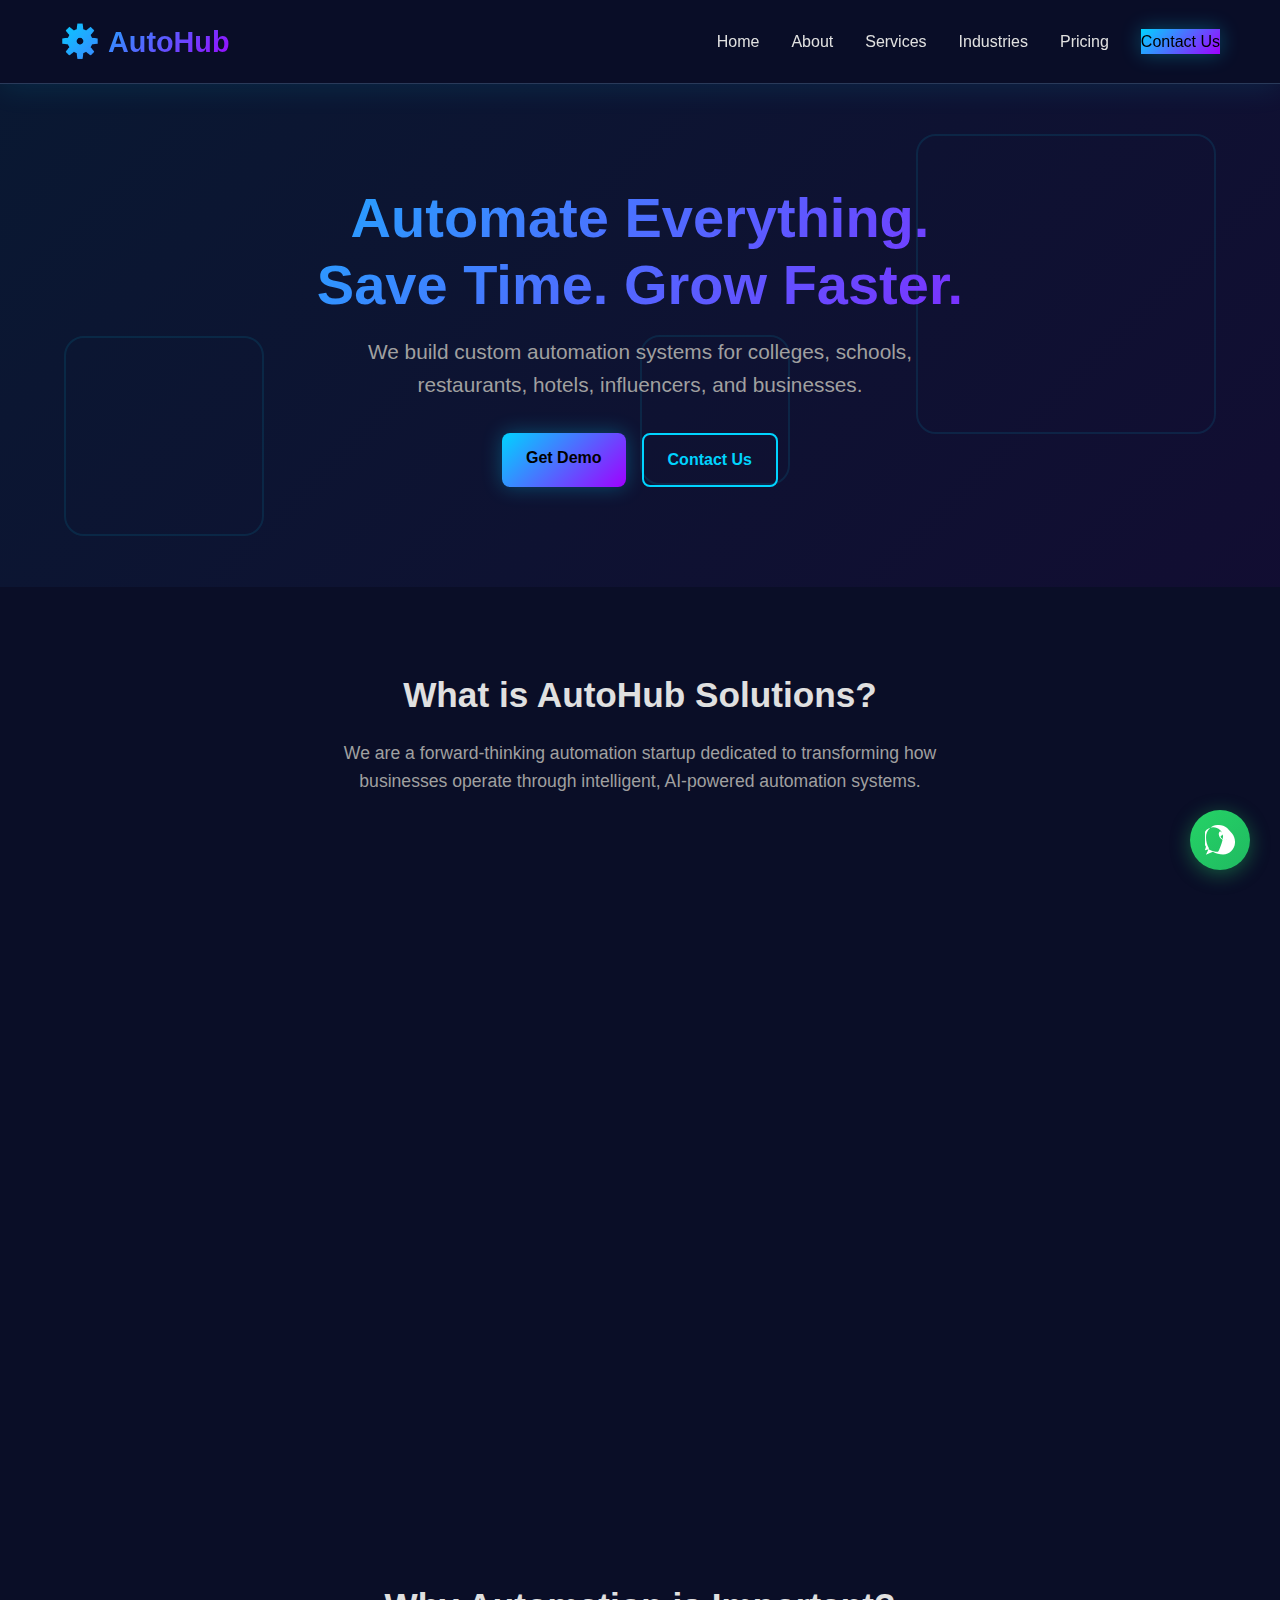
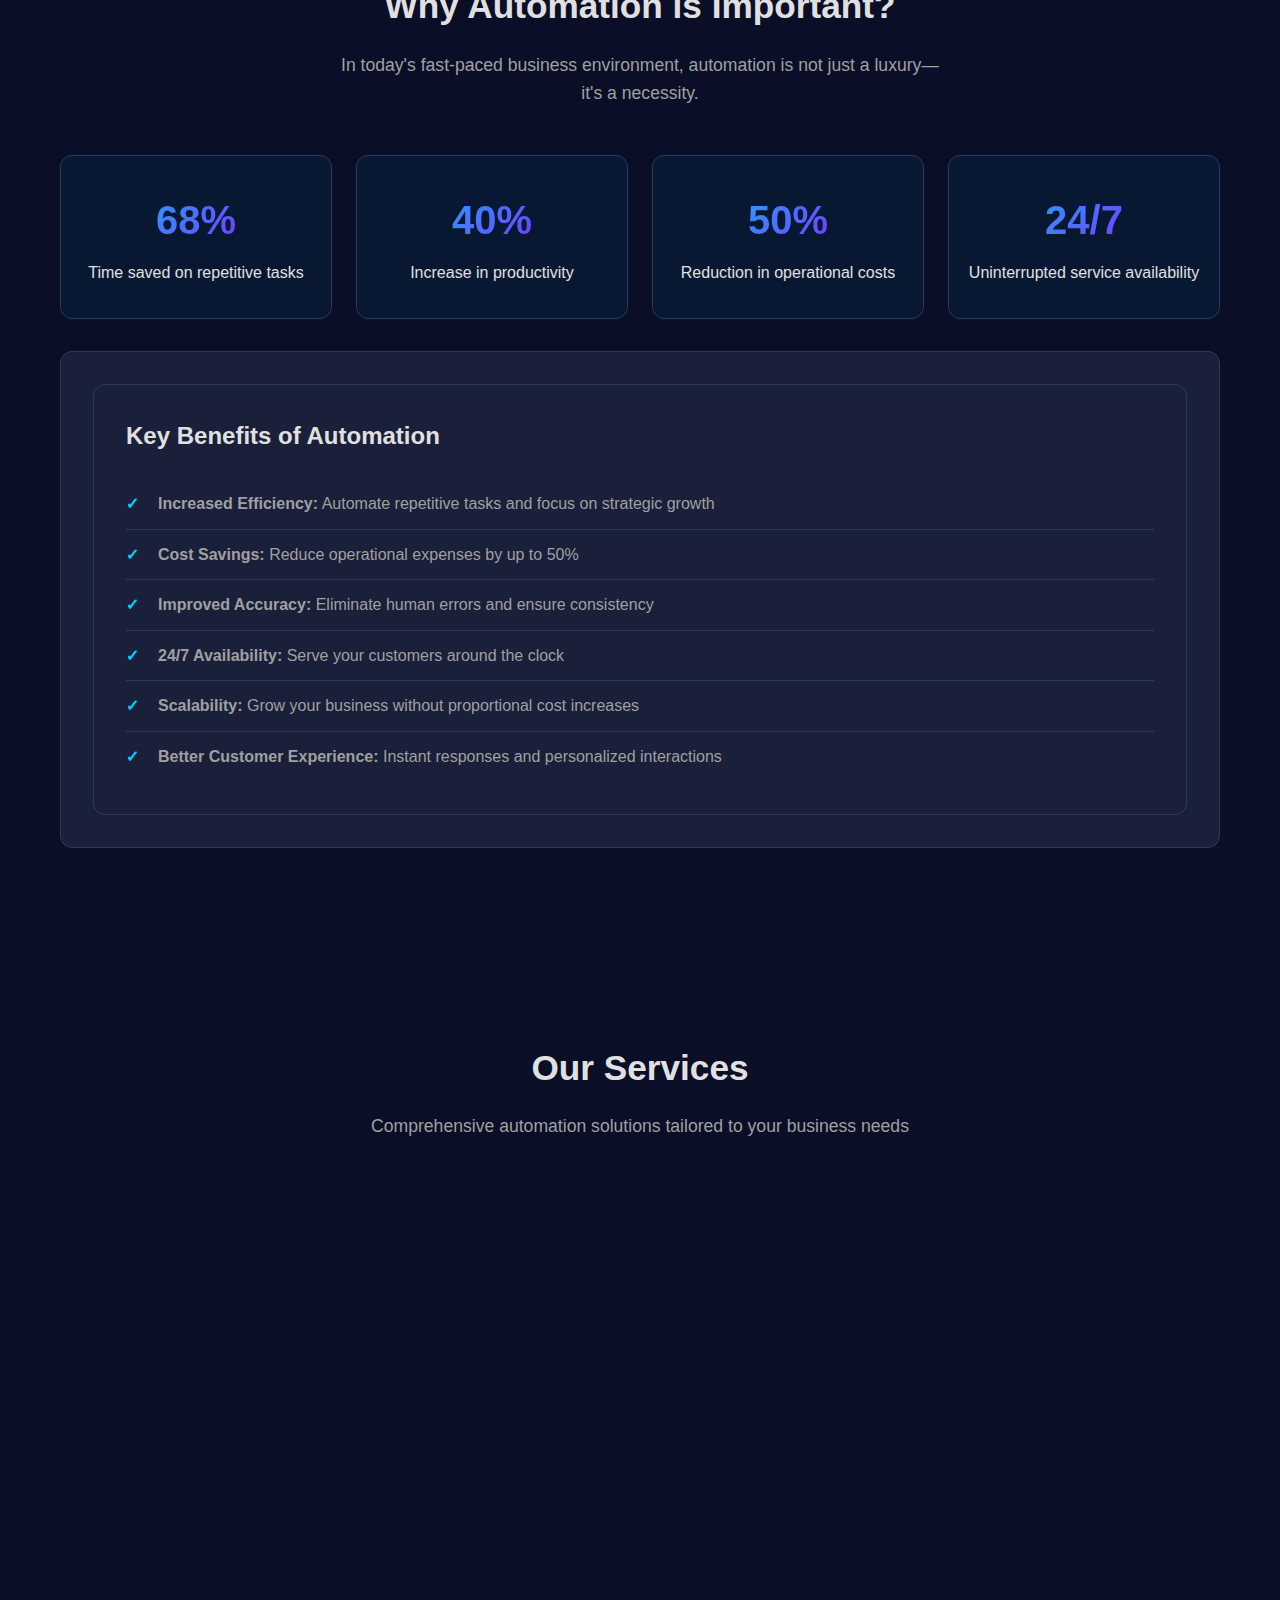
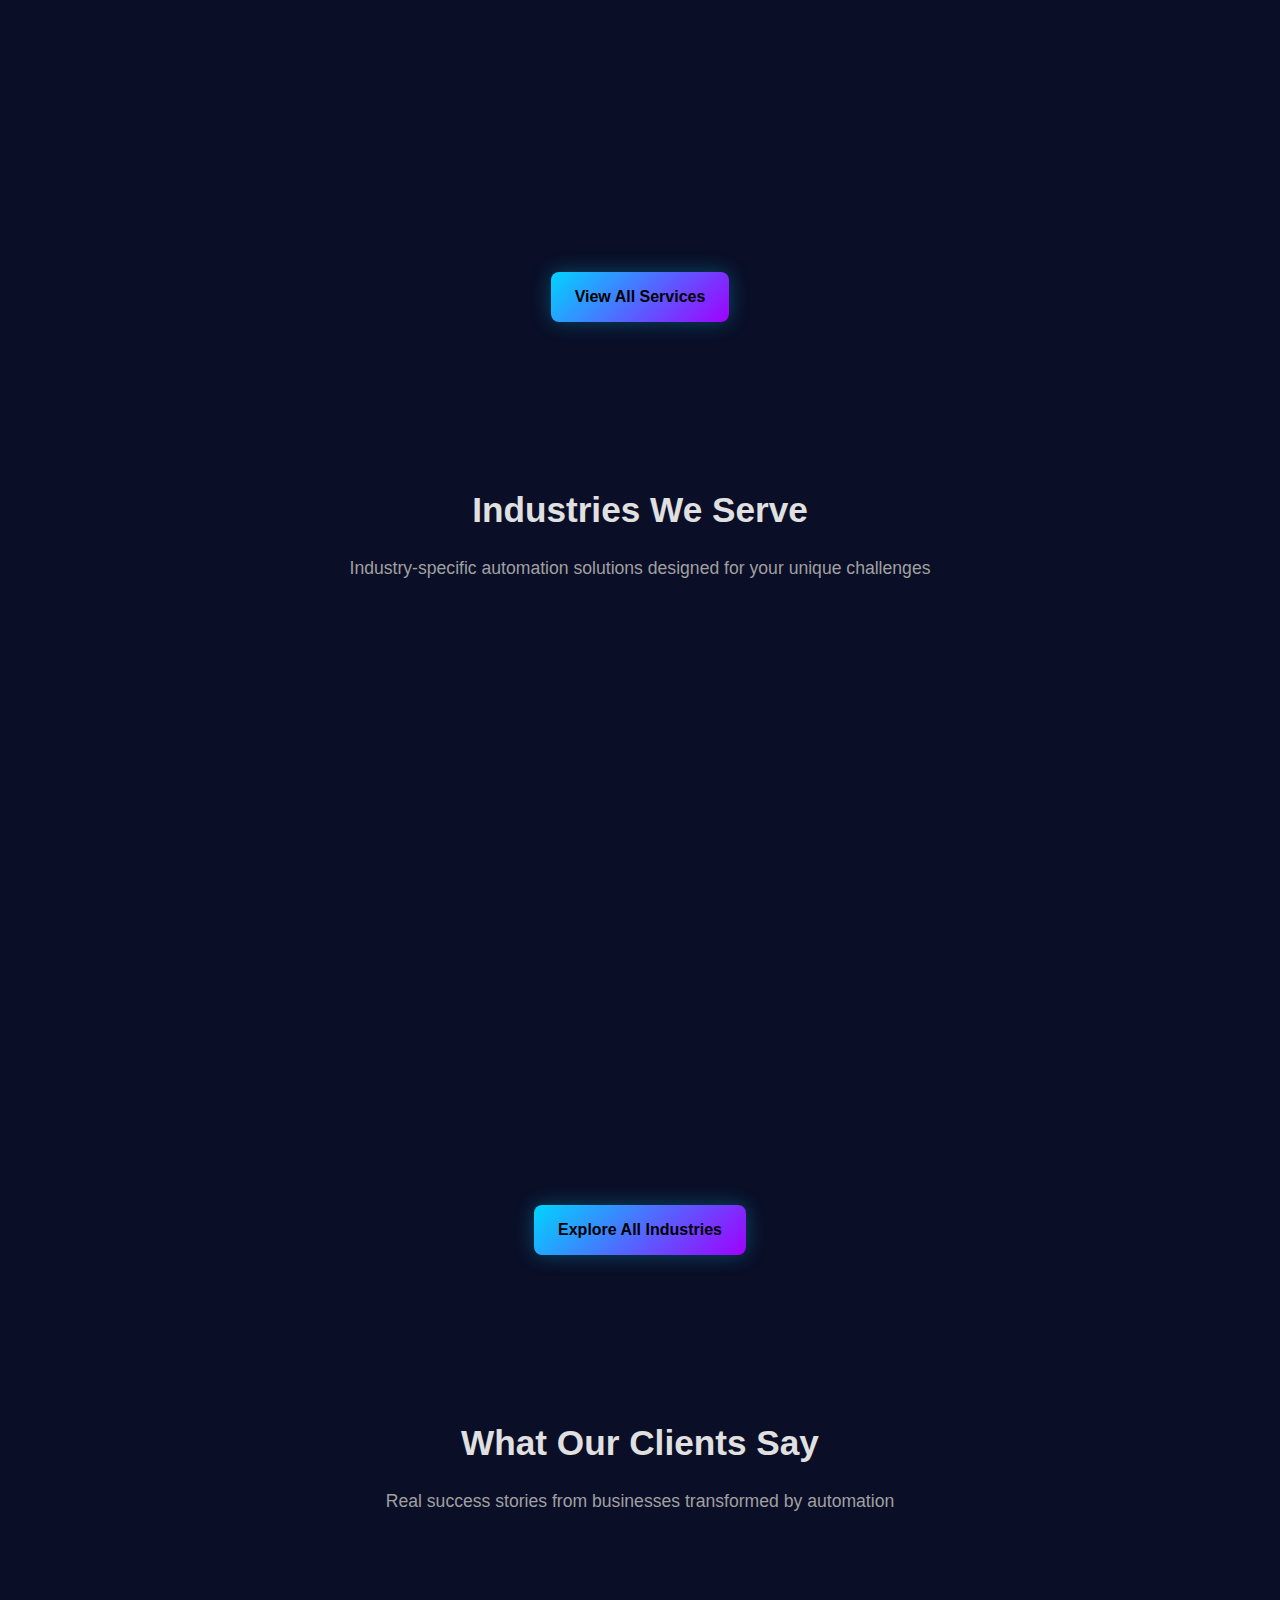
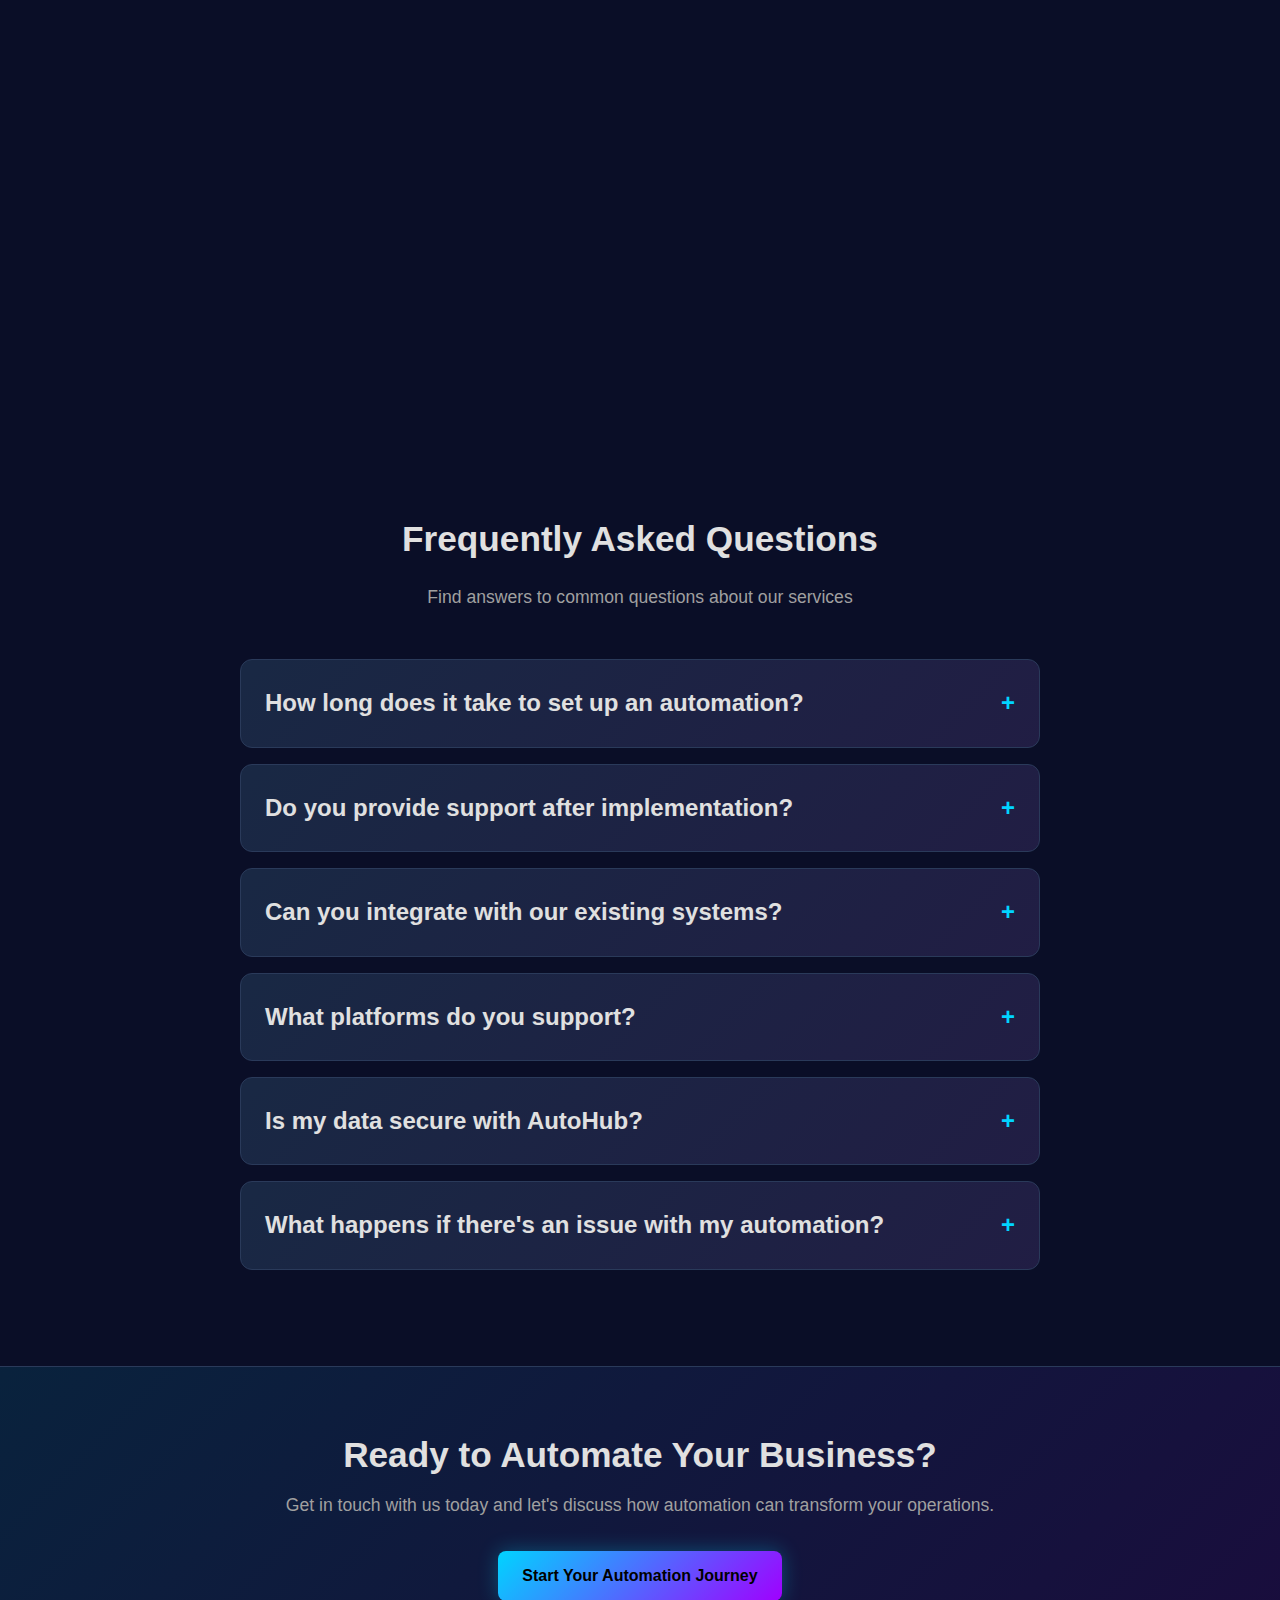
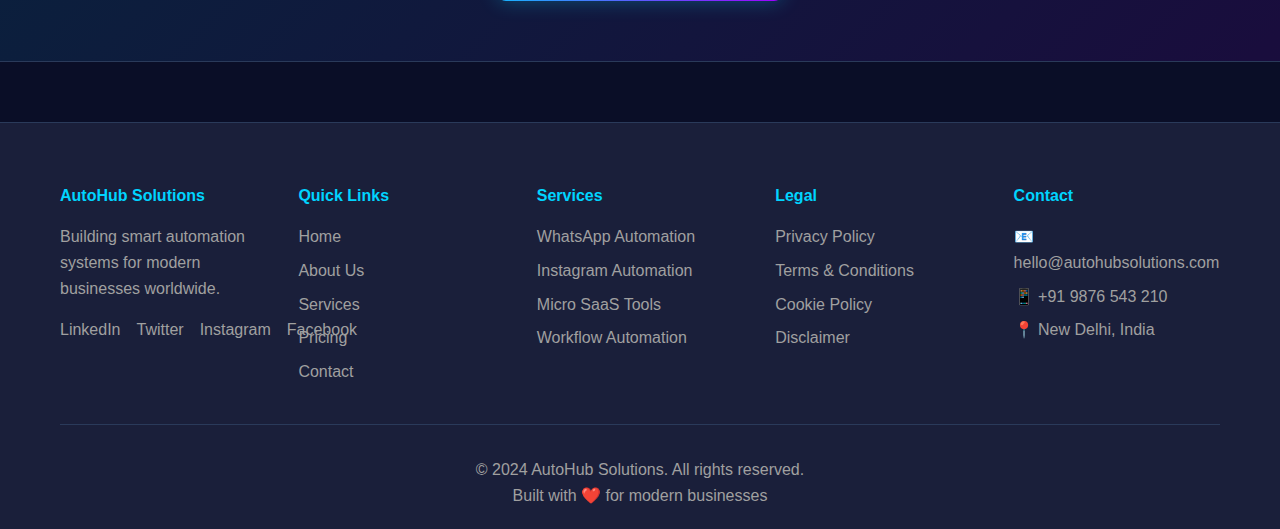
<file: index.html>
<!DOCTYPE html>
<html lang="en">
<head>
    <meta charset="UTF-8">
    <meta name="viewport" content="width=device-width, initial-scale=1.0">
    <meta name="description" content="AutoHub Solutions - Smart Automation for Modern Businesses. AI-powered and workflow-based automation systems for colleges, schools, restaurants, hotels, influencers, and businesses.">
    <meta name="keywords" content="automation, AI, WhatsApp bot, Instagram automation, workflow automation, business automation, chatbot">
    <meta property="og:title" content="AutoHub Solutions - Smart Automation for Modern Businesses">
    <meta property="og:description" content="We build custom automation systems for colleges, schools, restaurants, hotels, influencers, and businesses.">
    <meta property="og:type" content="website">
    <meta property="og:url" content="https://autohubsolutions.com">
    <meta property="og:image" content="/assets/og-image.png">
    <title>AutoHub Solutions - Smart Automation for Modern Businesses</title>
    <link rel="stylesheet" href="assets/styles.css">
    <link rel="stylesheet" href="assets/responsive.css">
</head>
<body>
    <!-- Navigation Header -->
    <header class="header sticky-header">
        <div class="container">
            <div class="nav-wrapper">
                <div class="logo">
                    <span class="logo-icon">⚙️</span>
                    <span class="logo-text">AutoHub</span>
                </div>
                
                <nav class="navbar">
                    <a href="#home" class="nav-link">Home</a>
                    <a href="about.html" class="nav-link">About</a>
                    <a href="services.html" class="nav-link">Services</a>
                    <a href="industries.html" class="nav-link">Industries</a>
                    <a href="pricing.html" class="nav-link">Pricing</a>
                    <a href="contact.html" class="nav-link btn-primary">Contact Us</a>
                </nav>

                <div class="menu-toggle">
                    <span></span>
                    <span></span>
                    <span></span>
                </div>
            </div>
        </div>
    </header>

    <!-- Mobile Menu -->
    <div class="mobile-menu">
        <a href="#home">Home</a>
        <a href="about.html">About</a>
        <a href="services.html">Services</a>
        <a href="industries.html">Industries</a>
        <a href="pricing.html">Pricing</a>
        <a href="contact.html">Contact Us</a>
    </div>

    <!-- Hero Section -->
    <section id="home" class="hero">
        <div class="hero-content">
            <h1 class="hero-title">Automate Everything.<br>Save Time. Grow Faster.</h1>
            <p class="hero-subtitle">We build custom automation systems for colleges, schools, restaurants, hotels, influencers, and businesses.</p>
            <div class="hero-buttons">
                <a href="contact.html" class="btn btn-primary">Get Demo</a>
                <a href="contact.html" class="btn btn-secondary">Contact Us</a>
            </div>
        </div>
        <div class="hero-background">
            <div class="floating-box box1"></div>
            <div class="floating-box box2"></div>
            <div class="floating-box box3"></div>
        </div>
    </section>

    <!-- What is AutoHub Solutions -->
    <section class="what-is-autohub">
        <div class="container">
            <h2>What is AutoHub Solutions?</h2>
            <p class="section-subtitle">We are a forward-thinking automation startup dedicated to transforming how businesses operate through intelligent, AI-powered automation systems.</p>
            
            <div class="features-grid">
                <div class="feature-card">
                    <div class="feature-icon">🤖</div>
                    <h3>AI-Powered Automation</h3>
                    <p>Cutting-edge AI technology that learns and adapts to your business needs.</p>
                </div>
                <div class="feature-card">
                    <div class="feature-icon">💬</div>
                    <h3>Multi-Platform Integration</h3>
                    <p>Seamlessly integrate WhatsApp, Instagram, and custom workflows.</p>
                </div>
                <div class="feature-card">
                    <div class="feature-icon">⚡</div>
                    <h3>Lightning Fast</h3>
                    <p>Real-time responses and instant automation triggers for better efficiency.</p>
                </div>
                <div class="feature-card">
                    <div class="feature-icon">🔒</div>
                    <h3>Secure & Reliable</h3>
                    <p>Enterprise-grade security with 99.9% uptime guarantee.</p>
                </div>
            </div>
        </div>
    </section>

    <!-- Why Automation -->
    <section class="why-automation">
        <div class="container">
            <h2>Why Automation is Important?</h2>
            <p class="section-subtitle">In today's fast-paced business environment, automation is not just a luxury—it's a necessity.</p>
            
            <div class="benefits-grid">
                <div class="benefit-item">
                    <div class="benefit-number">68%</div>
                    <p>Time saved on repetitive tasks</p>
                </div>
                <div class="benefit-item">
                    <div class="benefit-number">40%</div>
                    <p>Increase in productivity</p>
                </div>
                <div class="benefit-item">
                    <div class="benefit-number">50%</div>
                    <p>Reduction in operational costs</p>
                </div>
                <div class="benefit-item">
                    <div class="benefit-number">24/7</div>
                    <p>Uninterrupted service availability</p>
                </div>
            </div>

            <div class="benefits-list">
                <div class="benefit-content">
                    <h3>Key Benefits of Automation</h3>
                    <ul>
                        <li><strong>Increased Efficiency:</strong> Automate repetitive tasks and focus on strategic growth</li>
                        <li><strong>Cost Savings:</strong> Reduce operational expenses by up to 50%</li>
                        <li><strong>Improved Accuracy:</strong> Eliminate human errors and ensure consistency</li>
                        <li><strong>24/7 Availability:</strong> Serve your customers around the clock</li>
                        <li><strong>Scalability:</strong> Grow your business without proportional cost increases</li>
                        <li><strong>Better Customer Experience:</strong> Instant responses and personalized interactions</li>
                    </ul>
                </div>
            </div>
        </div>
    </section>

    <!-- Services Overview -->
    <section class="services-overview">
        <div class="container">
            <h2>Our Services</h2>
            <p class="section-subtitle">Comprehensive automation solutions tailored to your business needs</p>
            
            <div class="services-grid">
                <div class="service-card">
                    <div class="service-icon">💬</div>
                    <h3>WhatsApp Automation</h3>
                    <p>Create intelligent chatbots for customer engagement, lead generation, and support on WhatsApp.</p>
                    <a href="services.html#whatsapp" class="card-link">Learn More →</a>
                </div>
                <div class="service-card">
                    <div class="service-icon">📸</div>
                    <h3>Instagram Automation</h3>
                    <p>Automate DM replies, comments, and build Instagram sales flows for social commerce.</p>
                    <a href="services.html#instagram" class="card-link">Learn More →</a>
                </div>
                <div class="service-card">
                    <div class="service-icon">🛠️</div>
                    <h3>Micro SaaS Tools</h3>
                    <p>Custom-built tools for data automation, PDF processing, and image manipulation.</p>
                    <a href="services.html#saas" class="card-link">Learn More →</a>
                </div>
                <div class="service-card">
                    <div class="service-icon">🔄</div>
                    <h3>Workflow Automation</h3>
                    <p>Build complex workflows with n8n, CRM integrations, and database automations.</p>
                    <a href="services.html#workflow" class="card-link">Learn More →</a>
                </div>
            </div>

            <div class="services-cta">
                <a href="services.html" class="btn btn-primary">View All Services</a>
            </div>
        </div>
    </section>

    <!-- Industries We Serve -->
    <section class="industries-overview">
        <div class="container">
            <h2>Industries We Serve</h2>
            <p class="section-subtitle">Industry-specific automation solutions designed for your unique challenges</p>
            
            <div class="industries-grid">
                <div class="industry-card">
                    <div class="industry-icon">🎓</div>
                    <h3>Colleges & Universities</h3>
                    <p>Automate admissions, enquiries, and student support</p>
                </div>
                <div class="industry-card">
                    <div class="industry-icon">📚</div>
                    <h3>Schools</h3>
                    <p>Streamline communication and administrative tasks</p>
                </div>
                <div class="industry-card">
                    <div class="industry-icon">🍽️</div>
                    <h3>Restaurants</h3>
                    <p>Automate orders, reservations, and customer support</p>
                </div>
                <div class="industry-card">
                    <div class="industry-icon">🏨</div>
                    <h3>Hotels</h3>
                    <p>Streamline bookings, guest communication, and services</p>
                </div>
                <div class="industry-card">
                    <div class="industry-icon">⭐</div>
                    <h3>Influencers</h3>
                    <p>Automate fan engagement and product sales</p>
                </div>
                <div class="industry-card">
                    <div class="industry-icon">💼</div>
                    <h3>Small Businesses</h3>
                    <p>Scale operations with automated workflows</p>
                </div>
            </div>

            <div class="industries-cta">
                <a href="industries.html" class="btn btn-primary">Explore All Industries</a>
            </div>
        </div>
    </section>

    <!-- Testimonials -->
    <section class="testimonials">
        <div class="container">
            <h2>What Our Clients Say</h2>
            <p class="section-subtitle">Real success stories from businesses transformed by automation</p>
            
            <div class="testimonials-grid">
                <div class="testimonial-card">
                    <div class="stars">⭐⭐⭐⭐⭐</div>
                    <p>"AutoHub Solutions has completely transformed how we handle customer inquiries. Our response time improved by 80% and customer satisfaction is at an all-time high!"</p>
                    <div class="testimonial-author">
                        <div class="author-avatar">RG</div>
                        <div>
                            <p class="author-name">Rajesh Gupta</p>
                            <p class="author-title">CEO, Delhi Institute of Technology</p>
                        </div>
                    </div>
                </div>
                
                <div class="testimonial-card">
                    <div class="stars">⭐⭐⭐⭐⭐</div>
                    <p>"The WhatsApp automation system for our restaurant has increased our orders by 35%. It's simple, effective, and their support team is outstanding."</p>
                    <div class="testimonial-author">
                        <div class="author-avatar">AP</div>
                        <div>
                            <p class="author-name">Anil Patel</p>
                            <p class="author-title">Owner, Golden Spoon Restaurant</p>
                        </div>
                    </div>
                </div>
                
                <div class="testimonial-card">
                    <div class="stars">⭐⭐⭐⭐⭐</div>
                    <p>"As an influencer, managing DMs was overwhelming. AutoHub's Instagram automation helps me engage with thousands of followers automatically. Highly recommended!"</p>
                    <div class="testimonial-author">
                        <div class="author-avatar">SK</div>
                        <div>
                            <p class="author-name">Sophia Khan</p>
                            <p class="author-title">Fashion Influencer, 500K Followers</p>
                        </div>
                    </div>
                </div>
            </div>
        </div>
    </section>

    <!-- FAQ Section -->
    <section class="faq">
        <div class="container">
            <h2>Frequently Asked Questions</h2>
            <p class="section-subtitle">Find answers to common questions about our services</p>
            
            <div class="faq-container">
                <div class="faq-item">
                    <div class="faq-question">
                        <h3>How long does it take to set up an automation?</h3>
                        <span class="faq-toggle">+</span>
                    </div>
                    <div class="faq-answer">
                        <p>Most basic automations can be set up within 3-7 days. Complex workflows may take 2-4 weeks depending on requirements. We handle everything from planning to deployment.</p>
                    </div>
                </div>

                <div class="faq-item">
                    <div class="faq-question">
                        <h3>Do you provide support after implementation?</h3>
                        <span class="faq-toggle">+</span>
                    </div>
                    <div class="faq-answer">
                        <p>Absolutely! We provide 24/7 customer support for all our clients. Our team is always ready to help with issues, updates, and optimizations.</p>
                    </div>
                </div>

                <div class="faq-item">
                    <div class="faq-question">
                        <h3>Can you integrate with our existing systems?</h3>
                        <span class="faq-toggle">+</span>
                    </div>
                    <div class="faq-answer">
                        <p>Yes! We can integrate with most CRM, ERP, and business management systems. Our integration capability includes SAP, Salesforce, HubSpot, and many others.</p>
                    </div>
                </div>

                <div class="faq-item">
                    <div class="faq-question">
                        <h3>What platforms do you support?</h3>
                        <span class="faq-toggle">+</span>
                    </div>
                    <div class="faq-answer">
                        <p>We primarily work with WhatsApp, Instagram, n8n, Make.com, and various custom APIs. We can also build on other platforms based on your requirements.</p>
                    </div>
                </div>

                <div class="faq-item">
                    <div class="faq-question">
                        <h3>Is my data secure with AutoHub?</h3>
                        <span class="faq-toggle">+</span>
                    </div>
                    <div class="faq-answer">
                        <p>We follow industry-leading security standards with end-to-end encryption, regular backups, and compliance with GDPR and data protection regulations.</p>
                    </div>
                </div>

                <div class="faq-item">
                    <div class="faq-question">
                        <h3>What happens if there's an issue with my automation?</h3>
                        <span class="faq-toggle">+</span>
                    </div>
                    <div class="faq-answer">
                        <p>Our monitoring system detects issues in real-time. Our technical team responds immediately, and we have automatic failover systems to ensure minimal downtime.</p>
                    </div>
                </div>
            </div>
        </div>
    </section>

    <!-- Contact CTA -->
    <section class="contact-cta">
        <div class="container">
            <h2>Ready to Automate Your Business?</h2>
            <p>Get in touch with us today and let's discuss how automation can transform your operations.</p>
            <a href="contact.html" class="btn btn-primary">Start Your Automation Journey</a>
        </div>
    </section>

    <!-- Footer -->
    <footer class="footer">
        <div class="container">
            <div class="footer-content">
                <div class="footer-section">
                    <h4>AutoHub Solutions</h4>
                    <p>Building smart automation systems for modern businesses worldwide.</p>
                    <div class="social-links">
                        <a href="#" class="social-link">LinkedIn</a>
                        <a href="#" class="social-link">Twitter</a>
                        <a href="#" class="social-link">Instagram</a>
                        <a href="#" class="social-link">Facebook</a>
                    </div>
                </div>

                <div class="footer-section">
                    <h4>Quick Links</h4>
                    <a href="#home">Home</a>
                    <a href="about.html">About Us</a>
                    <a href="services.html">Services</a>
                    <a href="pricing.html">Pricing</a>
                    <a href="contact.html">Contact</a>
                </div>

                <div class="footer-section">
                    <h4>Services</h4>
                    <a href="services.html#whatsapp">WhatsApp Automation</a>
                    <a href="services.html#instagram">Instagram Automation</a>
                    <a href="services.html#saas">Micro SaaS Tools</a>
                    <a href="services.html#workflow">Workflow Automation</a>
                </div>

                <div class="footer-section">
                    <h4>Legal</h4>
                    <a href="privacy.html">Privacy Policy</a>
                    <a href="terms.html">Terms & Conditions</a>
                    <a href="#">Cookie Policy</a>
                    <a href="#">Disclaimer</a>
                </div>

                <div class="footer-section">
                    <h4>Contact</h4>
                    <p>📧 hello@autohubsolutions.com</p>
                    <p>📱 +91 9876 543 210</p>
                    <p>📍 New Delhi, India</p>
                </div>
            </div>

            <div class="footer-bottom">
                <p>&copy; 2024 AutoHub Solutions. All rights reserved.</p>
                <p>Built with ❤️ for modern businesses</p>
            </div>
        </div>
    </footer>

    <!-- WhatsApp Floating Button -->
    <a href="https://wa.me/919876543210?text=Hello%20AutoHub%20Solutions" class="whatsapp-float" target="_blank" title="Chat with us on WhatsApp">
        <svg viewBox="0 0 24 24" width="24" height="24" viewBox="0 0 24 24" fill="none" xmlns="http://www.w3.org/2000/svg">
            <path d="M17.6915026,2.4744748 C15.6693616,0.409779545 12.9581152,0 10.4147785,-0.0141124179 C5.07273955,0 0.842175885,4.32295703 0.82987144,9.80194705 C0.810572451,12.8911065 1.58788805,15.9081335 3.15823897,18.5267258 L0.734206151,23.7764652 L6.28823305,21.4161549 C8.75948108,22.8194131 11.5894429,23.5658196 14.4771816,23.5658196 L14.4859268,23.5658196 C19.8274143,23.5658196 24,19.2428682 24.0123452,13.7638778 C24.0247905,11.2215901 23.2474578,8.81938996 21.684104,6.8042819 Z M10.4147785,21.4948843 C7.87885541,21.4948843 5.40325349,20.8597064 3.27009876,19.6718694 L2.94418821,19.4832962 L-0.111225393,20.3143703 L0.777571362,17.3924969 L0.564141722,17.0686649 C-0.767156918,14.8010224 -1.35628269,12.1788908 -1.35628269,9.80194705 C-1.35628269,5.41607819 2.30761769,1.85024001 6.68926513,1.85024001 C8.65590326,1.86433213 10.5346531,2.61233544 11.9919532,3.95129713 C13.4492533,5.29025883 14.398597,7.11435927 14.4147785,9.04646842 C14.4009335,13.4323372 10.747269,21.4948843 10.4147785,21.4948843 Z M17.8678211,11.4744748 C17.6915026,11.3695121 16.6563168,10.8650326 16.4915026,10.8071989 C16.3266884,10.7493651 16.2104635,10.7203482 16.0942386,10.8971486 C15.9780137,11.0739489 15.5496661,11.5783006 15.4486956,11.7040463 C15.3477251,11.829792 15.2467546,11.844976 15.0704361,11.7400134 C14.8941176,11.6350507 14.2806957,11.4269137 13.5528542,10.7493651 C12.9935913,10.2294234 12.6115444,9.57982211 12.5105739,9.40284108 C12.4096034,9.22585905 12.5105739,9.11625338 12.6115444,9.01128913 C12.7035834,8.91632487 12.8141879,8.7473767 12.9151584,8.64590504 C13.0161289,8.54443338 13.0810775,8.47634177 13.1820479,8.47634177 C13.2830184,8.47634177 13.3739554,8.47634177 13.4485266,8.46353412 C13.5190787,8.45244626 13.6199227,8.4148671 13.7208633,8.28323386 C13.8218038,8.15160061 14.1546938,7.64726653 14.2556644,7.48029098 C14.3566349,7.31331544 14.2556644,7.18168219 14.1546938,7.07671794 C14.0537233,6.97175368 13.1820479,5.79649973 12.9951259,5.45526872 C12.8141879,5.12265506 12.6282215,5.17047589 12.4947339,5.17047589 C12.3743166,5.17047589 12.2540993,5.17047589 12.1338819,5.17047589 C12.0135646,5.17047589 11.8159621,5.2293096 11.6511478,5.40628839 C11.4863336,5.58326718 10.9970664,6.10018806 10.9970664,7.27565268 C10.9970664,8.45111729 11.6719246,9.57982211 11.7728951,9.70555781 C11.8738656,9.82987144 12.6115444,11.0149812 13.8277421,11.6140147 C14.0502326,11.7243101 14.2305117,11.7823657 14.371609,11.8187433 C14.5900231,11.8741119 14.8484151,11.8649307 15.0352038,11.76 C15.2487937,11.6350507 15.8619965,11.3695121 15.9630671,11.1215618 C16.0640376,10.8736116 16.0640376,10.6658345 15.9956314,10.6155099 C15.9272252,10.5651853 15.8110003,10.5360685 15.6595816,10.5009348 Z" fill="white"/>
        </svg>
    </a>

    <script src="assets/script.js"></script>
</body>
</html>
</file>
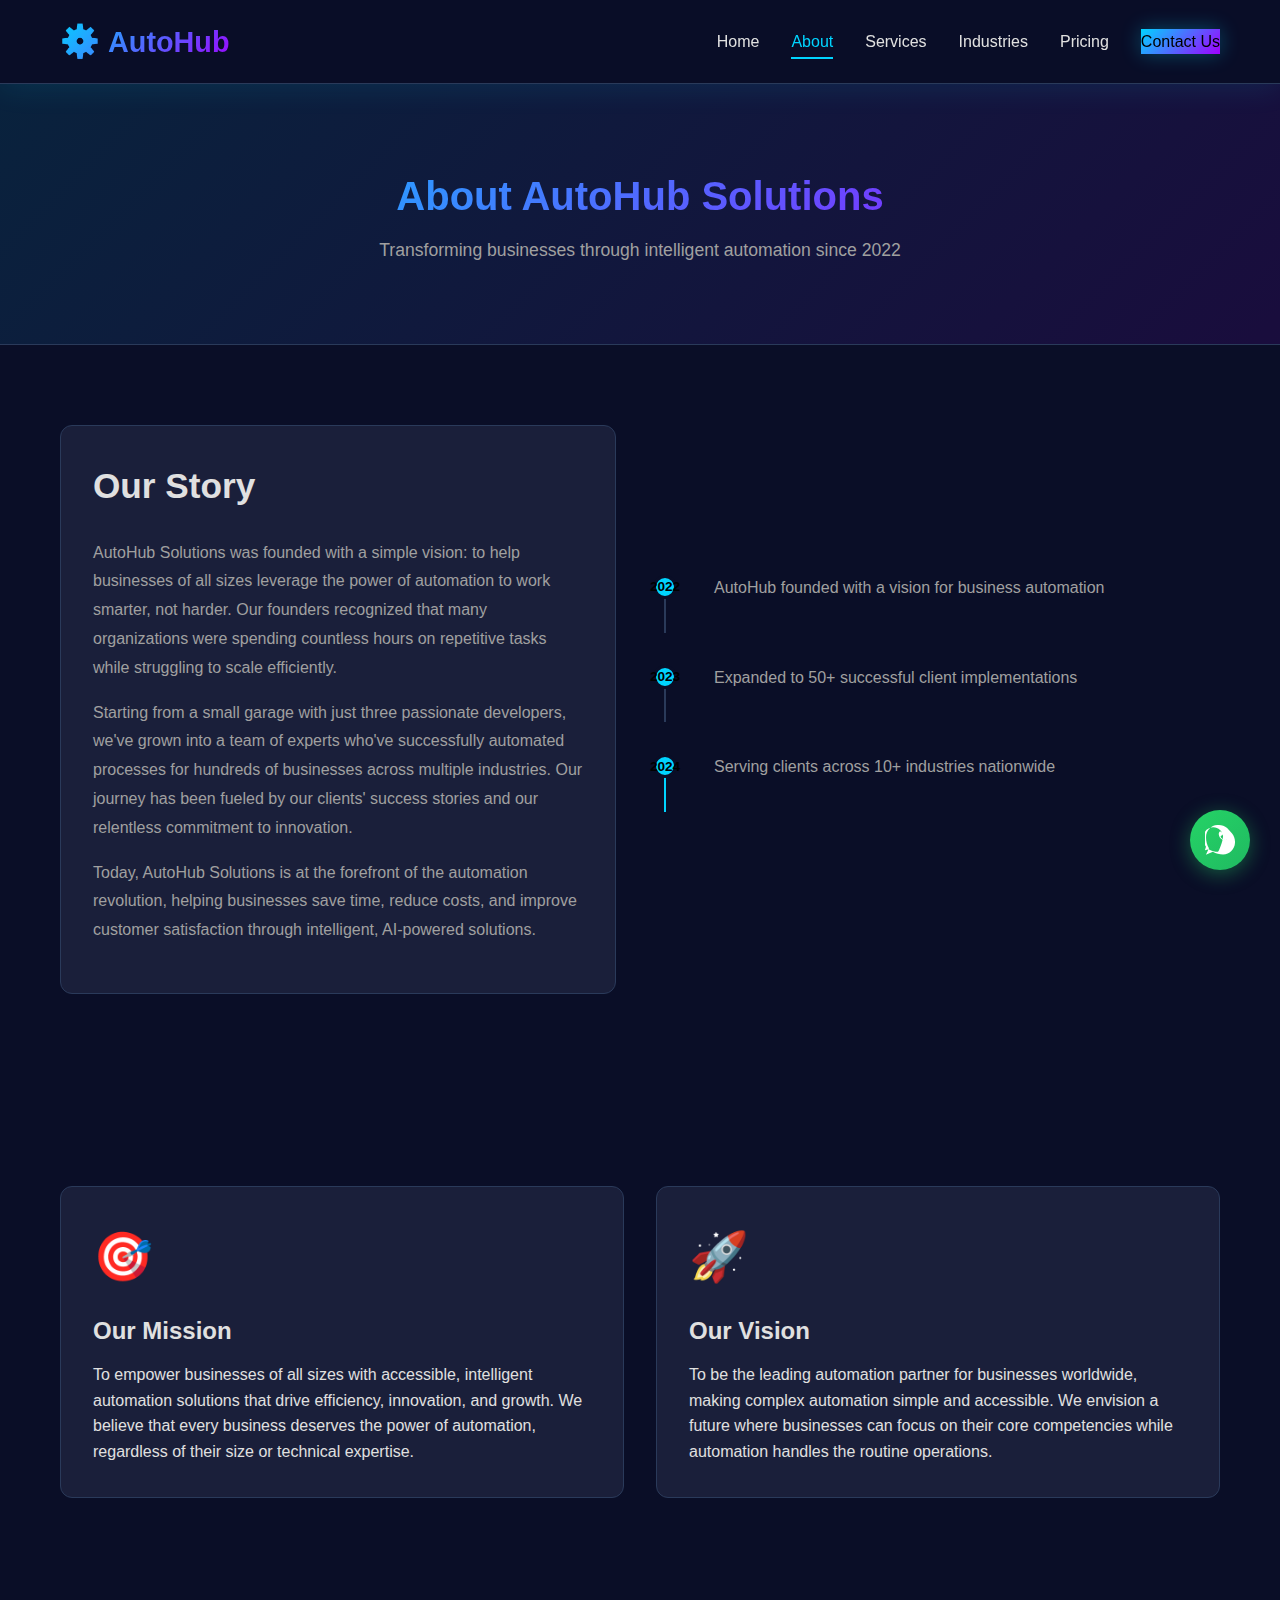
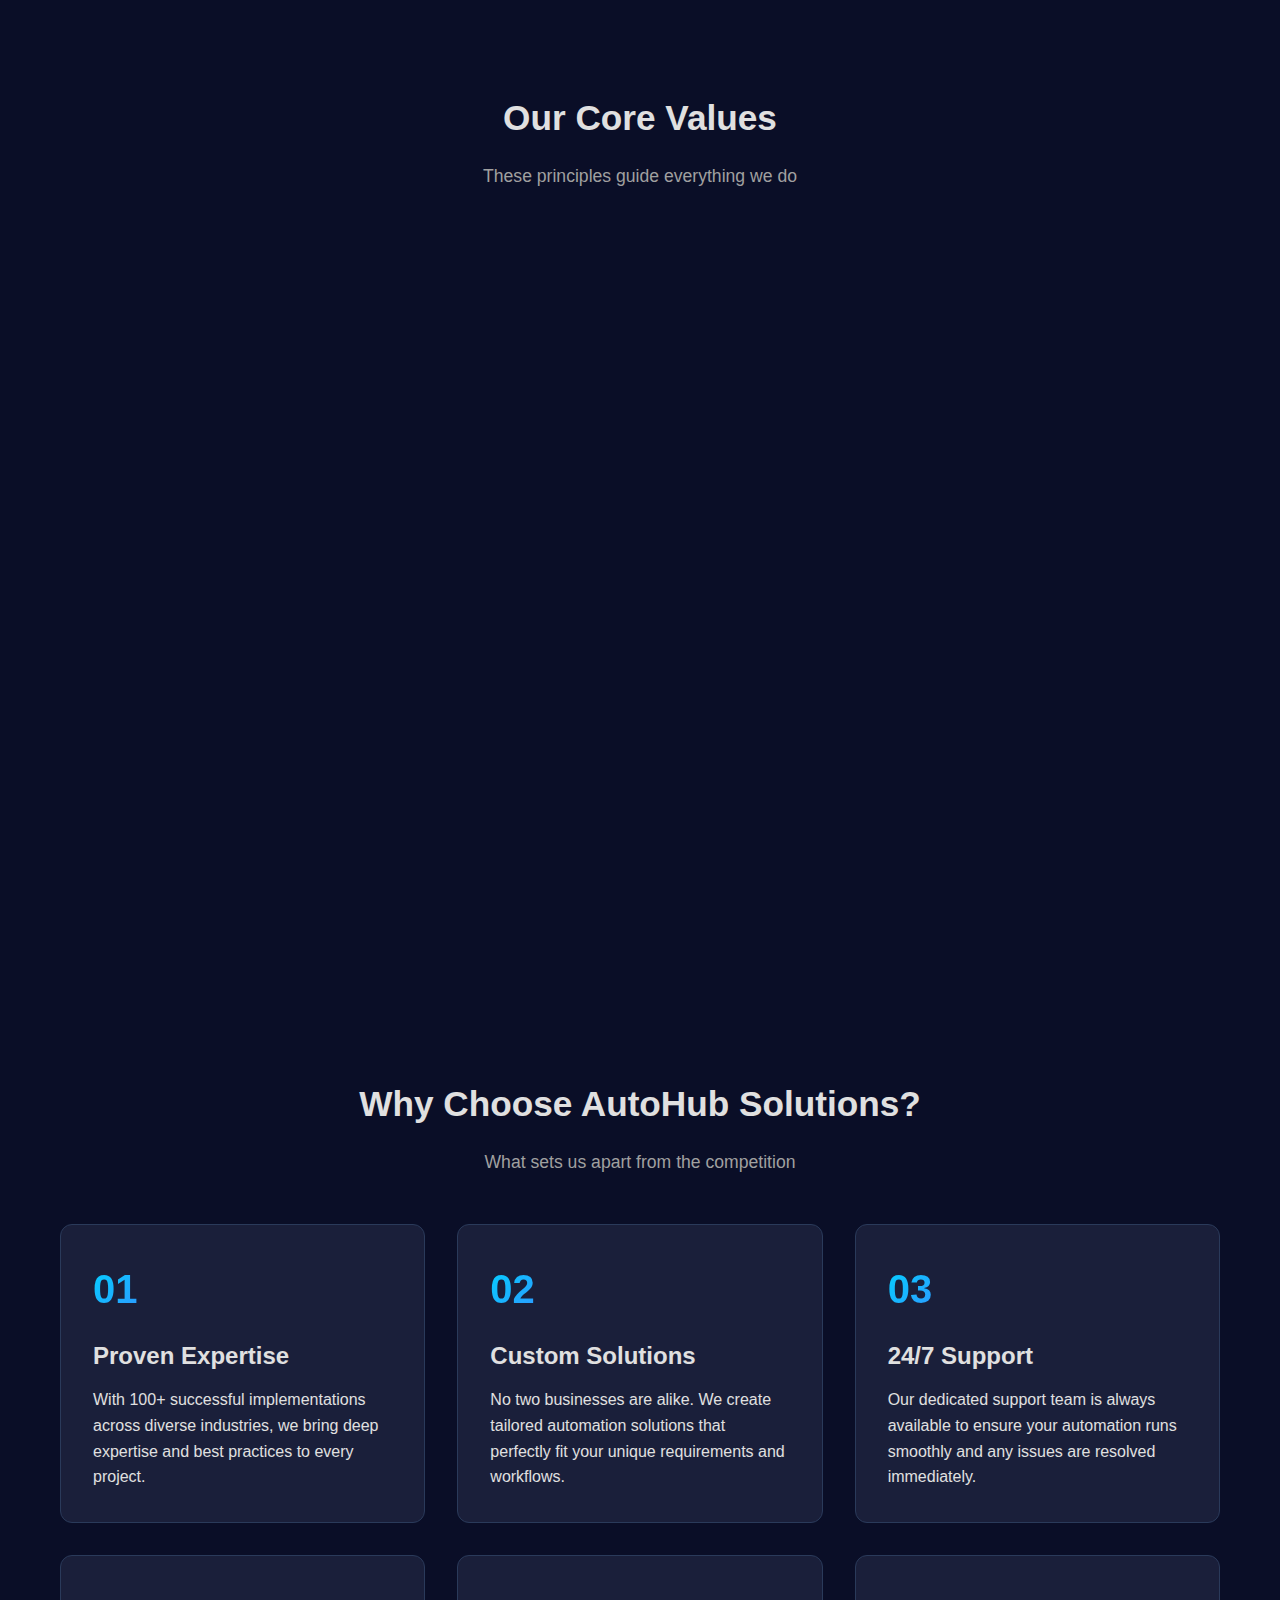
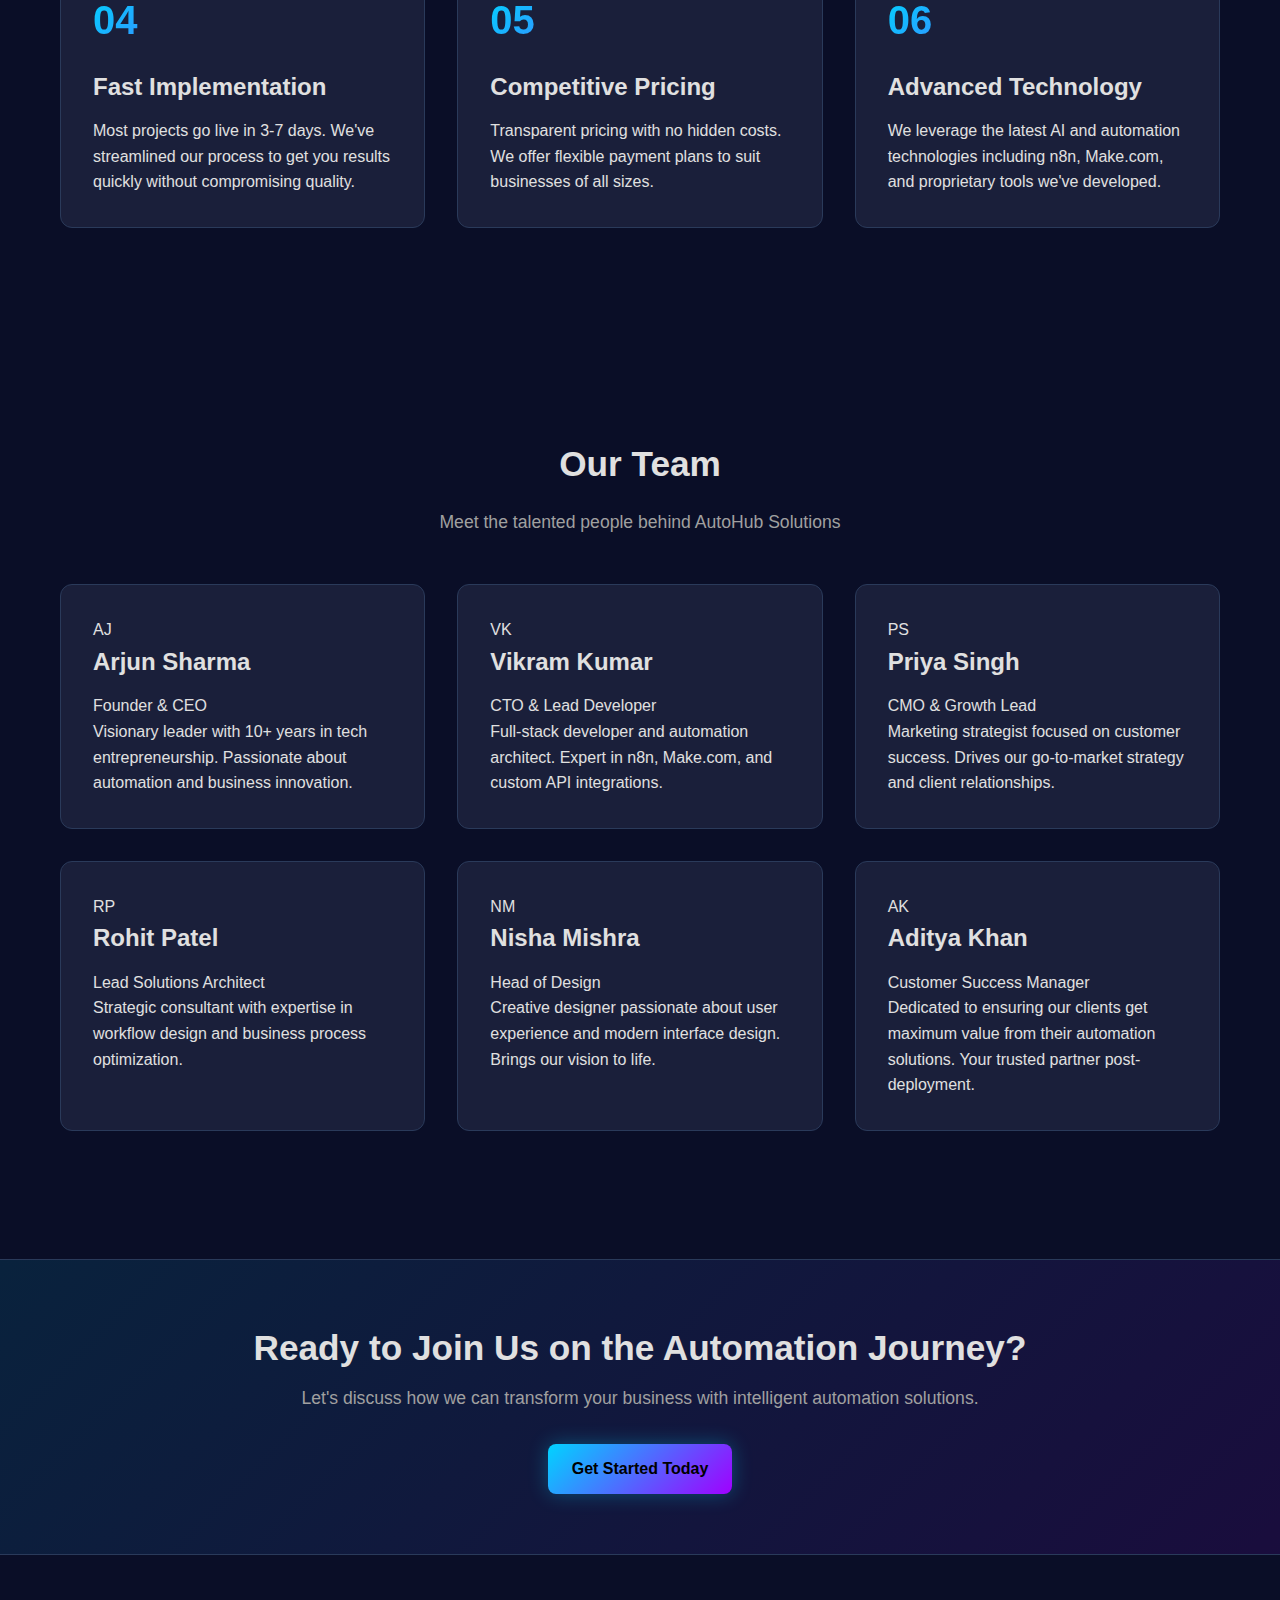
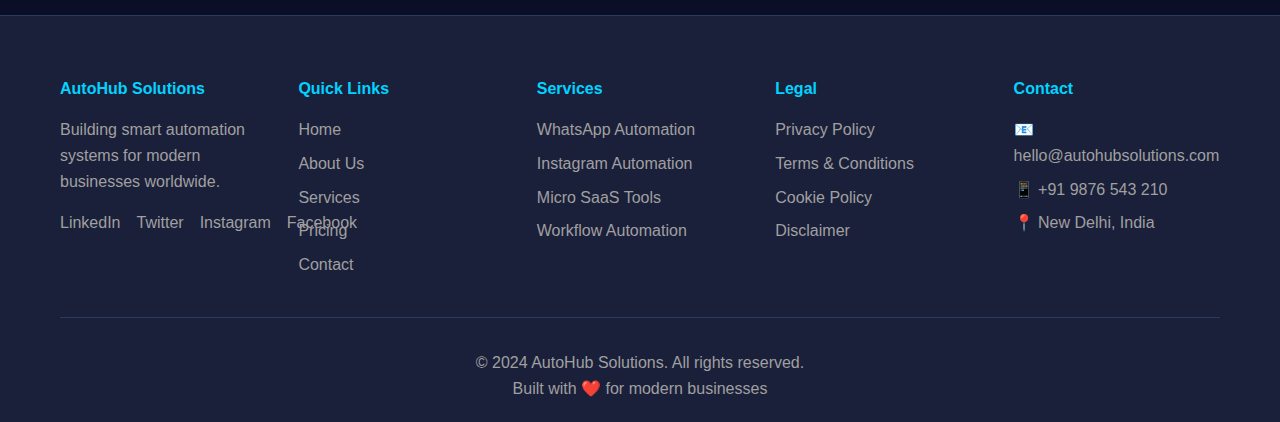
<file: about.html>
<!DOCTYPE html>
<html lang="en">
<head>
    <meta charset="UTF-8">
    <meta name="viewport" content="width=device-width, initial-scale=1.0">
    <meta name="description" content="Learn about AutoHub Solutions - Our mission, vision, values, and team dedicated to revolutionizing business automation.">
    <meta name="keywords" content="about AutoHub, automation company, business solutions, team">
    <meta property="og:title" content="About AutoHub Solutions">
    <meta property="og:description" content="Learn about our mission to revolutionize business automation with AI-powered solutions.">
    <title>About Us - AutoHub Solutions</title>
    <link rel="stylesheet" href="assets/styles.css">
    <link rel="stylesheet" href="assets/responsive.css">
</head>
<body>
    <!-- Navigation Header -->
    <header class="header sticky-header">
        <div class="container">
            <div class="nav-wrapper">
                <div class="logo">
                    <span class="logo-icon">⚙️</span>
                    <span class="logo-text">AutoHub</span>
                </div>
                
                <nav class="navbar">
                    <a href="index.html" class="nav-link">Home</a>
                    <a href="about.html" class="nav-link active">About</a>
                    <a href="services.html" class="nav-link">Services</a>
                    <a href="industries.html" class="nav-link">Industries</a>
                    <a href="pricing.html" class="nav-link">Pricing</a>
                    <a href="contact.html" class="nav-link btn-primary">Contact Us</a>
                </nav>

                <div class="menu-toggle">
                    <span></span>
                    <span></span>
                    <span></span>
                </div>
            </div>
        </div>
    </header>

    <!-- Mobile Menu -->
    <div class="mobile-menu">
        <a href="index.html">Home</a>
        <a href="about.html" class="active">About</a>
        <a href="services.html">Services</a>
        <a href="industries.html">Industries</a>
        <a href="pricing.html">Pricing</a>
        <a href="contact.html">Contact Us</a>
    </div>

    <!-- Hero Section -->
    <section class="page-hero">
        <div class="container">
            <h1>About AutoHub Solutions</h1>
            <p>Transforming businesses through intelligent automation since 2022</p>
        </div>
    </section>

    <!-- Story Section -->
    <section class="about-story">
        <div class="container">
            <div class="story-content">
                <div class="story-text">
                    <h2>Our Story</h2>
                    <p>AutoHub Solutions was founded with a simple vision: to help businesses of all sizes leverage the power of automation to work smarter, not harder. Our founders recognized that many organizations were spending countless hours on repetitive tasks while struggling to scale efficiently.</p>
                    <p>Starting from a small garage with just three passionate developers, we've grown into a team of experts who've successfully automated processes for hundreds of businesses across multiple industries. Our journey has been fueled by our clients' success stories and our relentless commitment to innovation.</p>
                    <p>Today, AutoHub Solutions is at the forefront of the automation revolution, helping businesses save time, reduce costs, and improve customer satisfaction through intelligent, AI-powered solutions.</p>
                </div>
                <div class="story-visual">
                    <div class="timeline">
                        <div class="timeline-item">
                            <div class="timeline-marker">2022</div>
                            <p>AutoHub founded with a vision for business automation</p>
                        </div>
                        <div class="timeline-item">
                            <div class="timeline-marker">2023</div>
                            <p>Expanded to 50+ successful client implementations</p>
                        </div>
                        <div class="timeline-item">
                            <div class="timeline-marker">2024</div>
                            <p>Serving clients across 10+ industries nationwide</p>
                        </div>
                    </div>
                </div>
            </div>
        </div>
    </section>

    <!-- Mission & Vision -->
    <section class="mission-vision">
        <div class="container">
            <div class="mission-vision-grid">
                <div class="mission-card">
                    <div class="card-icon">🎯</div>
                    <h3>Our Mission</h3>
                    <p>To empower businesses of all sizes with accessible, intelligent automation solutions that drive efficiency, innovation, and growth. We believe that every business deserves the power of automation, regardless of their size or technical expertise.</p>
                </div>

                <div class="vision-card">
                    <div class="card-icon">🚀</div>
                    <h3>Our Vision</h3>
                    <p>To be the leading automation partner for businesses worldwide, making complex automation simple and accessible. We envision a future where businesses can focus on their core competencies while automation handles the routine operations.</p>
                </div>
            </div>
        </div>
    </section>

    <!-- Values Section -->
    <section class="values">
        <div class="container">
            <h2>Our Core Values</h2>
            <p class="section-subtitle">These principles guide everything we do</p>

            <div class="values-grid">
                <div class="value-card">
                    <div class="value-icon">💡</div>
                    <h3>Innovation</h3>
                    <p>We constantly push boundaries and embrace new technologies to deliver cutting-edge automation solutions that keep our clients ahead of the curve.</p>
                </div>

                <div class="value-card">
                    <div class="value-icon">🤝</div>
                    <h3>Collaboration</h3>
                    <p>We work closely with our clients as partners, understanding their unique challenges and delivering customized solutions that truly make a difference.</p>
                </div>

                <div class="value-card">
                    <div class="value-icon">🎯</div>
                    <h3>Excellence</h3>
                    <p>We are committed to delivering exceptional quality in every project, every interaction, and every solution we provide.</p>
                </div>

                <div class="value-card">
                    <div class="value-icon">🔒</div>
                    <h3>Integrity</h3>
                    <p>We conduct our business with transparency, honesty, and accountability. Your trust is our most valuable asset.</p>
                </div>

                <div class="value-card">
                    <div class="value-icon">⚡</div>
                    <h3>Agility</h3>
                    <p>We adapt quickly to changing market conditions and client needs, ensuring our solutions remain relevant and effective.</p>
                </div>

                <div class="value-card">
                    <div class="value-icon">🌍</div>
                    <h3>Social Responsibility</h3>
                    <p>We believe in using technology for good, supporting sustainable business practices, and giving back to the communities we serve.</p>
                </div>
            </div>
        </div>
    </section>

    <!-- Why Choose Us -->
    <section class="why-choose-us">
        <div class="container">
            <h2>Why Choose AutoHub Solutions?</h2>
            <p class="section-subtitle">What sets us apart from the competition</p>

            <div class="reasons-grid">
                <div class="reason-card">
                    <div class="reason-number">01</div>
                    <h3>Proven Expertise</h3>
                    <p>With 100+ successful implementations across diverse industries, we bring deep expertise and best practices to every project.</p>
                </div>

                <div class="reason-card">
                    <div class="reason-number">02</div>
                    <h3>Custom Solutions</h3>
                    <p>No two businesses are alike. We create tailored automation solutions that perfectly fit your unique requirements and workflows.</p>
                </div>

                <div class="reason-card">
                    <div class="reason-number">03</div>
                    <h3>24/7 Support</h3>
                    <p>Our dedicated support team is always available to ensure your automation runs smoothly and any issues are resolved immediately.</p>
                </div>

                <div class="reason-card">
                    <div class="reason-number">04</div>
                    <h3>Fast Implementation</h3>
                    <p>Most projects go live in 3-7 days. We've streamlined our process to get you results quickly without compromising quality.</p>
                </div>

                <div class="reason-card">
                    <div class="reason-number">05</div>
                    <h3>Competitive Pricing</h3>
                    <p>Transparent pricing with no hidden costs. We offer flexible payment plans to suit businesses of all sizes.</p>
                </div>

                <div class="reason-card">
                    <div class="reason-number">06</div>
                    <h3>Advanced Technology</h3>
                    <p>We leverage the latest AI and automation technologies including n8n, Make.com, and proprietary tools we've developed.</p>
                </div>
            </div>
        </div>
    </section>

    <!-- Team Section -->
    <section class="team">
        <div class="container">
            <h2>Our Team</h2>
            <p class="section-subtitle">Meet the talented people behind AutoHub Solutions</p>

            <div class="team-grid">
                <div class="team-member">
                    <div class="member-avatar">AJ</div>
                    <h3>Arjun Sharma</h3>
                    <p class="member-role">Founder & CEO</p>
                    <p class="member-bio">Visionary leader with 10+ years in tech entrepreneurship. Passionate about automation and business innovation.</p>
                </div>

                <div class="team-member">
                    <div class="member-avatar">VK</div>
                    <h3>Vikram Kumar</h3>
                    <p class="member-role">CTO & Lead Developer</p>
                    <p class="member-bio">Full-stack developer and automation architect. Expert in n8n, Make.com, and custom API integrations.</p>
                </div>

                <div class="team-member">
                    <div class="member-avatar">PS</div>
                    <h3>Priya Singh</h3>
                    <p class="member-role">CMO & Growth Lead</p>
                    <p class="member-bio">Marketing strategist focused on customer success. Drives our go-to-market strategy and client relationships.</p>
                </div>

                <div class="team-member">
                    <div class="member-avatar">RP</div>
                    <h3>Rohit Patel</h3>
                    <p class="member-role">Lead Solutions Architect</p>
                    <p class="member-bio">Strategic consultant with expertise in workflow design and business process optimization.</p>
                </div>

                <div class="team-member">
                    <div class="member-avatar">NM</div>
                    <h3>Nisha Mishra</h3>
                    <p class="member-role">Head of Design</p>
                    <p class="member-bio">Creative designer passionate about user experience and modern interface design. Brings our vision to life.</p>
                </div>

                <div class="team-member">
                    <div class="member-avatar">AK</div>
                    <h3>Aditya Khan</h3>
                    <p class="member-role">Customer Success Manager</p>
                    <p class="member-bio">Dedicated to ensuring our clients get maximum value from their automation solutions. Your trusted partner post-deployment.</p>
                </div>
            </div>
        </div>
    </section>

    <!-- CTA Section -->
    <section class="contact-cta">
        <div class="container">
            <h2>Ready to Join Us on the Automation Journey?</h2>
            <p>Let's discuss how we can transform your business with intelligent automation solutions.</p>
            <a href="contact.html" class="btn btn-primary">Get Started Today</a>
        </div>
    </section>

    <!-- Footer -->
    <footer class="footer">
        <div class="container">
            <div class="footer-content">
                <div class="footer-section">
                    <h4>AutoHub Solutions</h4>
                    <p>Building smart automation systems for modern businesses worldwide.</p>
                    <div class="social-links">
                        <a href="#" class="social-link">LinkedIn</a>
                        <a href="#" class="social-link">Twitter</a>
                        <a href="#" class="social-link">Instagram</a>
                        <a href="#" class="social-link">Facebook</a>
                    </div>
                </div>

                <div class="footer-section">
                    <h4>Quick Links</h4>
                    <a href="index.html">Home</a>
                    <a href="about.html">About Us</a>
                    <a href="services.html">Services</a>
                    <a href="pricing.html">Pricing</a>
                    <a href="contact.html">Contact</a>
                </div>

                <div class="footer-section">
                    <h4>Services</h4>
                    <a href="services.html#whatsapp">WhatsApp Automation</a>
                    <a href="services.html#instagram">Instagram Automation</a>
                    <a href="services.html#saas">Micro SaaS Tools</a>
                    <a href="services.html#workflow">Workflow Automation</a>
                </div>

                <div class="footer-section">
                    <h4>Legal</h4>
                    <a href="privacy.html">Privacy Policy</a>
                    <a href="terms.html">Terms & Conditions</a>
                    <a href="#">Cookie Policy</a>
                    <a href="#">Disclaimer</a>
                </div>

                <div class="footer-section">
                    <h4>Contact</h4>
                    <p>📧 hello@autohubsolutions.com</p>
                    <p>📱 +91 9876 543 210</p>
                    <p>📍 New Delhi, India</p>
                </div>
            </div>

            <div class="footer-bottom">
                <p>&copy; 2024 AutoHub Solutions. All rights reserved.</p>
                <p>Built with ❤️ for modern businesses</p>
            </div>
        </div>
    </footer>

    <!-- WhatsApp Floating Button -->
    <a href="https://wa.me/919876543210?text=Hello%20AutoHub%20Solutions" class="whatsapp-float" target="_blank" title="Chat with us on WhatsApp">
        <svg viewBox="0 0 24 24" width="24" height="24" viewBox="0 0 24 24" fill="none" xmlns="http://www.w3.org/2000/svg">
            <path d="M17.6915026,2.4744748 C15.6693616,0.409779545 12.9581152,0 10.4147785,-0.0141124179 C5.07273955,0 0.842175885,4.32295703 0.82987144,9.80194705 C0.810572451,12.8911065 1.58788805,15.9081335 3.15823897,18.5267258 L0.734206151,23.7764652 L6.28823305,21.4161549 C8.75948108,22.8194131 11.5894429,23.5658196 14.4771816,23.5658196 L14.4859268,23.5658196 C19.8274143,23.5658196 24,19.2428682 24.0123452,13.7638778 C24.0247905,11.2215901 23.2474578,8.81938996 21.684104,6.8042819 Z M10.4147785,21.4948843 C7.87885541,21.4948843 5.40325349,20.8597064 3.27009876,19.6718694 L2.94418821,19.4832962 L-0.111225393,20.3143703 L0.777571362,17.3924969 L0.564141722,17.0686649 C-0.767156918,14.8010224 -1.35628269,12.1788908 -1.35628269,9.80194705 C-1.35628269,5.41607819 2.30761769,1.85024001 6.68926513,1.85024001 C8.65590326,1.86433213 10.5346531,2.61233544 11.9919532,3.95129713 C13.4492533,5.29025883 14.398597,7.11435927 14.4147785,9.04646842 C14.4009335,13.4323372 10.747269,21.4948843 10.4147785,21.4948843 Z M17.8678211,11.4744748 C17.6915026,11.3695121 16.6563168,10.8650326 16.4915026,10.8071989 C16.3266884,10.7493651 16.2104635,10.7203482 16.0942386,10.8971486 C15.9780137,11.0739489 15.5496661,11.5783006 15.4486956,11.7040463 C15.3477251,11.829792 15.2467546,11.844976 15.0704361,11.7400134 C14.8941176,11.6350507 14.2806957,11.4269137 13.5528542,10.7493651 C12.9935913,10.2294234 12.6115444,9.57982211 12.5105739,9.40284108 C12.4096034,9.22585905 12.5105739,9.11625338 12.6115444,9.01128913 C12.7035834,8.91632487 12.8141879,8.7473767 12.9151584,8.64590504 C13.0161289,8.54443338 13.0810775,8.47634177 13.1820479,8.47634177 C13.2830184,8.47634177 13.3739554,8.47634177 13.4485266,8.46353412 C13.5190787,8.45244626 13.6199227,8.4148671 13.7208633,8.28323386 C13.8218038,8.15160061 14.1546938,7.64726653 14.2556644,7.48029098 C14.3566349,7.31331544 14.2556644,7.18168219 14.1546938,7.07671794 C14.0537233,6.97175368 13.1820479,5.79649973 12.9951259,5.45526872 C12.8141879,5.12265506 12.6282215,5.17047589 12.4947339,5.17047589 C12.3743166,5.17047589 12.2540993,5.17047589 12.1338819,5.17047589 C12.0135646,5.17047589 11.8159621,5.2293096 11.6511478,5.40628839 C11.4863336,5.58326718 10.9970664,6.10018806 10.9970664,7.27565268 C10.9970664,8.45111729 11.6719246,9.57982211 11.7728951,9.70555781 C11.8738656,9.82987144 12.6115444,11.0149812 13.8277421,11.6140147 C14.0502326,11.7243101 14.2305117,11.7823657 14.371609,11.8187433 C14.5900231,11.8741119 14.8484151,11.8649307 15.0352038,11.76 C15.2487937,11.6350507 15.8619965,11.3695121 15.9630671,11.1215618 C16.0640376,10.8736116 16.0640376,10.6658345 15.9956314,10.6155099 C15.9272252,10.5651853 15.8110003,10.5360685 15.6595816,10.5009348 Z" fill="white"/>
        </svg>
    </a>

    <script src="assets/script.js"></script>
</body>
</html>
</file>
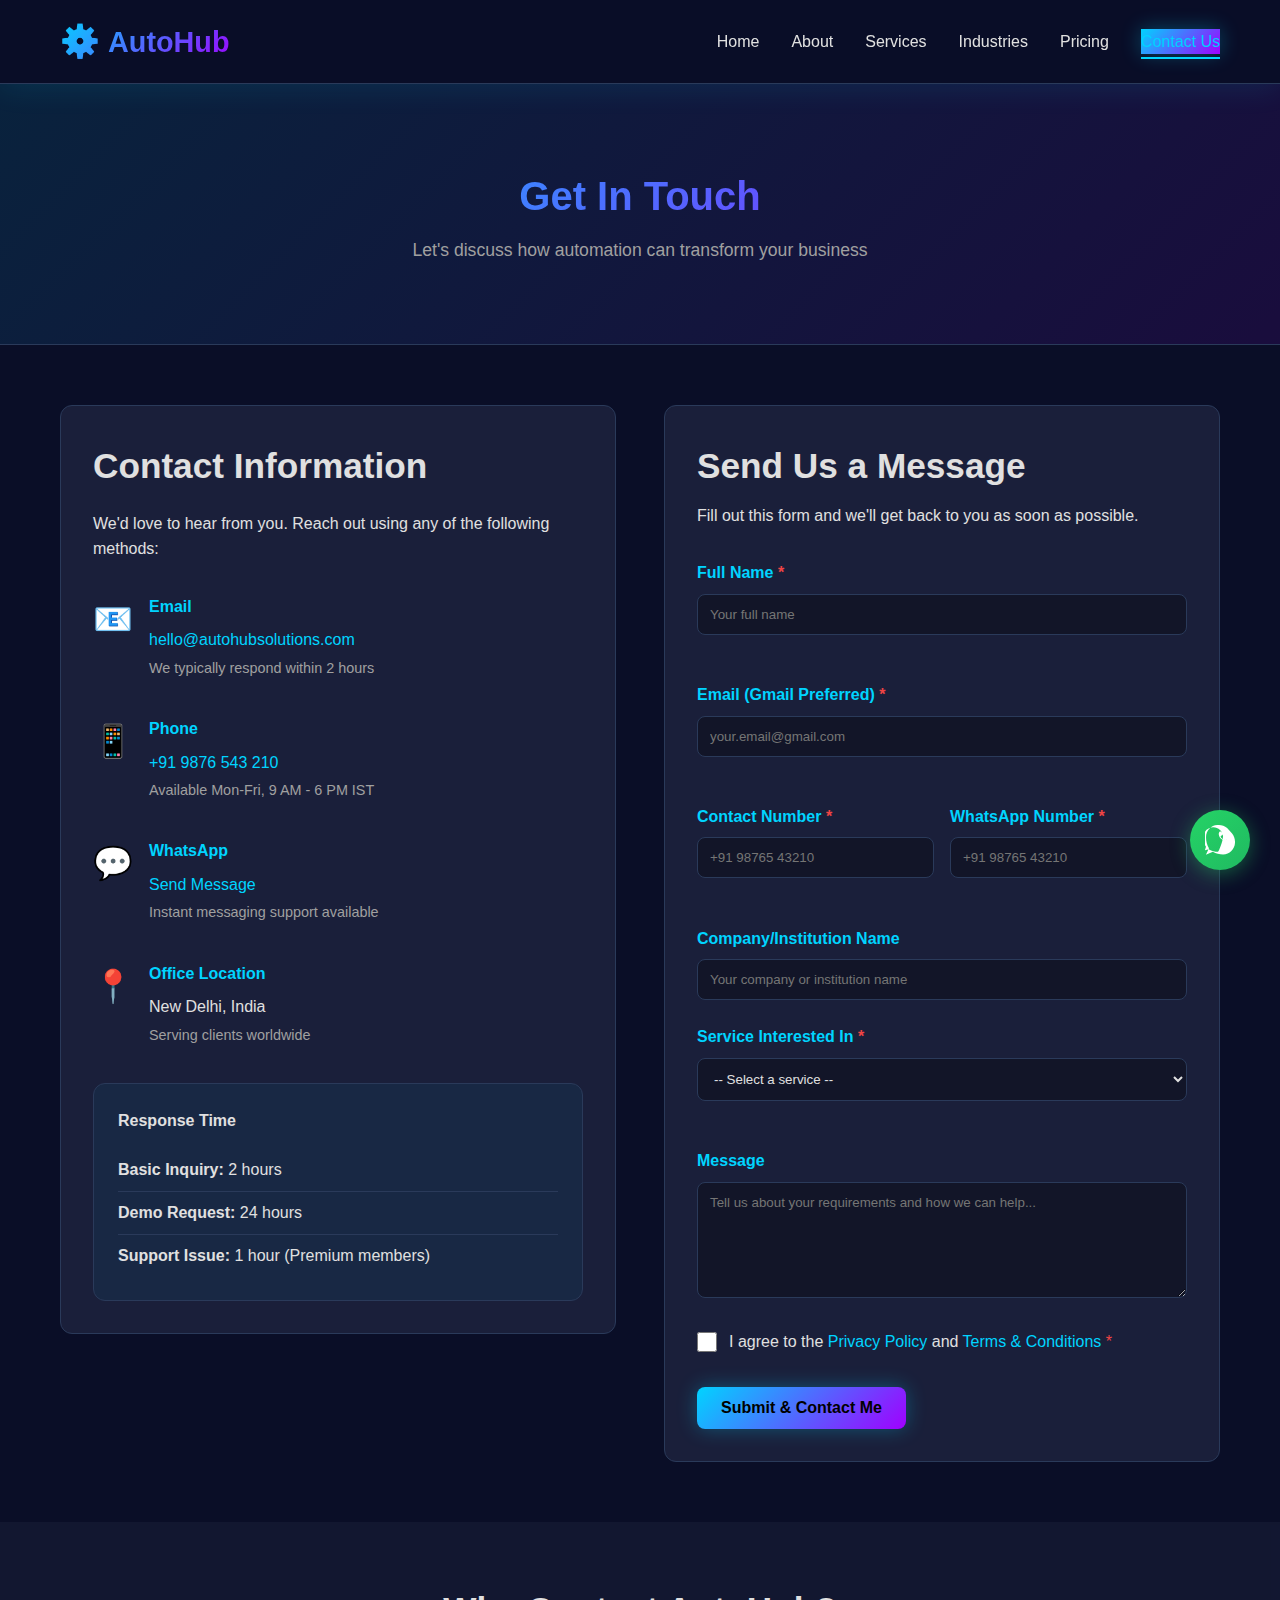
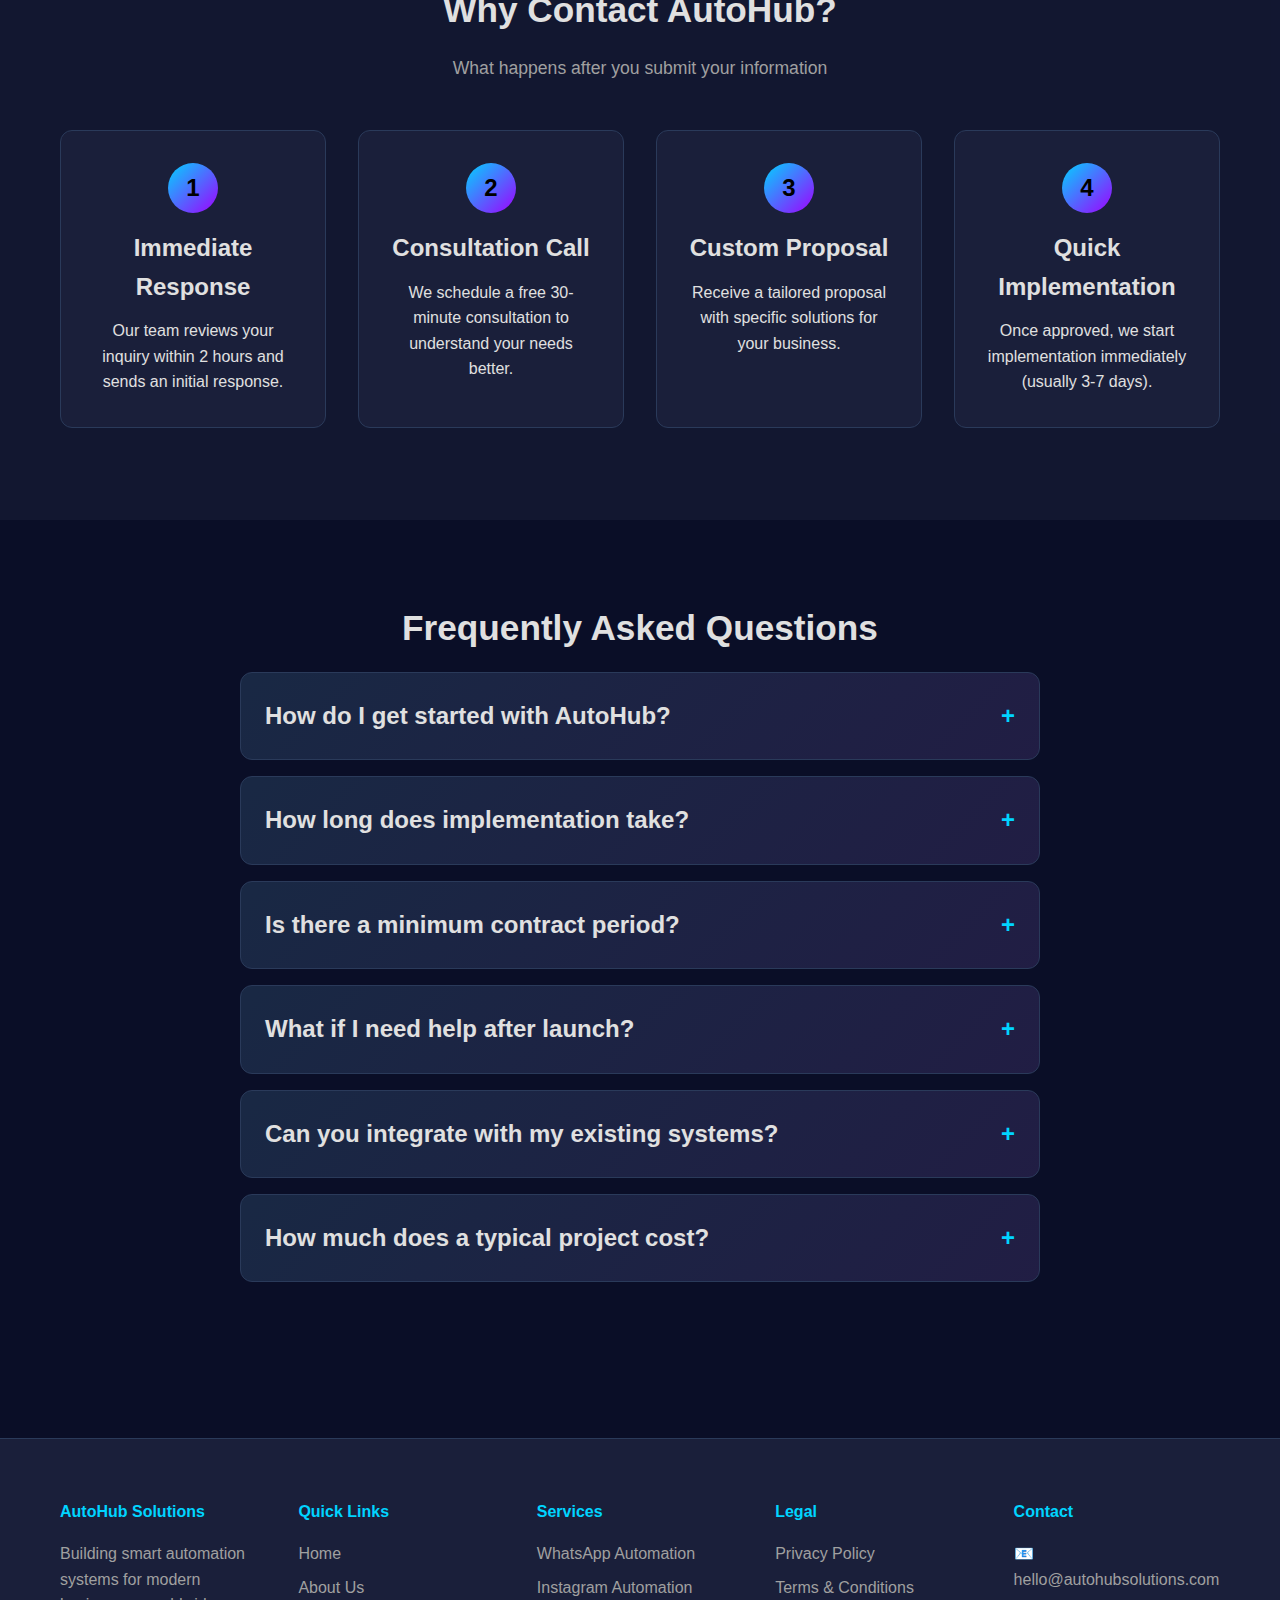
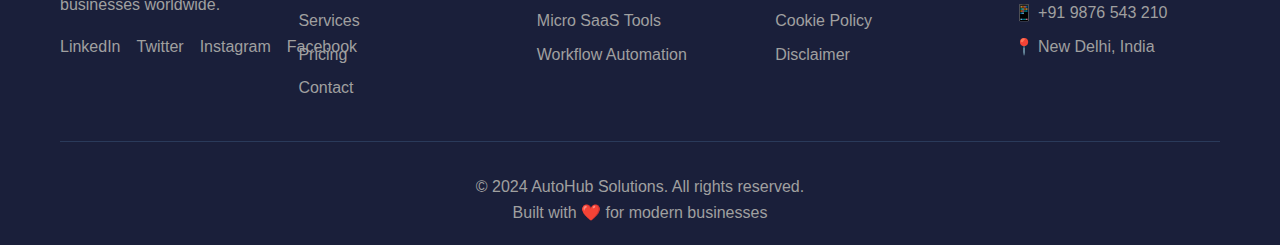
<file: contact.html>
<!DOCTYPE html>
<html lang="en">
<head>
    <meta charset="UTF-8">
    <meta name="viewport" content="width=device-width, initial-scale=1.0">
    <meta name="description" content="Contact AutoHub Solutions - Get in touch with our team for automation solutions and consultations.">
    <meta name="keywords" content="contact, support, consultation, automation, lead form">
    <meta property="og:title" content="Contact Us - AutoHub Solutions">
    <meta property="og:description" content="Reach out to AutoHub Solutions for your automation needs.">
    <title>Contact Us - AutoHub Solutions</title>
    <link rel="stylesheet" href="assets/styles.css">
    <link rel="stylesheet" href="assets/responsive.css">
</head>
<body>
    <!-- Navigation Header -->
    <header class="header sticky-header">
        <div class="container">
            <div class="nav-wrapper">
                <div class="logo">
                    <span class="logo-icon">⚙️</span>
                    <span class="logo-text">AutoHub</span>
                </div>
                
                <nav class="navbar">
                    <a href="index.html" class="nav-link">Home</a>
                    <a href="about.html" class="nav-link">About</a>
                    <a href="services.html" class="nav-link">Services</a>
                    <a href="industries.html" class="nav-link">Industries</a>
                    <a href="pricing.html" class="nav-link">Pricing</a>
                    <a href="contact.html" class="nav-link active btn-primary">Contact Us</a>
                </nav>

                <div class="menu-toggle">
                    <span></span>
                    <span></span>
                    <span></span>
                </div>
            </div>
        </div>
    </header>

    <!-- Mobile Menu -->
    <div class="mobile-menu">
        <a href="index.html">Home</a>
        <a href="about.html">About</a>
        <a href="services.html">Services</a>
        <a href="industries.html">Industries</a>
        <a href="pricing.html">Pricing</a>
        <a href="contact.html" class="active">Contact Us</a>
    </div>

    <!-- Hero Section -->
    <section class="page-hero">
        <div class="container">
            <h1>Get In Touch</h1>
            <p>Let's discuss how automation can transform your business</p>
        </div>
    </section>

    <!-- Contact Section -->
    <section class="contact-section">
        <div class="container">
            <div class="contact-wrapper">
                <!-- Contact Information -->
                <div class="contact-info">
                    <h2>Contact Information</h2>
                    <p>We'd love to hear from you. Reach out using any of the following methods:</p>

                    <div class="contact-details">
                        <div class="contact-item">
                            <div class="contact-icon">📧</div>
                            <div class="contact-text">
                                <h4>Email</h4>
                                <p><a href="mailto:hello@autohubsolutions.com">hello@autohubsolutions.com</a></p>
                                <p class="contact-subtitle">We typically respond within 2 hours</p>
                            </div>
                        </div>

                        <div class="contact-item">
                            <div class="contact-icon">📱</div>
                            <div class="contact-text">
                                <h4>Phone</h4>
                                <p><a href="tel:+919876543210">+91 9876 543 210</a></p>
                                <p class="contact-subtitle">Available Mon-Fri, 9 AM - 6 PM IST</p>
                            </div>
                        </div>

                        <div class="contact-item">
                            <div class="contact-icon">💬</div>
                            <div class="contact-text">
                                <h4>WhatsApp</h4>
                                <p><a href="https://wa.me/919876543210" target="_blank">Send Message</a></p>
                                <p class="contact-subtitle">Instant messaging support available</p>
                            </div>
                        </div>

                        <div class="contact-item">
                            <div class="contact-icon">📍</div>
                            <div class="contact-text">
                                <h4>Office Location</h4>
                                <p>New Delhi, India</p>
                                <p class="contact-subtitle">Serving clients worldwide</p>
                            </div>
                        </div>
                    </div>

                    <div class="response-time">
                        <h4>Response Time</h4>
                        <ul>
                            <li><strong>Basic Inquiry:</strong> 2 hours</li>
                            <li><strong>Demo Request:</strong> 24 hours</li>
                            <li><strong>Support Issue:</strong> 1 hour (Premium members)</li>
                        </ul>
                    </div>
                </div>

                <!-- Contact Form -->
                <div class="contact-form-wrapper">
                    <h2>Send Us a Message</h2>
                    <p>Fill out this form and we'll get back to you as soon as possible.</p>

                    <form id="contactForm" class="contact-form">
                        <div class="form-group">
                            <label for="fullName">Full Name <span class="required">*</span></label>
                            <input type="text" id="fullName" name="fullName" required placeholder="Your full name">
                            <span class="error-message" id="fullNameError"></span>
                        </div>

                        <div class="form-group">
                            <label for="email">Email (Gmail Preferred) <span class="required">*</span></label>
                            <input type="email" id="email" name="email" required placeholder="your.email@gmail.com">
                            <span class="error-message" id="emailError"></span>
                        </div>

                        <div class="form-row">
                            <div class="form-group">
                                <label for="phone">Contact Number <span class="required">*</span></label>
                                <input type="tel" id="phone" name="phone" required placeholder="+91 98765 43210">
                                <span class="error-message" id="phoneError"></span>
                            </div>

                            <div class="form-group">
                                <label for="whatsapp">WhatsApp Number <span class="required">*</span></label>
                                <input type="tel" id="whatsapp" name="whatsapp" required placeholder="+91 98765 43210">
                                <span class="error-message" id="whatsappError"></span>
                            </div>
                        </div>

                        <div class="form-group">
                            <label for="company">Company/Institution Name</label>
                            <input type="text" id="company" name="company" placeholder="Your company or institution name">
                        </div>

                        <div class="form-group">
                            <label for="service">Service Interested In <span class="required">*</span></label>
                            <select id="service" name="service" required>
                                <option value="">-- Select a service --</option>
                                <option value="WhatsApp Automation">WhatsApp Automation</option>
                                <option value="Instagram Automation">Instagram Automation</option>
                                <option value="Micro SaaS Tools">Micro SaaS Tools</option>
                                <option value="Workflow Automation">Workflow Automation</option>
                                <option value="Multiple Services">Multiple Services</option>
                                <option value="Other">Other</option>
                            </select>
                            <span class="error-message" id="serviceError"></span>
                        </div>

                        <div class="form-group">
                            <label for="message">Message</label>
                            <textarea id="message" name="message" rows="6" placeholder="Tell us about your requirements and how we can help..."></textarea>
                        </div>

                        <div class="form-group checkbox">
                            <input type="checkbox" id="privacy" name="privacy" required>
                            <label for="privacy">I agree to the <a href="privacy.html" target="_blank">Privacy Policy</a> and <a href="terms.html" target="_blank">Terms & Conditions</a> <span class="required">*</span></label>
                            <span class="error-message" id="privacyError"></span>
                        </div>

                        <button type="submit" class="btn btn-primary" id="submitBtn">Submit & Contact Me</button>
                        <div class="form-message" id="formMessage"></div>
                    </form>
                </div>
            </div>
        </div>
    </section>

    <!-- Why Choose Us -->
    <section class="why-contact">
        <div class="container">
            <h2>Why Contact AutoHub?</h2>
            <p class="section-subtitle">What happens after you submit your information</p>

            <div class="steps-grid">
                <div class="step-card">
                    <div class="step-number">1</div>
                    <h3>Immediate Response</h3>
                    <p>Our team reviews your inquiry within 2 hours and sends an initial response.</p>
                </div>

                <div class="step-card">
                    <div class="step-number">2</div>
                    <h3>Consultation Call</h3>
                    <p>We schedule a free 30-minute consultation to understand your needs better.</p>
                </div>

                <div class="step-card">
                    <div class="step-number">3</div>
                    <h3>Custom Proposal</h3>
                    <p>Receive a tailored proposal with specific solutions for your business.</p>
                </div>

                <div class="step-card">
                    <div class="step-number">4</div>
                    <h3>Quick Implementation</h3>
                    <p>Once approved, we start implementation immediately (usually 3-7 days).</p>
                </div>
            </div>
        </div>
    </section>

    <!-- FAQ Section -->
    <section class="contact-faq">
        <div class="container">
            <h2>Frequently Asked Questions</h2>
            
            <div class="faq-container">
                <div class="faq-item">
                    <div class="faq-question">
                        <h3>How do I get started with AutoHub?</h3>
                        <span class="faq-toggle">+</span>
                    </div>
                    <div class="faq-answer">
                        <p>Simply fill out the form above or contact us directly. We'll schedule a free consultation to discuss your needs and provide recommendations.</p>
                    </div>
                </div>

                <div class="faq-item">
                    <div class="faq-question">
                        <h3>How long does implementation take?</h3>
                        <span class="faq-toggle">+</span>
                    </div>
                    <div class="faq-answer">
                        <p>Most projects go live in 3-7 days. Complex implementations may take 2-4 weeks. We'll provide a timeline during the consultation.</p>
                    </div>
                </div>

                <div class="faq-item">
                    <div class="faq-question">
                        <h3>Is there a minimum contract period?</h3>
                        <span class="faq-toggle">+</span>
                    </div>
                    <div class="faq-answer">
                        <p>No! We offer flexibility. You can cancel anytime, though we do offer discounts for annual commitments.</p>
                    </div>
                </div>

                <div class="faq-item">
                    <div class="faq-question">
                        <h3>What if I need help after launch?</h3>
                        <span class="faq-toggle">+</span>
                    </div>
                    <div class="faq-answer">
                        <p>We provide 24/7 support for all clients. Depending on your plan, you get email support, priority chat, or a dedicated account manager.</p>
                    </div>
                </div>

                <div class="faq-item">
                    <div class="faq-question">
                        <h3>Can you integrate with my existing systems?</h3>
                        <span class="faq-toggle">+</span>
                    </div>
                    <div class="faq-answer">
                        <p>Yes! We can integrate with most business systems. We'll assess compatibility during the consultation and provide integration options.</p>
                    </div>
                </div>

                <div class="faq-item">
                    <div class="faq-question">
                        <h3>How much does a typical project cost?</h3>
                        <span class="faq-toggle">+</span>
                    </div>
                    <div class="faq-answer">
                        <p>Pricing depends on your specific needs. Check our <a href="pricing.html">pricing page</a> for our standard plans, or contact us for custom enterprise pricing.</p>
                    </div>
                </div>
            </div>
        </div>
    </section>

    <!-- Footer -->
    <footer class="footer">
        <div class="container">
            <div class="footer-content">
                <div class="footer-section">
                    <h4>AutoHub Solutions</h4>
                    <p>Building smart automation systems for modern businesses worldwide.</p>
                    <div class="social-links">
                        <a href="#" class="social-link">LinkedIn</a>
                        <a href="#" class="social-link">Twitter</a>
                        <a href="#" class="social-link">Instagram</a>
                        <a href="#" class="social-link">Facebook</a>
                    </div>
                </div>

                <div class="footer-section">
                    <h4>Quick Links</h4>
                    <a href="index.html">Home</a>
                    <a href="about.html">About Us</a>
                    <a href="services.html">Services</a>
                    <a href="pricing.html">Pricing</a>
                    <a href="contact.html">Contact</a>
                </div>

                <div class="footer-section">
                    <h4>Services</h4>
                    <a href="services.html#whatsapp">WhatsApp Automation</a>
                    <a href="services.html#instagram">Instagram Automation</a>
                    <a href="services.html#saas">Micro SaaS Tools</a>
                    <a href="services.html#workflow">Workflow Automation</a>
                </div>

                <div class="footer-section">
                    <h4>Legal</h4>
                    <a href="privacy.html">Privacy Policy</a>
                    <a href="terms.html">Terms & Conditions</a>
                    <a href="#">Cookie Policy</a>
                    <a href="#">Disclaimer</a>
                </div>

                <div class="footer-section">
                    <h4>Contact</h4>
                    <p>📧 hello@autohubsolutions.com</p>
                    <p>📱 +91 9876 543 210</p>
                    <p>📍 New Delhi, India</p>
                </div>
            </div>

            <div class="footer-bottom">
                <p>&copy; 2024 AutoHub Solutions. All rights reserved.</p>
                <p>Built with ❤️ for modern businesses</p>
            </div>
        </div>
    </footer>

    <!-- WhatsApp Floating Button -->
    <a href="https://wa.me/919876543210?text=Hello%20AutoHub%20Solutions" class="whatsapp-float" target="_blank" title="Chat with us on WhatsApp">
        <svg viewBox="0 0 24 24" width="24" height="24" viewBox="0 0 24 24" fill="none" xmlns="http://www.w3.org/2000/svg">
            <path d="M17.6915026,2.4744748 C15.6693616,0.409779545 12.9581152,0 10.4147785,-0.0141124179 C5.07273955,0 0.842175885,4.32295703 0.82987144,9.80194705 C0.810572451,12.8911065 1.58788805,15.9081335 3.15823897,18.5267258 L0.734206151,23.7764652 L6.28823305,21.4161549 C8.75948108,22.8194131 11.5894429,23.5658196 14.4771816,23.5658196 L14.4859268,23.5658196 C19.8274143,23.5658196 24,19.2428682 24.0123452,13.7638778 C24.0247905,11.2215901 23.2474578,8.81938996 21.684104,6.8042819 Z M10.4147785,21.4948843 C7.87885541,21.4948843 5.40325349,20.8597064 3.27009876,19.6718694 L2.94418821,19.4832962 L-0.111225393,20.3143703 L0.777571362,17.3924969 L0.564141722,17.0686649 C-0.767156918,14.8010224 -1.35628269,12.1788908 -1.35628269,9.80194705 C-1.35628269,5.41607819 2.30761769,1.85024001 6.68926513,1.85024001 C8.65590326,1.86433213 10.5346531,2.61233544 11.9919532,3.95129713 C13.4492533,5.29025883 14.398597,7.11435927 14.4147785,9.04646842 C14.4009335,13.4323372 10.747269,21.4948843 10.4147785,21.4948843 Z M17.8678211,11.4744748 C17.6915026,11.3695121 16.6563168,10.8650326 16.4915026,10.8071989 C16.3266884,10.7493651 16.2104635,10.7203482 16.0942386,10.8971486 C15.9780137,11.0739489 15.5496661,11.5783006 15.4486956,11.7040463 C15.3477251,11.829792 15.2467546,11.844976 15.0704361,11.7400134 C14.8941176,11.6350507 14.2806957,11.4269137 13.5528542,10.7493651 C12.9935913,10.2294234 12.6115444,9.57982211 12.5105739,9.40284108 C12.4096034,9.22585905 12.5105739,9.11625338 12.6115444,9.01128913 C12.7035834,8.91632487 12.8141879,8.7473767 12.9151584,8.64590504 C13.0161289,8.54443338 13.0810775,8.47634177 13.1820479,8.47634177 C13.2830184,8.47634177 13.3739554,8.47634177 13.4485266,8.46353412 C13.5190787,8.45244626 13.6199227,8.4148671 13.7208633,8.28323386 C13.8218038,8.15160061 14.1546938,7.64726653 14.2556644,7.48029098 C14.3566349,7.31331544 14.2556644,7.18168219 14.1546938,7.07671794 C14.0537233,6.97175368 13.1820479,5.79649973 12.9951259,5.45526872 C12.8141879,5.12265506 12.6282215,5.17047589 12.4947339,5.17047589 C12.3743166,5.17047589 12.2540993,5.17047589 12.1338819,5.17047589 C12.0135646,5.17047589 11.8159621,5.2293096 11.6511478,5.40628839 C11.4863336,5.58326718 10.9970664,6.10018806 10.9970664,7.27565268 C10.9970664,8.45111729 11.6719246,9.57982211 11.7728951,9.70555781 C11.8738656,9.82987144 12.6115444,11.0149812 13.8277421,11.6140147 C14.0502326,11.7243101 14.2305117,11.7823657 14.371609,11.8187433 C14.5900231,11.8741119 14.8484151,11.8649307 15.0352038,11.76 C15.2487937,11.6350507 15.8619965,11.3695121 15.9630671,11.1215618 C16.0640376,10.8736116 16.0640376,10.6658345 15.9956314,10.6155099 C15.9272252,10.5651853 15.8110003,10.5360685 15.6595816,10.5009348 Z" fill="white"/>
        </svg>
    </a>

    <script src="assets/script.js"></script>
</body>
</html>
</file>
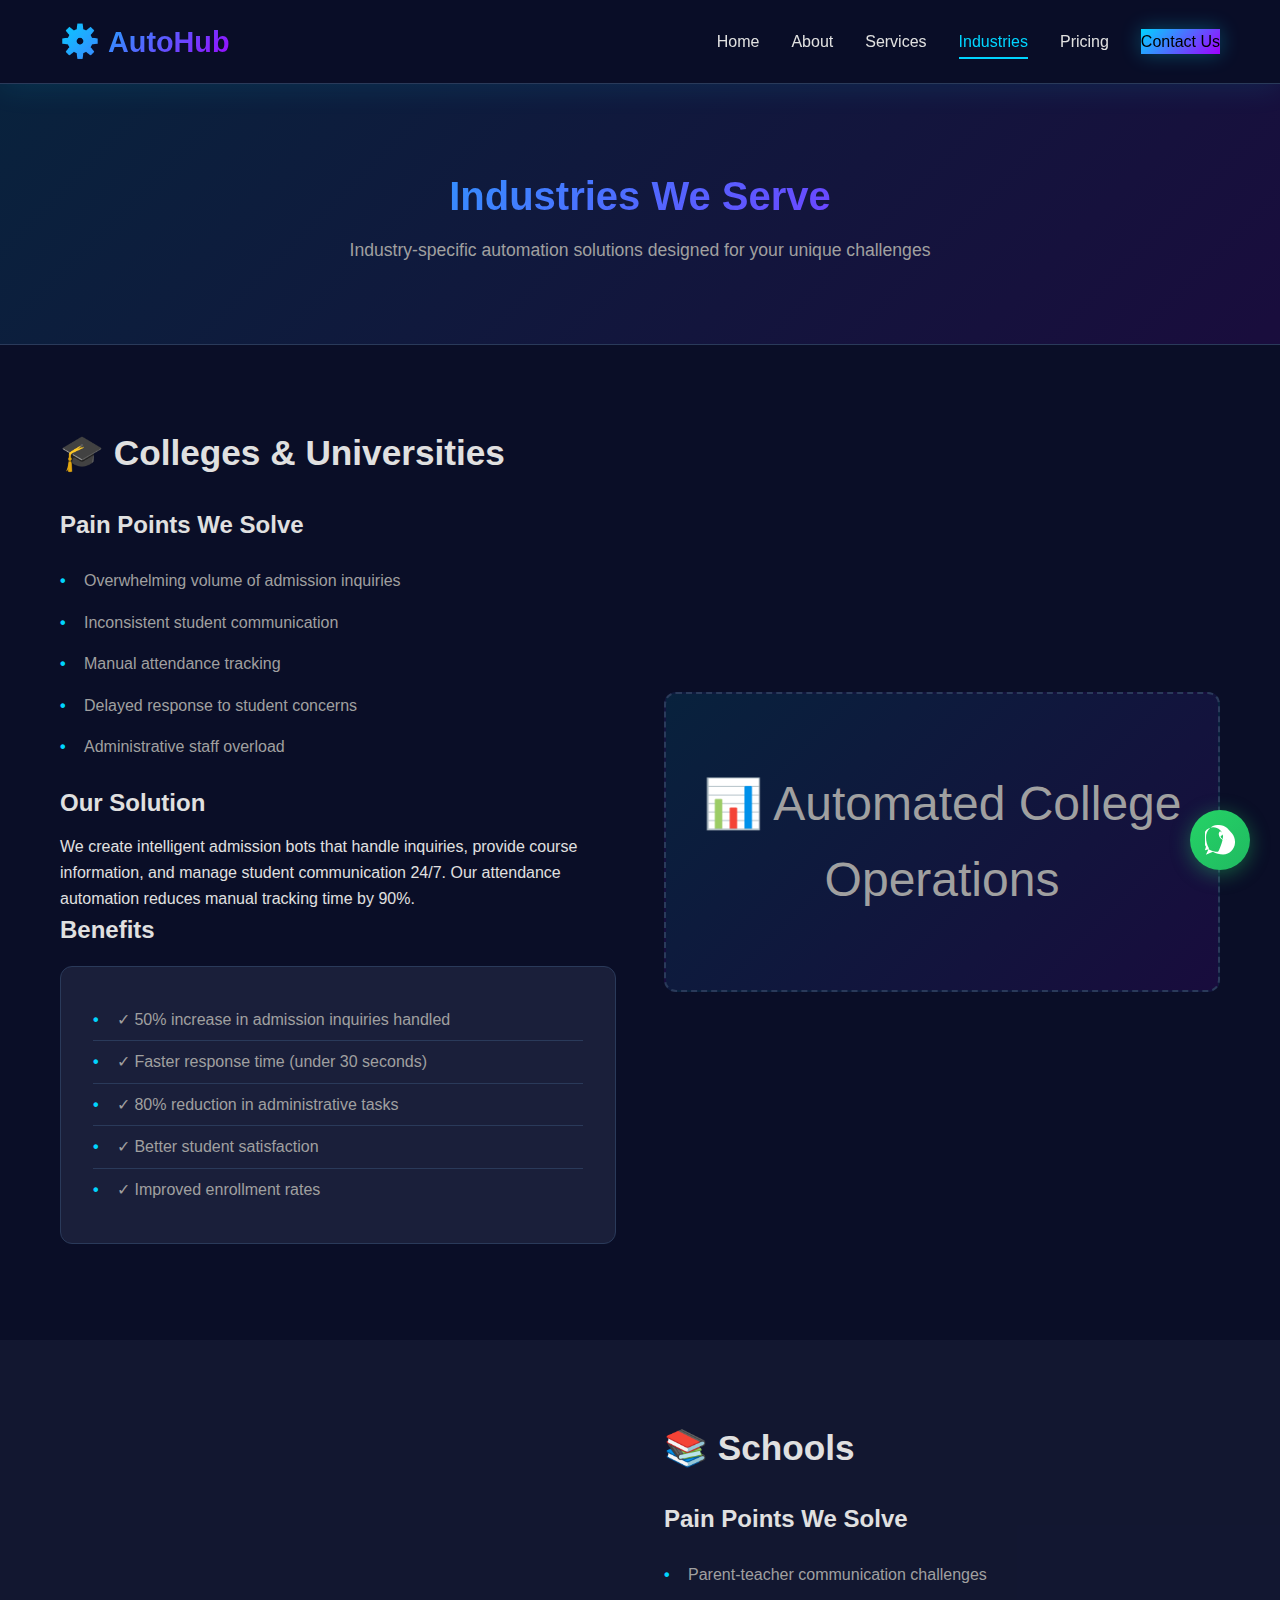
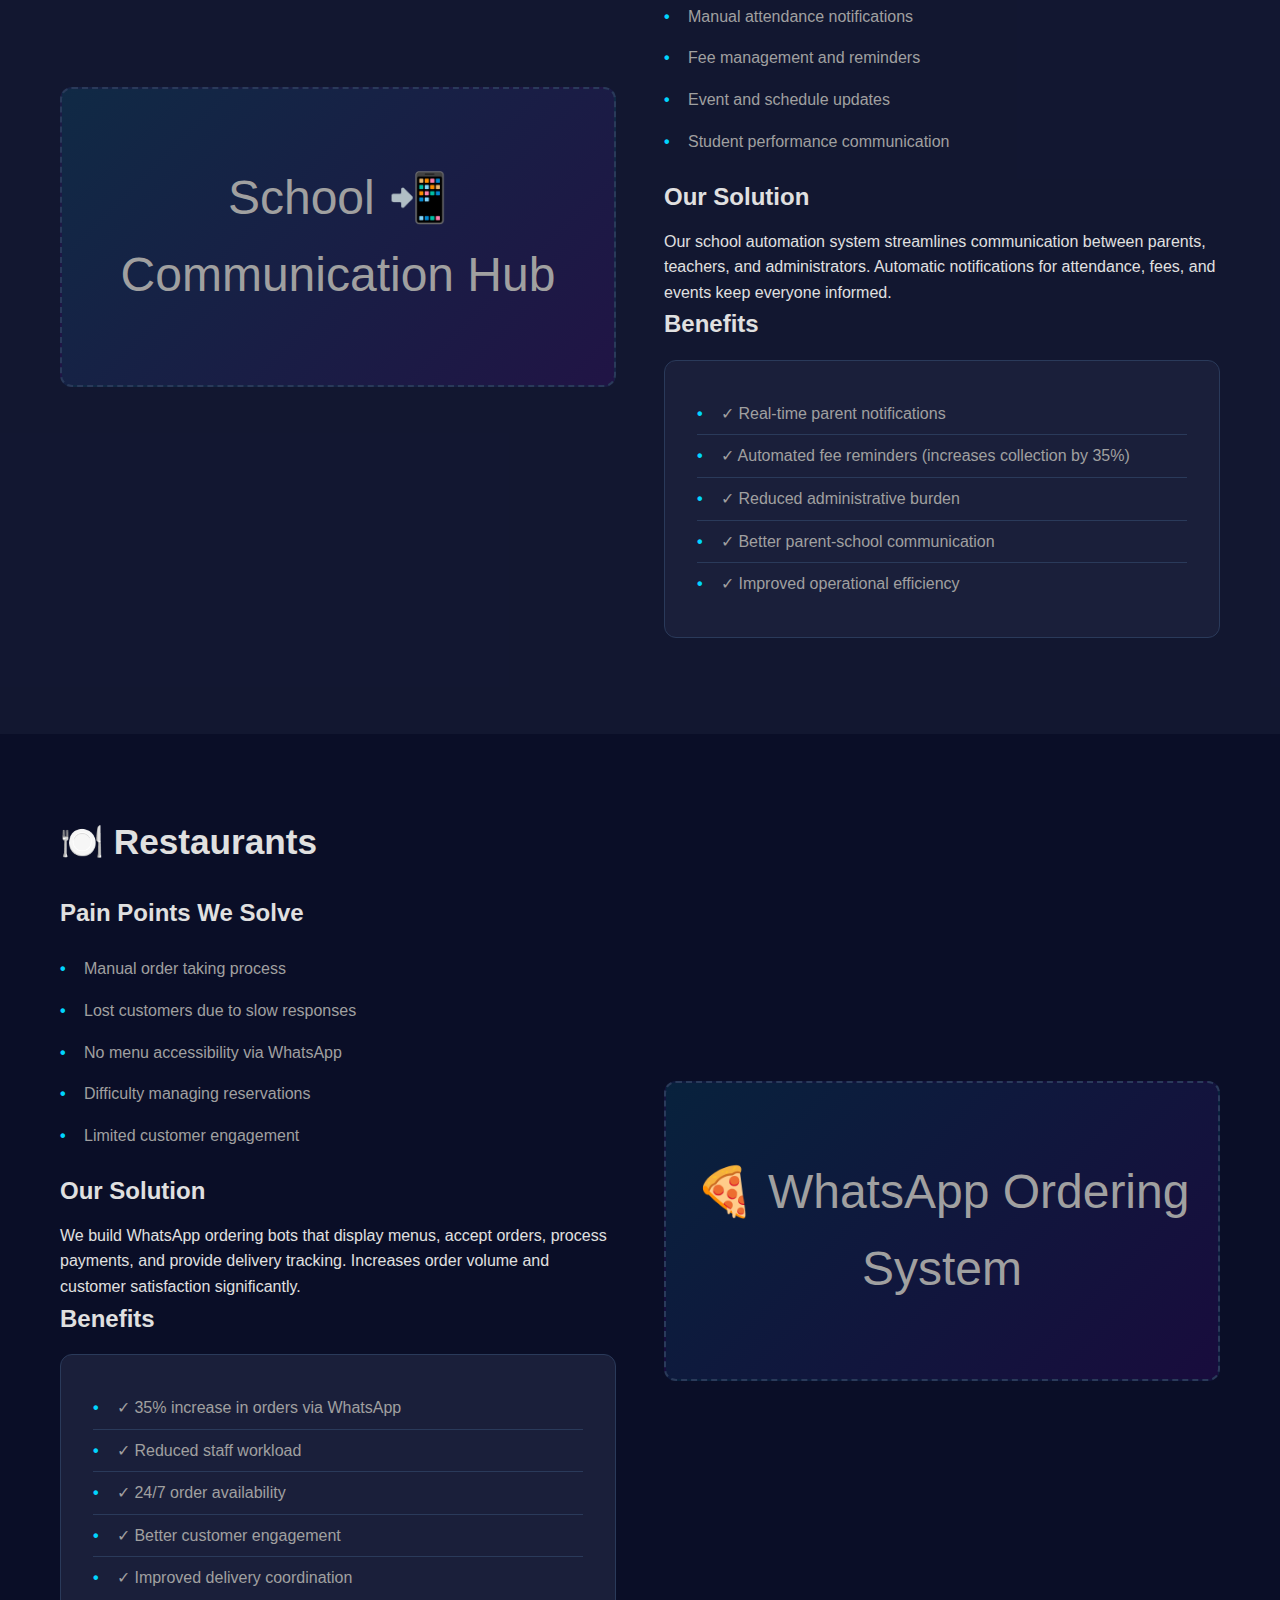
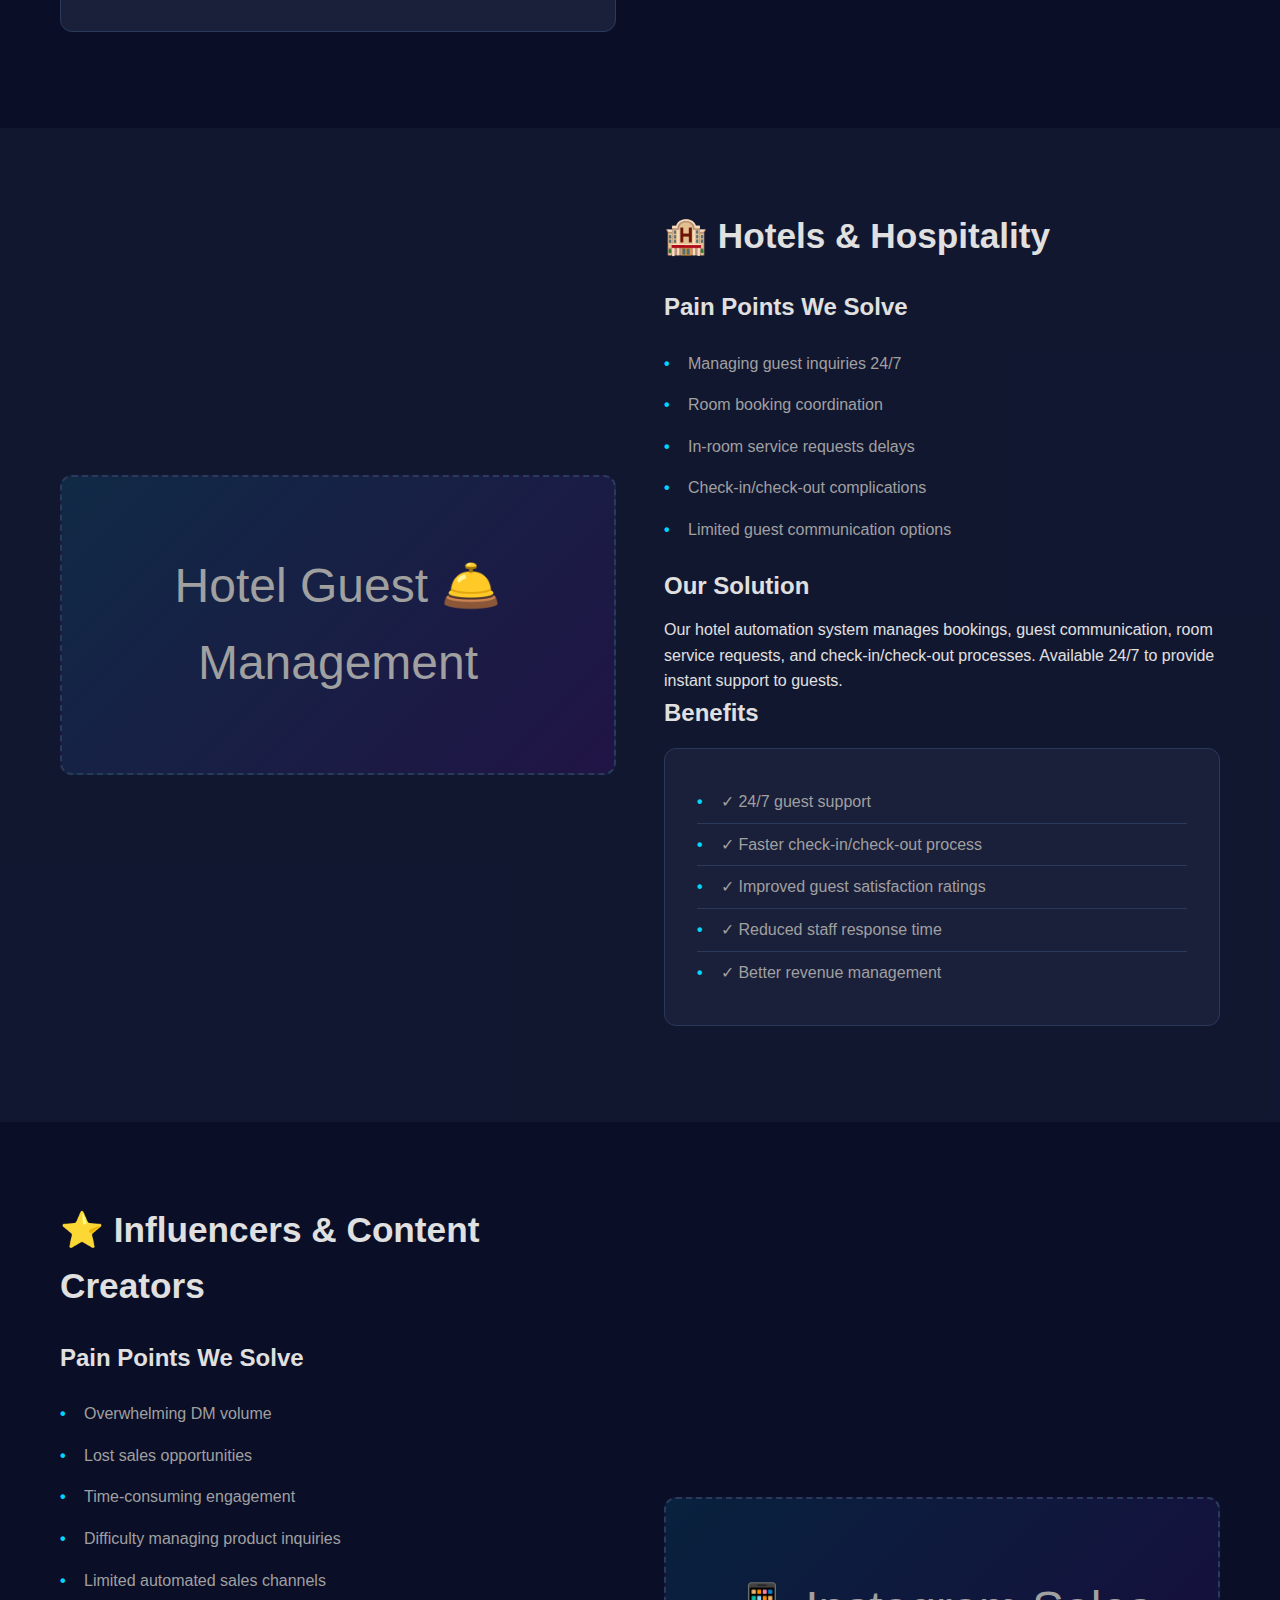
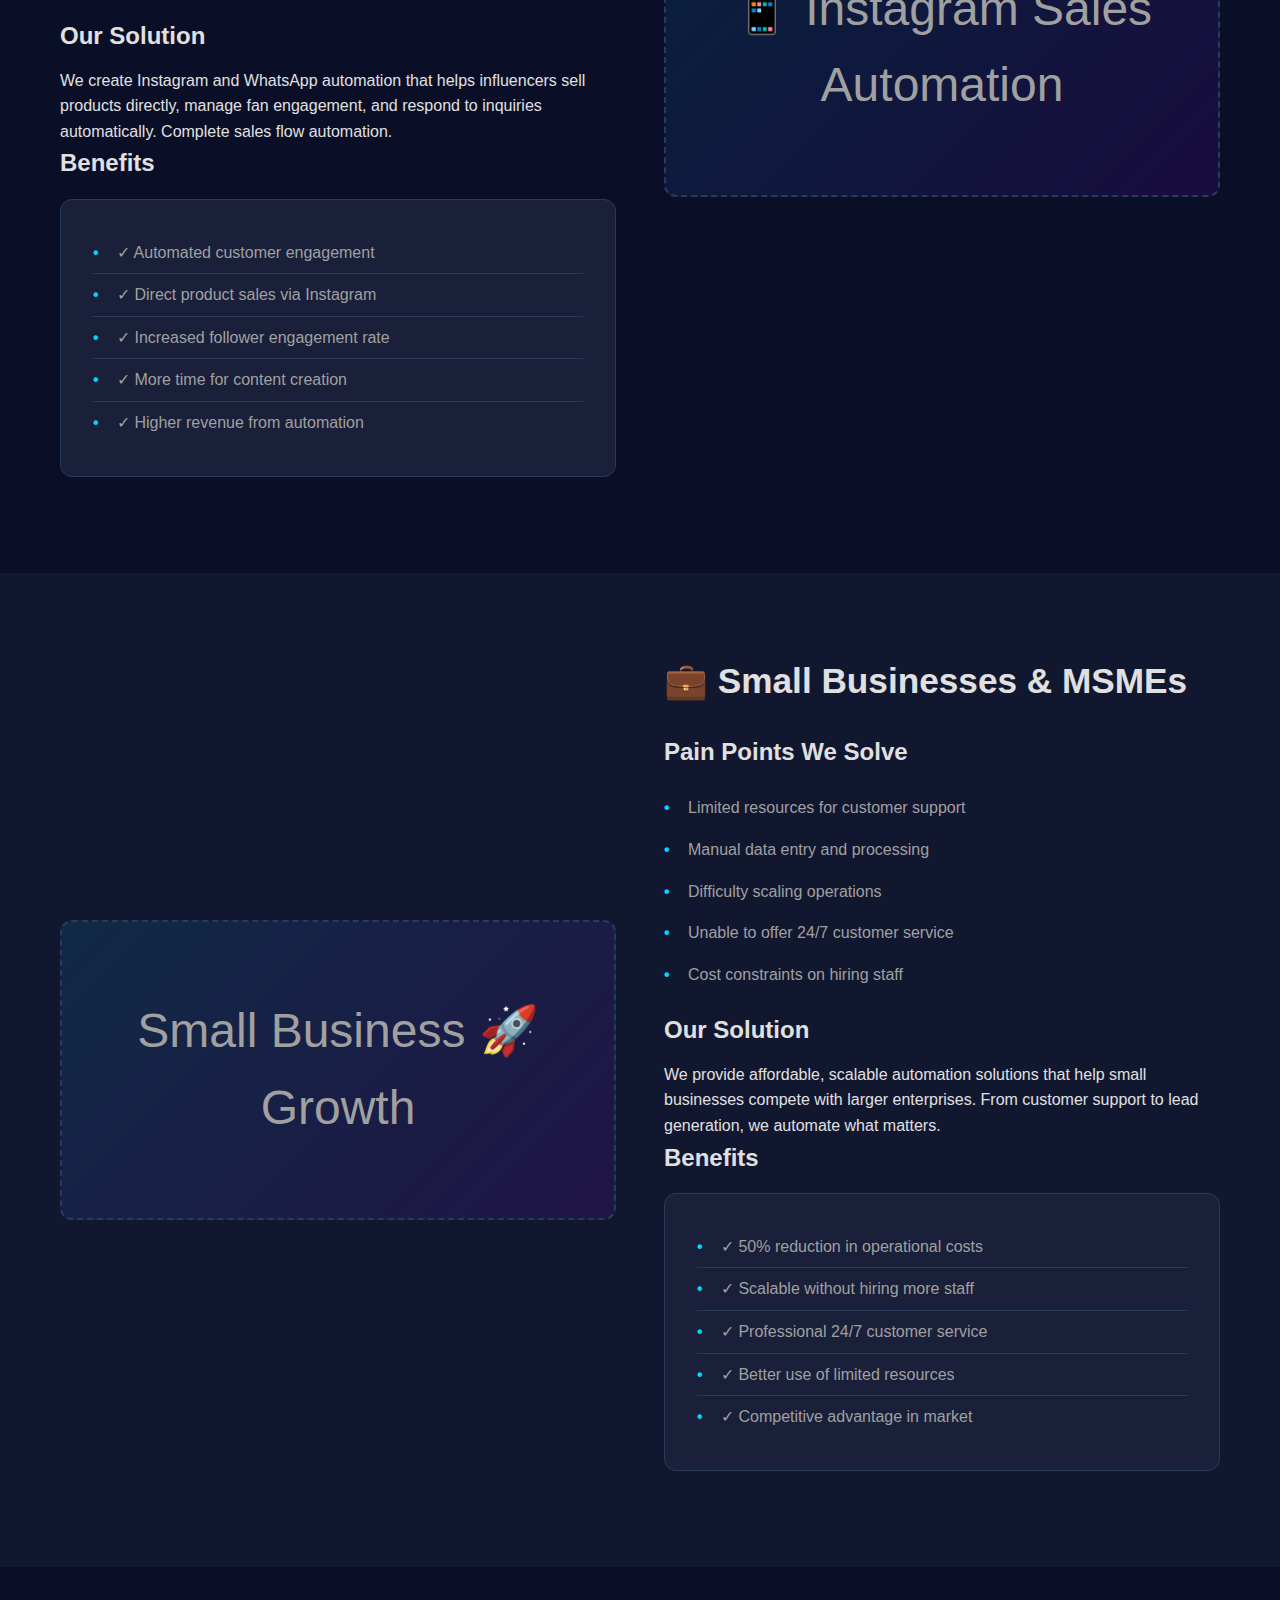
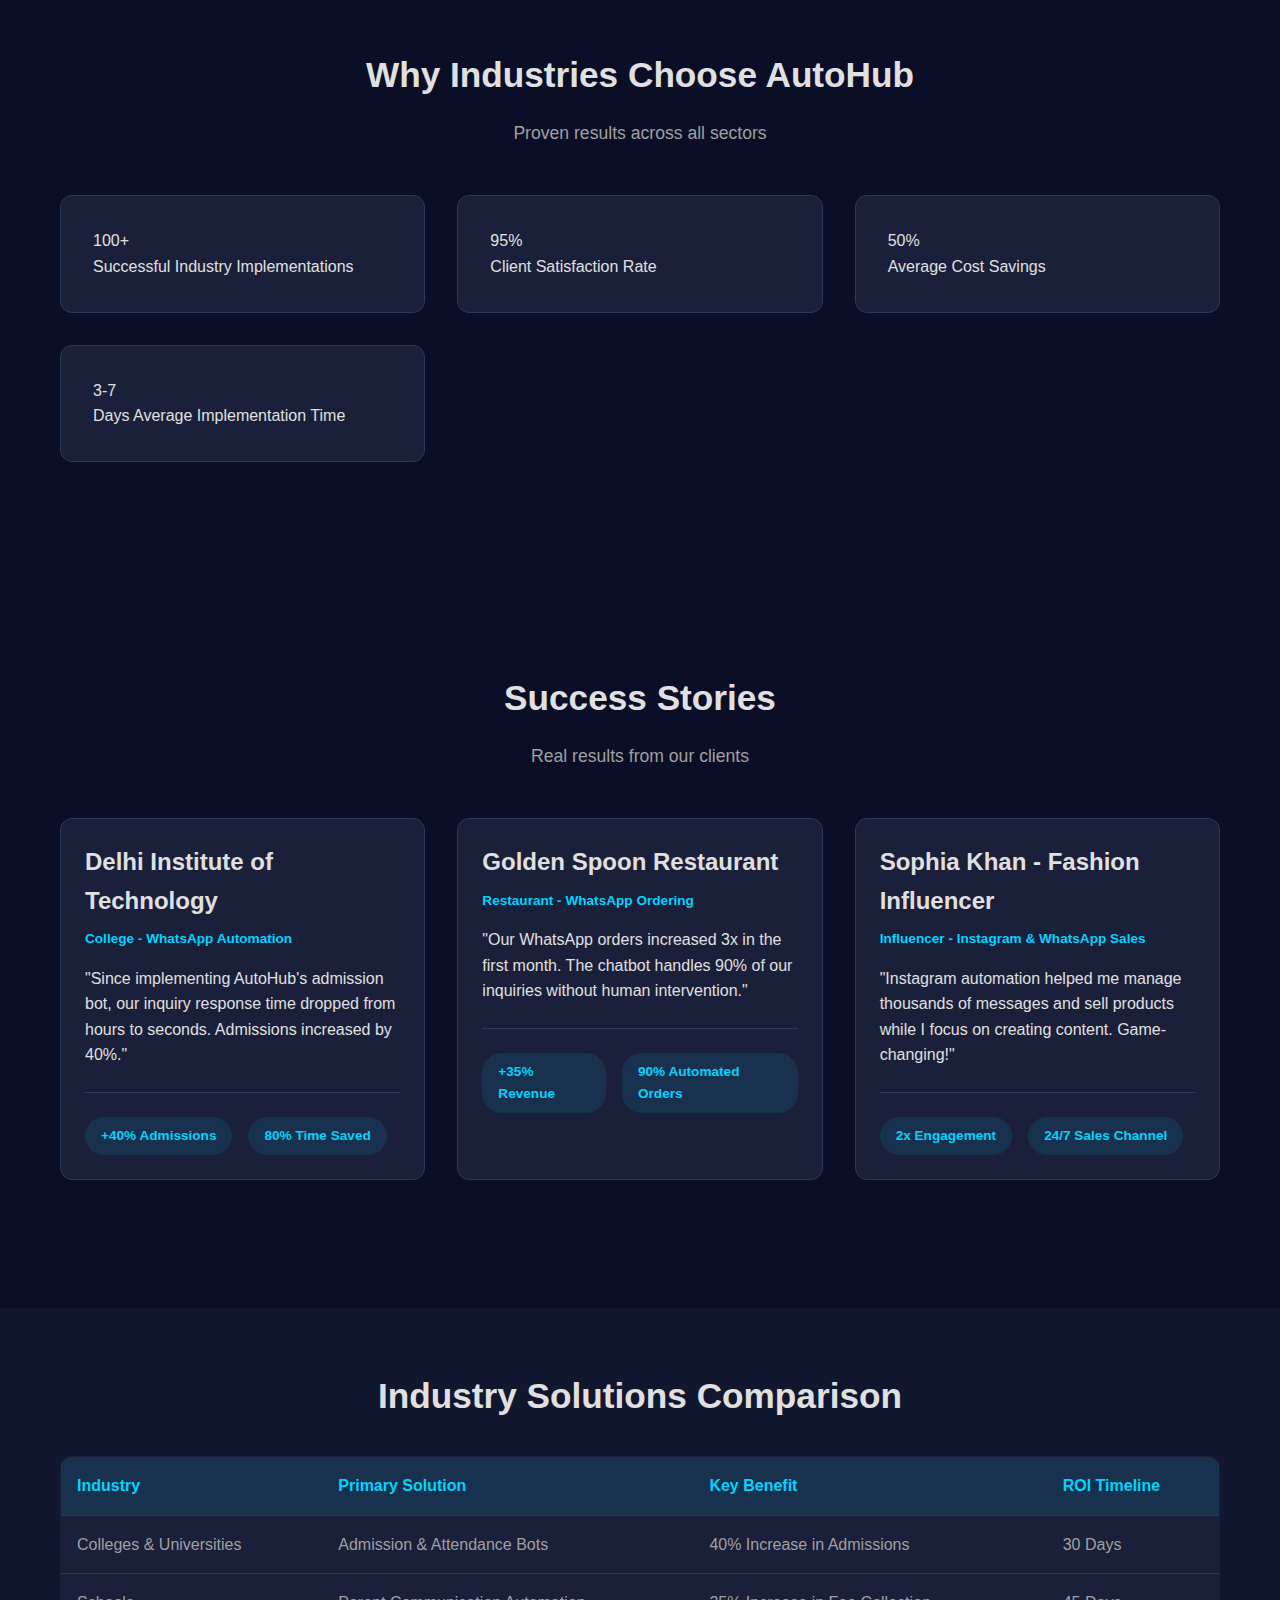
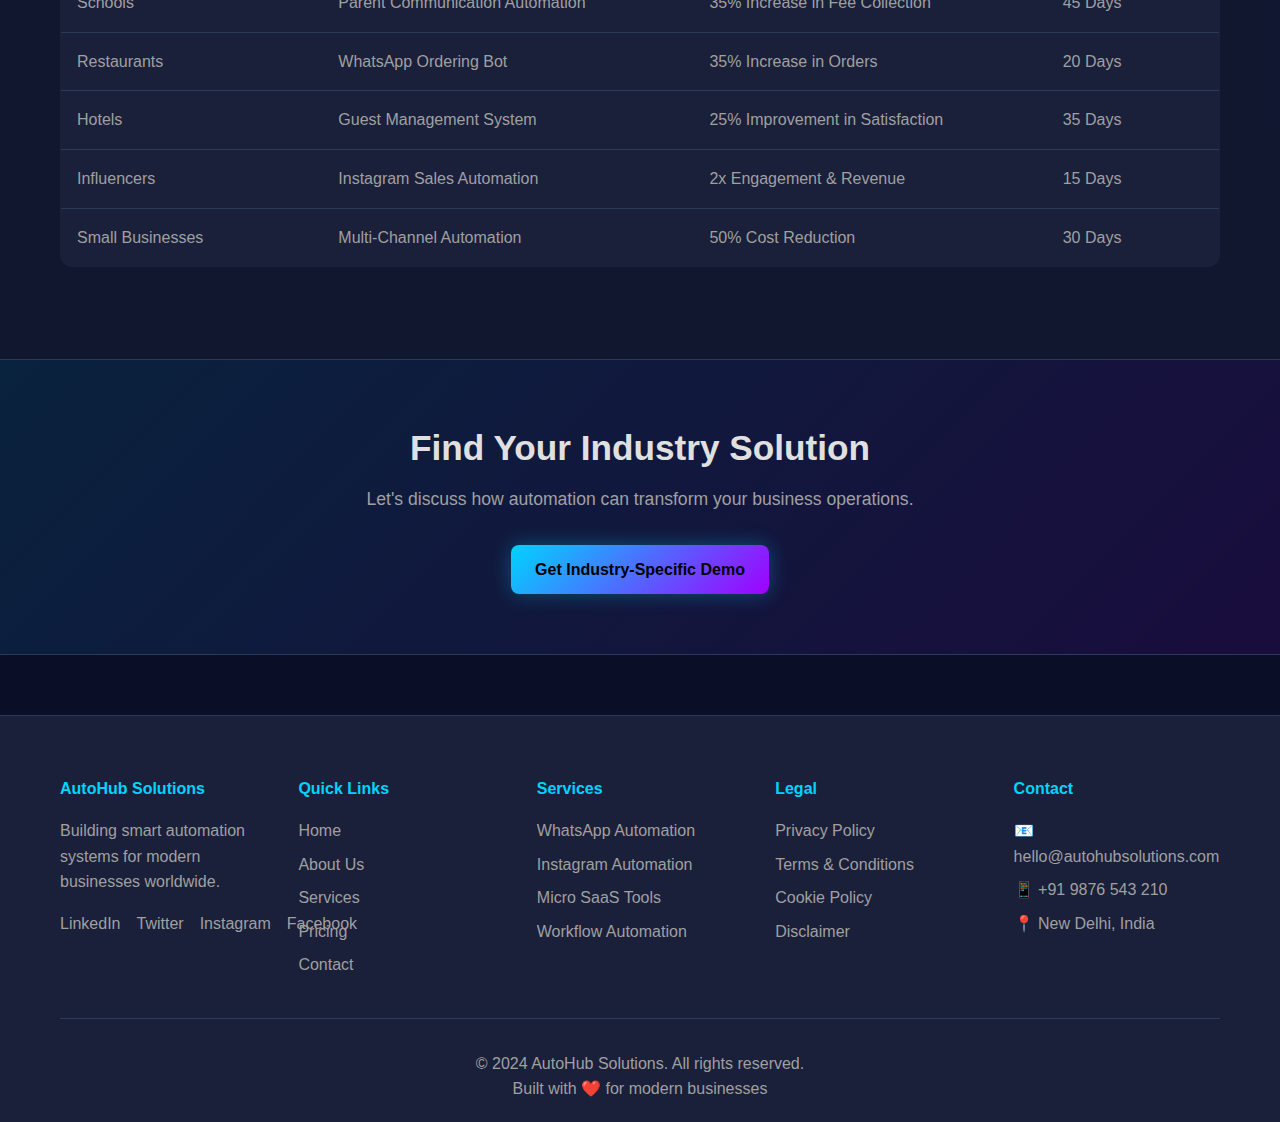
<file: industries.html>
<!DOCTYPE html>
<html lang="en">
<head>
    <meta charset="UTF-8">
    <meta name="viewport" content="width=device-width, initial-scale=1.0">
    <meta name="description" content="AutoHub Solutions serves multiple industries including colleges, schools, restaurants, hotels, influencers, and small businesses.">
    <meta name="keywords" content="industry solutions, college automation, school automation, restaurant automation, hotel automation">
    <meta property="og:title" content="Industries We Serve - AutoHub Solutions">
    <meta property="og:description" content="Industry-specific automation solutions designed for your unique challenges.">
    <title>Industries We Serve - AutoHub Solutions</title>
    <link rel="stylesheet" href="assets/styles.css">
    <link rel="stylesheet" href="assets/responsive.css">
</head>
<body>
    <!-- Navigation Header -->
    <header class="header sticky-header">
        <div class="container">
            <div class="nav-wrapper">
                <div class="logo">
                    <span class="logo-icon">⚙️</span>
                    <span class="logo-text">AutoHub</span>
                </div>
                
                <nav class="navbar">
                    <a href="index.html" class="nav-link">Home</a>
                    <a href="about.html" class="nav-link">About</a>
                    <a href="services.html" class="nav-link">Services</a>
                    <a href="industries.html" class="nav-link active">Industries</a>
                    <a href="pricing.html" class="nav-link">Pricing</a>
                    <a href="contact.html" class="nav-link btn-primary">Contact Us</a>
                </nav>

                <div class="menu-toggle">
                    <span></span>
                    <span></span>
                    <span></span>
                </div>
            </div>
        </div>
    </header>

    <!-- Mobile Menu -->
    <div class="mobile-menu">
        <a href="index.html">Home</a>
        <a href="about.html">About</a>
        <a href="services.html">Services</a>
        <a href="industries.html" class="active">Industries</a>
        <a href="pricing.html">Pricing</a>
        <a href="contact.html">Contact Us</a>
    </div>

    <!-- Hero Section -->
    <section class="page-hero">
        <div class="container">
            <h1>Industries We Serve</h1>
            <p>Industry-specific automation solutions designed for your unique challenges</p>
        </div>
    </section>

    <!-- Colleges & Universities -->
    <section class="industry-section">
        <div class="container">
            <div class="industry-content">
                <div class="industry-text">
                    <h2>🎓 Colleges & Universities</h2>
                    <h3>Pain Points We Solve</h3>
                    <ul>
                        <li>Overwhelming volume of admission inquiries</li>
                        <li>Inconsistent student communication</li>
                        <li>Manual attendance tracking</li>
                        <li>Delayed response to student concerns</li>
                        <li>Administrative staff overload</li>
                    </ul>

                    <h3>Our Solution</h3>
                    <p>We create intelligent admission bots that handle inquiries, provide course information, and manage student communication 24/7. Our attendance automation reduces manual tracking time by 90%.</p>

                    <h3>Benefits</h3>
                    <ul class="benefits-list">
                        <li>✓ 50% increase in admission inquiries handled</li>
                        <li>✓ Faster response time (under 30 seconds)</li>
                        <li>✓ 80% reduction in administrative tasks</li>
                        <li>✓ Better student satisfaction</li>
                        <li>✓ Improved enrollment rates</li>
                    </ul>
                </div>
                <div class="industry-visual">
                    <div class="visual-placeholder">📊 Automated College Operations</div>
                </div>
            </div>
        </div>
    </section>

    <!-- Schools -->
    <section class="industry-section alternate">
        <div class="container">
            <div class="industry-content">
                <div class="industry-text">
                    <h2>📚 Schools</h2>
                    <h3>Pain Points We Solve</h3>
                    <ul>
                        <li>Parent-teacher communication challenges</li>
                        <li>Manual attendance notifications</li>
                        <li>Fee management and reminders</li>
                        <li>Event and schedule updates</li>
                        <li>Student performance communication</li>
                    </ul>

                    <h3>Our Solution</h3>
                    <p>Our school automation system streamlines communication between parents, teachers, and administrators. Automatic notifications for attendance, fees, and events keep everyone informed.</p>

                    <h3>Benefits</h3>
                    <ul class="benefits-list">
                        <li>✓ Real-time parent notifications</li>
                        <li>✓ Automated fee reminders (increases collection by 35%)</li>
                        <li>✓ Reduced administrative burden</li>
                        <li>✓ Better parent-school communication</li>
                        <li>✓ Improved operational efficiency</li>
                    </ul>
                </div>
                <div class="industry-visual">
                    <div class="visual-placeholder">📲 School Communication Hub</div>
                </div>
            </div>
        </div>
    </section>

    <!-- Restaurants -->
    <section class="industry-section">
        <div class="container">
            <div class="industry-content">
                <div class="industry-text">
                    <h2>🍽️ Restaurants</h2>
                    <h3>Pain Points We Solve</h3>
                    <ul>
                        <li>Manual order taking process</li>
                        <li>Lost customers due to slow responses</li>
                        <li>No menu accessibility via WhatsApp</li>
                        <li>Difficulty managing reservations</li>
                        <li>Limited customer engagement</li>
                    </ul>

                    <h3>Our Solution</h3>
                    <p>We build WhatsApp ordering bots that display menus, accept orders, process payments, and provide delivery tracking. Increases order volume and customer satisfaction significantly.</p>

                    <h3>Benefits</h3>
                    <ul class="benefits-list">
                        <li>✓ 35% increase in orders via WhatsApp</li>
                        <li>✓ Reduced staff workload</li>
                        <li>✓ 24/7 order availability</li>
                        <li>✓ Better customer engagement</li>
                        <li>✓ Improved delivery coordination</li>
                    </ul>
                </div>
                <div class="industry-visual">
                    <div class="visual-placeholder">🍕 WhatsApp Ordering System</div>
                </div>
            </div>
        </div>
    </section>

    <!-- Hotels -->
    <section class="industry-section alternate">
        <div class="container">
            <div class="industry-content">
                <div class="industry-text">
                    <h2>🏨 Hotels & Hospitality</h2>
                    <h3>Pain Points We Solve</h3>
                    <ul>
                        <li>Managing guest inquiries 24/7</li>
                        <li>Room booking coordination</li>
                        <li>In-room service requests delays</li>
                        <li>Check-in/check-out complications</li>
                        <li>Limited guest communication options</li>
                    </ul>

                    <h3>Our Solution</h3>
                    <p>Our hotel automation system manages bookings, guest communication, room service requests, and check-in/check-out processes. Available 24/7 to provide instant support to guests.</p>

                    <h3>Benefits</h3>
                    <ul class="benefits-list">
                        <li>✓ 24/7 guest support</li>
                        <li>✓ Faster check-in/check-out process</li>
                        <li>✓ Improved guest satisfaction ratings</li>
                        <li>✓ Reduced staff response time</li>
                        <li>✓ Better revenue management</li>
                    </ul>
                </div>
                <div class="industry-visual">
                    <div class="visual-placeholder">🛎️ Hotel Guest Management</div>
                </div>
            </div>
        </div>
    </section>

    <!-- Influencers -->
    <section class="industry-section">
        <div class="container">
            <div class="industry-content">
                <div class="industry-text">
                    <h2>⭐ Influencers & Content Creators</h2>
                    <h3>Pain Points We Solve</h3>
                    <ul>
                        <li>Overwhelming DM volume</li>
                        <li>Lost sales opportunities</li>
                        <li>Time-consuming engagement</li>
                        <li>Difficulty managing product inquiries</li>
                        <li>Limited automated sales channels</li>
                    </ul>

                    <h3>Our Solution</h3>
                    <p>We create Instagram and WhatsApp automation that helps influencers sell products directly, manage fan engagement, and respond to inquiries automatically. Complete sales flow automation.</p>

                    <h3>Benefits</h3>
                    <ul class="benefits-list">
                        <li>✓ Automated customer engagement</li>
                        <li>✓ Direct product sales via Instagram</li>
                        <li>✓ Increased follower engagement rate</li>
                        <li>✓ More time for content creation</li>
                        <li>✓ Higher revenue from automation</li>
                    </ul>
                </div>
                <div class="industry-visual">
                    <div class="visual-placeholder">📱 Instagram Sales Automation</div>
                </div>
            </div>
        </div>
    </section>

    <!-- Small Businesses -->
    <section class="industry-section alternate">
        <div class="container">
            <div class="industry-content">
                <div class="industry-text">
                    <h2>💼 Small Businesses & MSMEs</h2>
                    <h3>Pain Points We Solve</h3>
                    <ul>
                        <li>Limited resources for customer support</li>
                        <li>Manual data entry and processing</li>
                        <li>Difficulty scaling operations</li>
                        <li>Unable to offer 24/7 customer service</li>
                        <li>Cost constraints on hiring staff</li>
                    </ul>

                    <h3>Our Solution</h3>
                    <p>We provide affordable, scalable automation solutions that help small businesses compete with larger enterprises. From customer support to lead generation, we automate what matters.</p>

                    <h3>Benefits</h3>
                    <ul class="benefits-list">
                        <li>✓ 50% reduction in operational costs</li>
                        <li>✓ Scalable without hiring more staff</li>
                        <li>✓ Professional 24/7 customer service</li>
                        <li>✓ Better use of limited resources</li>
                        <li>✓ Competitive advantage in market</li>
                    </ul>
                </div>
                <div class="industry-visual">
                    <div class="visual-placeholder">🚀 Small Business Growth</div>
                </div>
            </div>
        </div>
    </section>

    <!-- Success Metrics -->
    <section class="success-metrics">
        <div class="container">
            <h2>Why Industries Choose AutoHub</h2>
            <p class="section-subtitle">Proven results across all sectors</p>

            <div class="metrics-grid">
                <div class="metric-card">
                    <div class="metric-number">100+</div>
                    <p>Successful Industry Implementations</p>
                </div>
                <div class="metric-card">
                    <div class="metric-number">95%</div>
                    <p>Client Satisfaction Rate</p>
                </div>
                <div class="metric-card">
                    <div class="metric-number">50%</div>
                    <p>Average Cost Savings</p>
                </div>
                <div class="metric-card">
                    <div class="metric-number">3-7</div>
                    <p>Days Average Implementation Time</p>
                </div>
            </div>
        </div>
    </section>

    <!-- Case Studies Preview -->
    <section class="case-studies">
        <div class="container">
            <h2>Success Stories</h2>
            <p class="section-subtitle">Real results from our clients</p>

            <div class="case-studies-grid">
                <div class="case-study-card">
                    <h3>Delhi Institute of Technology</h3>
                    <p class="case-study-type">College - WhatsApp Automation</p>
                    <p>"Since implementing AutoHub's admission bot, our inquiry response time dropped from hours to seconds. Admissions increased by 40%."</p>
                    <div class="case-study-result">
                        <span>+40% Admissions</span>
                        <span>80% Time Saved</span>
                    </div>
                </div>

                <div class="case-study-card">
                    <h3>Golden Spoon Restaurant</h3>
                    <p class="case-study-type">Restaurant - WhatsApp Ordering</p>
                    <p>"Our WhatsApp orders increased 3x in the first month. The chatbot handles 90% of our inquiries without human intervention."</p>
                    <div class="case-study-result">
                        <span>+35% Revenue</span>
                        <span>90% Automated Orders</span>
                    </div>
                </div>

                <div class="case-study-card">
                    <h3>Sophia Khan - Fashion Influencer</h3>
                    <p class="case-study-type">Influencer - Instagram & WhatsApp Sales</p>
                    <p>"Instagram automation helped me manage thousands of messages and sell products while I focus on creating content. Game-changing!"</p>
                    <div class="case-study-result">
                        <span>2x Engagement</span>
                        <span>24/7 Sales Channel</span>
                    </div>
                </div>
            </div>
        </div>
    </section>

    <!-- Industry Comparison -->
    <section class="industry-comparison">
        <div class="container">
            <h2>Industry Solutions Comparison</h2>
            <div class="comparison-table">
                <table>
                    <thead>
                        <tr>
                            <th>Industry</th>
                            <th>Primary Solution</th>
                            <th>Key Benefit</th>
                            <th>ROI Timeline</th>
                        </tr>
                    </thead>
                    <tbody>
                        <tr>
                            <td>Colleges & Universities</td>
                            <td>Admission & Attendance Bots</td>
                            <td>40% Increase in Admissions</td>
                            <td>30 Days</td>
                        </tr>
                        <tr>
                            <td>Schools</td>
                            <td>Parent Communication Automation</td>
                            <td>35% Increase in Fee Collection</td>
                            <td>45 Days</td>
                        </tr>
                        <tr>
                            <td>Restaurants</td>
                            <td>WhatsApp Ordering Bot</td>
                            <td>35% Increase in Orders</td>
                            <td>20 Days</td>
                        </tr>
                        <tr>
                            <td>Hotels</td>
                            <td>Guest Management System</td>
                            <td>25% Improvement in Satisfaction</td>
                            <td>35 Days</td>
                        </tr>
                        <tr>
                            <td>Influencers</td>
                            <td>Instagram Sales Automation</td>
                            <td>2x Engagement & Revenue</td>
                            <td>15 Days</td>
                        </tr>
                        <tr>
                            <td>Small Businesses</td>
                            <td>Multi-Channel Automation</td>
                            <td>50% Cost Reduction</td>
                            <td>30 Days</td>
                        </tr>
                    </tbody>
                </table>
            </div>
        </div>
    </section>

    <!-- Industry CTA -->
    <section class="contact-cta">
        <div class="container">
            <h2>Find Your Industry Solution</h2>
            <p>Let's discuss how automation can transform your business operations.</p>
            <a href="contact.html" class="btn btn-primary">Get Industry-Specific Demo</a>
        </div>
    </section>

    <!-- Footer -->
    <footer class="footer">
        <div class="container">
            <div class="footer-content">
                <div class="footer-section">
                    <h4>AutoHub Solutions</h4>
                    <p>Building smart automation systems for modern businesses worldwide.</p>
                    <div class="social-links">
                        <a href="#" class="social-link">LinkedIn</a>
                        <a href="#" class="social-link">Twitter</a>
                        <a href="#" class="social-link">Instagram</a>
                        <a href="#" class="social-link">Facebook</a>
                    </div>
                </div>

                <div class="footer-section">
                    <h4>Quick Links</h4>
                    <a href="index.html">Home</a>
                    <a href="about.html">About Us</a>
                    <a href="services.html">Services</a>
                    <a href="pricing.html">Pricing</a>
                    <a href="contact.html">Contact</a>
                </div>

                <div class="footer-section">
                    <h4>Services</h4>
                    <a href="services.html#whatsapp">WhatsApp Automation</a>
                    <a href="services.html#instagram">Instagram Automation</a>
                    <a href="services.html#saas">Micro SaaS Tools</a>
                    <a href="services.html#workflow">Workflow Automation</a>
                </div>

                <div class="footer-section">
                    <h4>Legal</h4>
                    <a href="privacy.html">Privacy Policy</a>
                    <a href="terms.html">Terms & Conditions</a>
                    <a href="#">Cookie Policy</a>
                    <a href="#">Disclaimer</a>
                </div>

                <div class="footer-section">
                    <h4>Contact</h4>
                    <p>📧 hello@autohubsolutions.com</p>
                    <p>📱 +91 9876 543 210</p>
                    <p>📍 New Delhi, India</p>
                </div>
            </div>

            <div class="footer-bottom">
                <p>&copy; 2024 AutoHub Solutions. All rights reserved.</p>
                <p>Built with ❤️ for modern businesses</p>
            </div>
        </div>
    </footer>

    <!-- WhatsApp Floating Button -->
    <a href="https://wa.me/919876543210?text=Hello%20AutoHub%20Solutions" class="whatsapp-float" target="_blank" title="Chat with us on WhatsApp">
        <svg viewBox="0 0 24 24" width="24" height="24" viewBox="0 0 24 24" fill="none" xmlns="http://www.w3.org/2000/svg">
            <path d="M17.6915026,2.4744748 C15.6693616,0.409779545 12.9581152,0 10.4147785,-0.0141124179 C5.07273955,0 0.842175885,4.32295703 0.82987144,9.80194705 C0.810572451,12.8911065 1.58788805,15.9081335 3.15823897,18.5267258 L0.734206151,23.7764652 L6.28823305,21.4161549 C8.75948108,22.8194131 11.5894429,23.5658196 14.4771816,23.5658196 L14.4859268,23.5658196 C19.8274143,23.5658196 24,19.2428682 24.0123452,13.7638778 C24.0247905,11.2215901 23.2474578,8.81938996 21.684104,6.8042819 Z M10.4147785,21.4948843 C7.87885541,21.4948843 5.40325349,20.8597064 3.27009876,19.6718694 L2.94418821,19.4832962 L-0.111225393,20.3143703 L0.777571362,17.3924969 L0.564141722,17.0686649 C-0.767156918,14.8010224 -1.35628269,12.1788908 -1.35628269,9.80194705 C-1.35628269,5.41607819 2.30761769,1.85024001 6.68926513,1.85024001 C8.65590326,1.86433213 10.5346531,2.61233544 11.9919532,3.95129713 C13.4492533,5.29025883 14.398597,7.11435927 14.4147785,9.04646842 C14.4009335,13.4323372 10.747269,21.4948843 10.4147785,21.4948843 Z M17.8678211,11.4744748 C17.6915026,11.3695121 16.6563168,10.8650326 16.4915026,10.8071989 C16.3266884,10.7493651 16.2104635,10.7203482 16.0942386,10.8971486 C15.9780137,11.0739489 15.5496661,11.5783006 15.4486956,11.7040463 C15.3477251,11.829792 15.2467546,11.844976 15.0704361,11.7400134 C14.8941176,11.6350507 14.2806957,11.4269137 13.5528542,10.7493651 C12.9935913,10.2294234 12.6115444,9.57982211 12.5105739,9.40284108 C12.4096034,9.22585905 12.5105739,9.11625338 12.6115444,9.01128913 C12.7035834,8.91632487 12.8141879,8.7473767 12.9151584,8.64590504 C13.0161289,8.54443338 13.0810775,8.47634177 13.1820479,8.47634177 C13.2830184,8.47634177 13.3739554,8.47634177 13.4485266,8.46353412 C13.5190787,8.45244626 13.6199227,8.4148671 13.7208633,8.28323386 C13.8218038,8.15160061 14.1546938,7.64726653 14.2556644,7.48029098 C14.3566349,7.31331544 14.2556644,7.18168219 14.1546938,7.07671794 C14.0537233,6.97175368 13.1820479,5.79649973 12.9951259,5.45526872 C12.8141879,5.12265506 12.6282215,5.17047589 12.4947339,5.17047589 C12.3743166,5.17047589 12.2540993,5.17047589 12.1338819,5.17047589 C12.0135646,5.17047589 11.8159621,5.2293096 11.6511478,5.40628839 C11.4863336,5.58326718 10.9970664,6.10018806 10.9970664,7.27565268 C10.9970664,8.45111729 11.6719246,9.57982211 11.7728951,9.70555781 C11.8738656,9.82987144 12.6115444,11.0149812 13.8277421,11.6140147 C14.0502326,11.7243101 14.2305117,11.7823657 14.371609,11.8187433 C14.5900231,11.8741119 14.8484151,11.8649307 15.0352038,11.76 C15.2487937,11.6350507 15.8619965,11.3695121 15.9630671,11.1215618 C16.0640376,10.8736116 16.0640376,10.6658345 15.9956314,10.6155099 C15.9272252,10.5651853 15.8110003,10.5360685 15.6595816,10.5009348 Z" fill="white"/>
        </svg>
    </a>

    <script src="assets/script.js"></script>
</body>
</html>
</file>
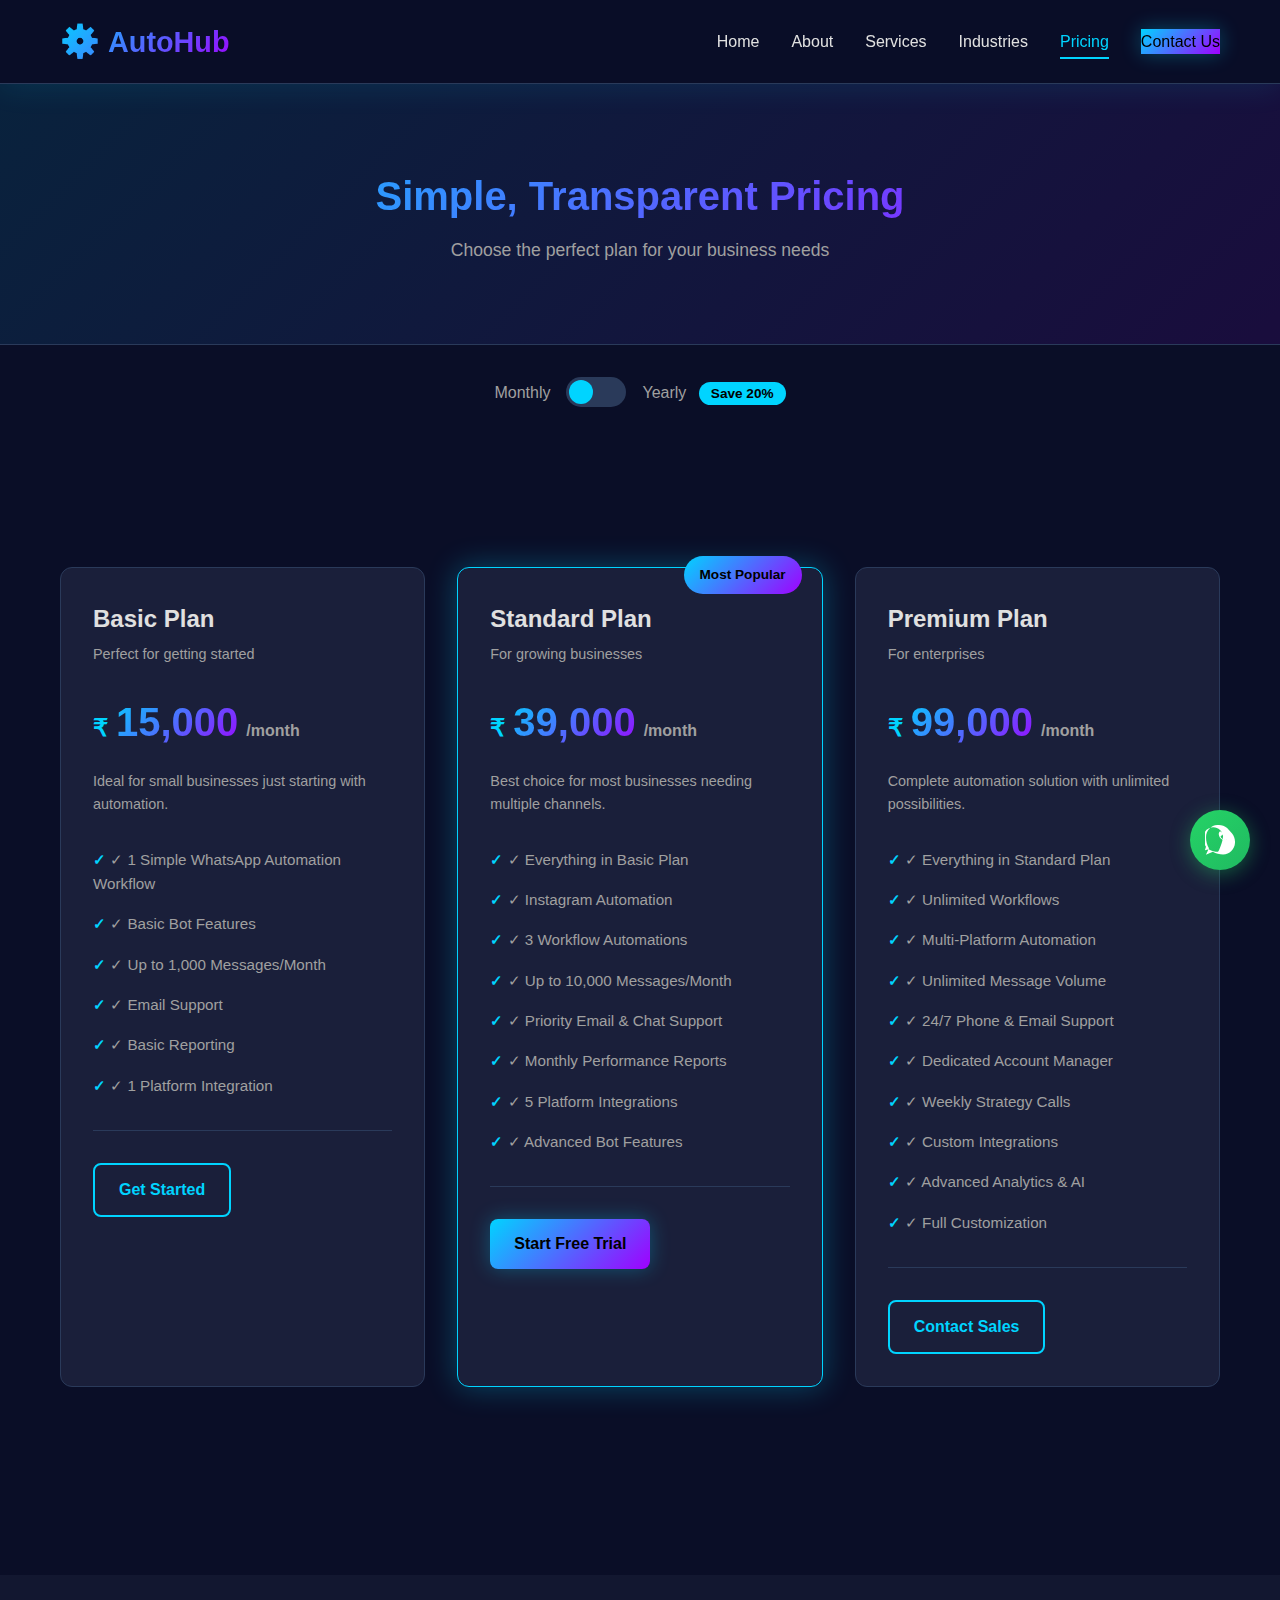
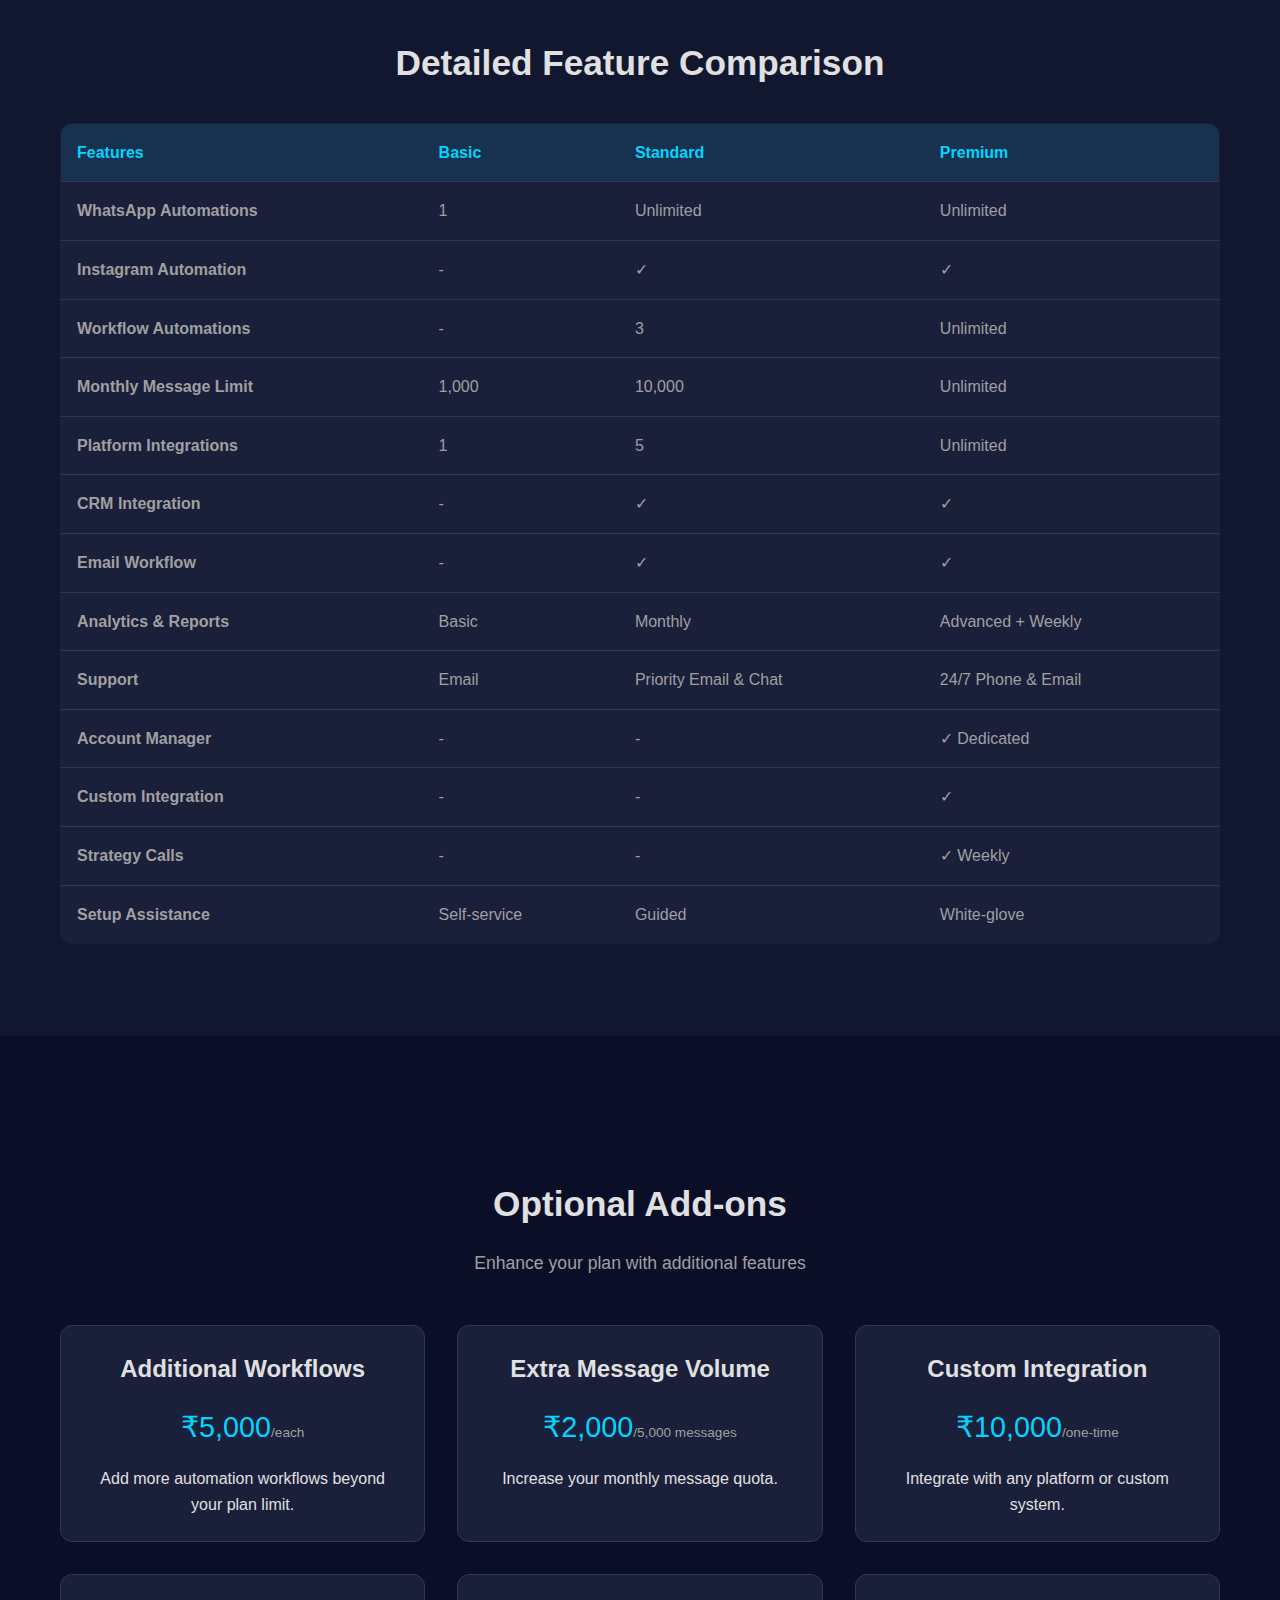
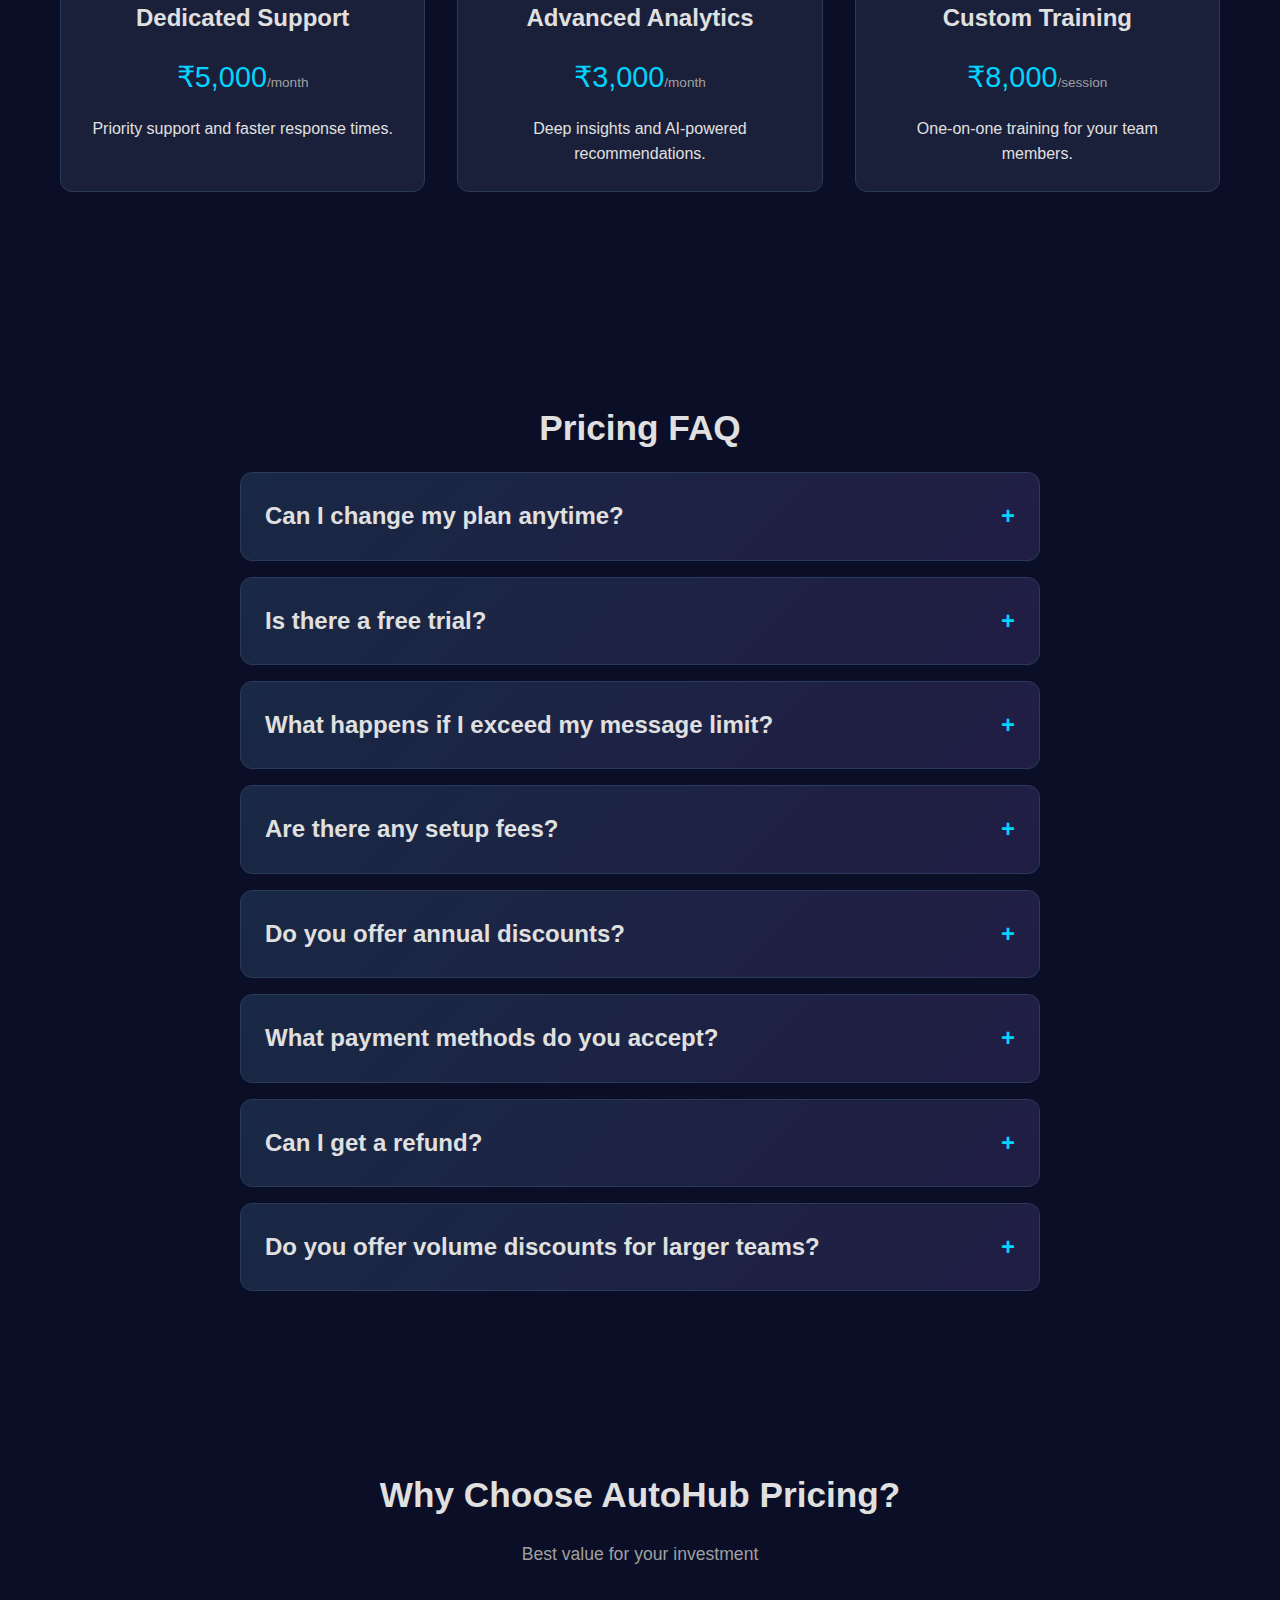
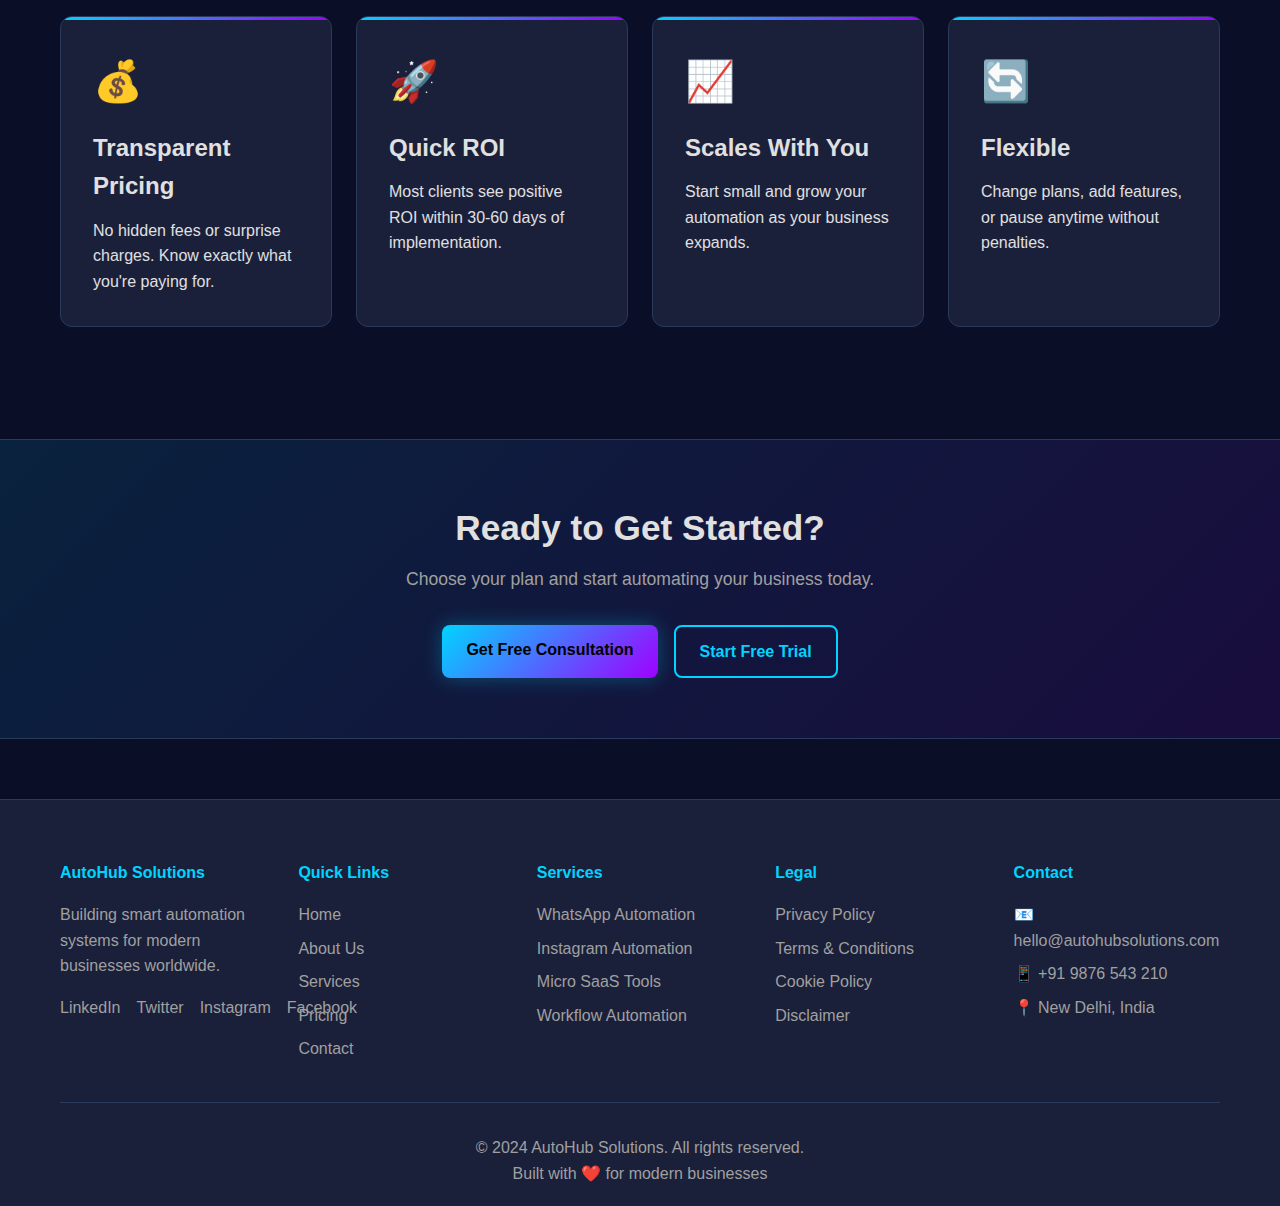
<file: pricing.html>
<!DOCTYPE html>
<html lang="en">
<head>
    <meta charset="UTF-8">
    <meta name="viewport" content="width=device-width, initial-scale=1.0">
    <meta name="description" content="AutoHub Solutions pricing plans - Basic, Standard, and Premium tiers for business automation.">
    <meta name="keywords" content="pricing, automation pricing, business plans, affordable automation">
    <meta property="og:title" content="Pricing - AutoHub Solutions">
    <meta property="og:description" content="Flexible pricing plans for every business size.">
    <title>Pricing Plans - AutoHub Solutions</title>
    <link rel="stylesheet" href="assets/styles.css">
    <link rel="stylesheet" href="assets/responsive.css">
</head>
<body>
    <!-- Navigation Header -->
    <header class="header sticky-header">
        <div class="container">
            <div class="nav-wrapper">
                <div class="logo">
                    <span class="logo-icon">⚙️</span>
                    <span class="logo-text">AutoHub</span>
                </div>
                
                <nav class="navbar">
                    <a href="index.html" class="nav-link">Home</a>
                    <a href="about.html" class="nav-link">About</a>
                    <a href="services.html" class="nav-link">Services</a>
                    <a href="industries.html" class="nav-link">Industries</a>
                    <a href="pricing.html" class="nav-link active">Pricing</a>
                    <a href="contact.html" class="nav-link btn-primary">Contact Us</a>
                </nav>

                <div class="menu-toggle">
                    <span></span>
                    <span></span>
                    <span></span>
                </div>
            </div>
        </div>
    </header>

    <!-- Mobile Menu -->
    <div class="mobile-menu">
        <a href="index.html">Home</a>
        <a href="about.html">About</a>
        <a href="services.html">Services</a>
        <a href="industries.html">Industries</a>
        <a href="pricing.html" class="active">Pricing</a>
        <a href="contact.html">Contact Us</a>
    </div>

    <!-- Hero Section -->
    <section class="page-hero">
        <div class="container">
            <h1>Simple, Transparent Pricing</h1>
            <p>Choose the perfect plan for your business needs</p>
        </div>
    </section>

    <!-- Pricing Toggle -->
    <section class="pricing-toggle-section">
        <div class="container">
            <div class="toggle-container">
                <span class="toggle-label">Monthly</span>
                <div class="toggle-switch">
                    <input type="checkbox" id="billingToggle" class="toggle-checkbox">
                    <label for="billingToggle" class="toggle-label-switch"></label>
                </div>
                <span class="toggle-label">Yearly <span class="save-badge">Save 20%</span></span>
            </div>
        </div>
    </section>

    <!-- Pricing Cards -->
    <section class="pricing-section">
        <div class="container">
            <div class="pricing-grid">
                <!-- Basic Plan -->
                <div class="pricing-card">
                    <div class="plan-header">
                        <h3 class="plan-name">Basic Plan</h3>
                        <p class="plan-subtitle">Perfect for getting started</p>
                    </div>

                    <div class="plan-price">
                        <span class="currency">₹</span>
                        <span class="amount monthly-price">15,000</span>
                        <span class="amount yearly-price" style="display: none;">1,44,000</span>
                        <span class="period">/month</span>
                    </div>

                    <p class="plan-description">Ideal for small businesses just starting with automation.</p>

                    <ul class="plan-features">
                        <li>✓ 1 Simple WhatsApp Automation Workflow</li>
                        <li>✓ Basic Bot Features</li>
                        <li>✓ Up to 1,000 Messages/Month</li>
                        <li>✓ Email Support</li>
                        <li>✓ Basic Reporting</li>
                        <li>✓ 1 Platform Integration</li>
                    </ul>

                    <a href="contact.html?plan=basic" class="btn btn-secondary">Get Started</a>
                </div>

                <!-- Standard Plan -->
                <div class="pricing-card featured">
                    <div class="plan-badge">Most Popular</div>
                    
                    <div class="plan-header">
                        <h3 class="plan-name">Standard Plan</h3>
                        <p class="plan-subtitle">For growing businesses</p>
                    </div>

                    <div class="plan-price">
                        <span class="currency">₹</span>
                        <span class="amount monthly-price">39,000</span>
                        <span class="amount yearly-price" style="display: none;">3,74,400</span>
                        <span class="period">/month</span>
                    </div>

                    <p class="plan-description">Best choice for most businesses needing multiple channels.</p>

                    <ul class="plan-features">
                        <li>✓ Everything in Basic Plan</li>
                        <li>✓ Instagram Automation</li>
                        <li>✓ 3 Workflow Automations</li>
                        <li>✓ Up to 10,000 Messages/Month</li>
                        <li>✓ Priority Email & Chat Support</li>
                        <li>✓ Monthly Performance Reports</li>
                        <li>✓ 5 Platform Integrations</li>
                        <li>✓ Advanced Bot Features</li>
                    </ul>

                    <a href="contact.html?plan=standard" class="btn btn-primary">Start Free Trial</a>
                </div>

                <!-- Premium Plan -->
                <div class="pricing-card">
                    <div class="plan-header">
                        <h3 class="plan-name">Premium Plan</h3>
                        <p class="plan-subtitle">For enterprises</p>
                    </div>

                    <div class="plan-price">
                        <span class="currency">₹</span>
                        <span class="amount monthly-price">99,000</span>
                        <span class="amount yearly-price" style="display: none;">9,50,400</span>
                        <span class="period">/month</span>
                    </div>

                    <p class="plan-description">Complete automation solution with unlimited possibilities.</p>

                    <ul class="plan-features">
                        <li>✓ Everything in Standard Plan</li>
                        <li>✓ Unlimited Workflows</li>
                        <li>✓ Multi-Platform Automation</li>
                        <li>✓ Unlimited Message Volume</li>
                        <li>✓ 24/7 Phone & Email Support</li>
                        <li>✓ Dedicated Account Manager</li>
                        <li>✓ Weekly Strategy Calls</li>
                        <li>✓ Custom Integrations</li>
                        <li>✓ Advanced Analytics & AI</li>
                        <li>✓ Full Customization</li>
                    </ul>

                    <a href="contact.html?plan=premium" class="btn btn-secondary">Contact Sales</a>
                </div>
            </div>
        </div>
    </section>

    <!-- What's Included Table -->
    <section class="pricing-comparison">
        <div class="container">
            <h2>Detailed Feature Comparison</h2>
            <div class="comparison-table">
                <table>
                    <thead>
                        <tr>
                            <th>Features</th>
                            <th>Basic</th>
                            <th>Standard</th>
                            <th>Premium</th>
                        </tr>
                    </thead>
                    <tbody>
                        <tr>
                            <td><strong>WhatsApp Automations</strong></td>
                            <td>1</td>
                            <td>Unlimited</td>
                            <td>Unlimited</td>
                        </tr>
                        <tr>
                            <td><strong>Instagram Automation</strong></td>
                            <td>-</td>
                            <td>✓</td>
                            <td>✓</td>
                        </tr>
                        <tr>
                            <td><strong>Workflow Automations</strong></td>
                            <td>-</td>
                            <td>3</td>
                            <td>Unlimited</td>
                        </tr>
                        <tr>
                            <td><strong>Monthly Message Limit</strong></td>
                            <td>1,000</td>
                            <td>10,000</td>
                            <td>Unlimited</td>
                        </tr>
                        <tr>
                            <td><strong>Platform Integrations</strong></td>
                            <td>1</td>
                            <td>5</td>
                            <td>Unlimited</td>
                        </tr>
                        <tr>
                            <td><strong>CRM Integration</strong></td>
                            <td>-</td>
                            <td>✓</td>
                            <td>✓</td>
                        </tr>
                        <tr>
                            <td><strong>Email Workflow</strong></td>
                            <td>-</td>
                            <td>✓</td>
                            <td>✓</td>
                        </tr>
                        <tr>
                            <td><strong>Analytics & Reports</strong></td>
                            <td>Basic</td>
                            <td>Monthly</td>
                            <td>Advanced + Weekly</td>
                        </tr>
                        <tr>
                            <td><strong>Support</strong></td>
                            <td>Email</td>
                            <td>Priority Email & Chat</td>
                            <td>24/7 Phone & Email</td>
                        </tr>
                        <tr>
                            <td><strong>Account Manager</strong></td>
                            <td>-</td>
                            <td>-</td>
                            <td>✓ Dedicated</td>
                        </tr>
                        <tr>
                            <td><strong>Custom Integration</strong></td>
                            <td>-</td>
                            <td>-</td>
                            <td>✓</td>
                        </tr>
                        <tr>
                            <td><strong>Strategy Calls</strong></td>
                            <td>-</td>
                            <td>-</td>
                            <td>✓ Weekly</td>
                        </tr>
                        <tr>
                            <td><strong>Setup Assistance</strong></td>
                            <td>Self-service</td>
                            <td>Guided</td>
                            <td>White-glove</td>
                        </tr>
                    </tbody>
                </table>
            </div>
        </div>
    </section>

    <!-- Add-ons Section -->
    <section class="add-ons">
        <div class="container">
            <h2>Optional Add-ons</h2>
            <p class="section-subtitle">Enhance your plan with additional features</p>

            <div class="addons-grid">
                <div class="addon-card">
                    <h3>Additional Workflows</h3>
                    <p class="addon-price">₹5,000<span>/each</span></p>
                    <p>Add more automation workflows beyond your plan limit.</p>
                </div>

                <div class="addon-card">
                    <h3>Extra Message Volume</h3>
                    <p class="addon-price">₹2,000<span>/5,000 messages</span></p>
                    <p>Increase your monthly message quota.</p>
                </div>

                <div class="addon-card">
                    <h3>Custom Integration</h3>
                    <p class="addon-price">₹10,000<span>/one-time</span></p>
                    <p>Integrate with any platform or custom system.</p>
                </div>

                <div class="addon-card">
                    <h3>Dedicated Support</h3>
                    <p class="addon-price">₹5,000<span>/month</span></p>
                    <p>Priority support and faster response times.</p>
                </div>

                <div class="addon-card">
                    <h3>Advanced Analytics</h3>
                    <p class="addon-price">₹3,000<span>/month</span></p>
                    <p>Deep insights and AI-powered recommendations.</p>
                </div>

                <div class="addon-card">
                    <h3>Custom Training</h3>
                    <p class="addon-price">₹8,000<span>/session</span></p>
                    <p>One-on-one training for your team members.</p>
                </div>
            </div>
        </div>
    </section>

    <!-- FAQ Section -->
    <section class="pricing-faq">
        <div class="container">
            <h2>Pricing FAQ</h2>
            
            <div class="faq-container">
                <div class="faq-item">
                    <div class="faq-question">
                        <h3>Can I change my plan anytime?</h3>
                        <span class="faq-toggle">+</span>
                    </div>
                    <div class="faq-answer">
                        <p>Yes! You can upgrade or downgrade your plan at any time. Changes take effect in your next billing cycle. No cancellation fees.</p>
                    </div>
                </div>

                <div class="faq-item">
                    <div class="faq-question">
                        <h3>Is there a free trial?</h3>
                        <span class="faq-toggle">+</span>
                    </div>
                    <div class="faq-answer">
                        <p>Yes! The Standard plan comes with a 14-day free trial. No credit card required to start.</p>
                    </div>
                </div>

                <div class="faq-item">
                    <div class="faq-question">
                        <h3>What happens if I exceed my message limit?</h3>
                        <span class="faq-toggle">+</span>
                    </div>
                    <div class="faq-answer">
                        <p>We'll notify you when you're approaching your limit. You can purchase additional messages at ₹2,000 per 5,000 messages, or upgrade to a higher plan.</p>
                    </div>
                </div>

                <div class="faq-item">
                    <div class="faq-question">
                        <h3>Are there any setup fees?</h3>
                        <span class="faq-toggle">+</span>
                    </div>
                    <div class="faq-answer">
                        <p>No setup fees for Basic and Standard plans. Premium plans may have a one-time setup fee depending on customization requirements.</p>
                    </div>
                </div>

                <div class="faq-item">
                    <div class="faq-question">
                        <h3>Do you offer annual discounts?</h3>
                        <span class="faq-toggle">+</span>
                    </div>
                    <div class="faq-answer">
                        <p>Yes! Pay yearly and save 20% on any plan. You'll also get priority support and exclusive features.</p>
                    </div>
                </div>

                <div class="faq-item">
                    <div class="faq-question">
                        <h3>What payment methods do you accept?</h3>
                        <span class="faq-toggle">+</span>
                    </div>
                    <div class="faq-answer">
                        <p>We accept credit cards, debit cards, bank transfers, UPI, and digital wallets. For annual plans, we also offer installment options.</p>
                    </div>
                </div>

                <div class="faq-item">
                    <div class="faq-question">
                        <h3>Can I get a refund?</h3>
                        <span class="faq-toggle">+</span>
                    </div>
                    <div class="faq-answer">
                        <p>We offer a 30-day money-back guarantee if you're not satisfied. After that, you can cancel anytime with pro-rata refunds.</p>
                    </div>
                </div>

                <div class="faq-item">
                    <div class="faq-question">
                        <h3>Do you offer volume discounts for larger teams?</h3>
                        <span class="faq-toggle">+</span>
                    </div>
                    <div class="faq-answer">
                        <p>Yes! Contact our sales team for custom enterprise pricing if you need multiple plans or special requirements.</p>
                    </div>
                </div>
            </div>
        </div>
    </section>

    <!-- Comparison Section -->
    <section class="pricing-benefits">
        <div class="container">
            <h2>Why Choose AutoHub Pricing?</h2>
            <p class="section-subtitle">Best value for your investment</p>

            <div class="benefits-grid">
                <div class="benefit-card">
                    <div class="benefit-icon">💰</div>
                    <h3>Transparent Pricing</h3>
                    <p>No hidden fees or surprise charges. Know exactly what you're paying for.</p>
                </div>

                <div class="benefit-card">
                    <div class="benefit-icon">🚀</div>
                    <h3>Quick ROI</h3>
                    <p>Most clients see positive ROI within 30-60 days of implementation.</p>
                </div>

                <div class="benefit-card">
                    <div class="benefit-icon">📈</div>
                    <h3>Scales With You</h3>
                    <p>Start small and grow your automation as your business expands.</p>
                </div>

                <div class="benefit-card">
                    <div class="benefit-icon">🔄</div>
                    <h3>Flexible</h3>
                    <p>Change plans, add features, or pause anytime without penalties.</p>
                </div>
            </div>
        </div>
    </section>

    <!-- CTA Section -->
    <section class="contact-cta">
        <div class="container">
            <h2>Ready to Get Started?</h2>
            <p>Choose your plan and start automating your business today.</p>
            <div class="contact-cta-buttons">
                <a href="contact.html" class="btn btn-primary">Get Free Consultation</a>
                <a href="contact.html?plan=standard" class="btn btn-secondary">Start Free Trial</a>
            </div>
        </div>
    </section>

    <!-- Footer -->
    <footer class="footer">
        <div class="container">
            <div class="footer-content">
                <div class="footer-section">
                    <h4>AutoHub Solutions</h4>
                    <p>Building smart automation systems for modern businesses worldwide.</p>
                    <div class="social-links">
                        <a href="#" class="social-link">LinkedIn</a>
                        <a href="#" class="social-link">Twitter</a>
                        <a href="#" class="social-link">Instagram</a>
                        <a href="#" class="social-link">Facebook</a>
                    </div>
                </div>

                <div class="footer-section">
                    <h4>Quick Links</h4>
                    <a href="index.html">Home</a>
                    <a href="about.html">About Us</a>
                    <a href="services.html">Services</a>
                    <a href="pricing.html">Pricing</a>
                    <a href="contact.html">Contact</a>
                </div>

                <div class="footer-section">
                    <h4>Services</h4>
                    <a href="services.html#whatsapp">WhatsApp Automation</a>
                    <a href="services.html#instagram">Instagram Automation</a>
                    <a href="services.html#saas">Micro SaaS Tools</a>
                    <a href="services.html#workflow">Workflow Automation</a>
                </div>

                <div class="footer-section">
                    <h4>Legal</h4>
                    <a href="privacy.html">Privacy Policy</a>
                    <a href="terms.html">Terms & Conditions</a>
                    <a href="#">Cookie Policy</a>
                    <a href="#">Disclaimer</a>
                </div>

                <div class="footer-section">
                    <h4>Contact</h4>
                    <p>📧 hello@autohubsolutions.com</p>
                    <p>📱 +91 9876 543 210</p>
                    <p>📍 New Delhi, India</p>
                </div>
            </div>

            <div class="footer-bottom">
                <p>&copy; 2024 AutoHub Solutions. All rights reserved.</p>
                <p>Built with ❤️ for modern businesses</p>
            </div>
        </div>
    </footer>

    <!-- WhatsApp Floating Button -->
    <a href="https://wa.me/919876543210?text=Hello%20AutoHub%20Solutions" class="whatsapp-float" target="_blank" title="Chat with us on WhatsApp">
        <svg viewBox="0 0 24 24" width="24" height="24" viewBox="0 0 24 24" fill="none" xmlns="http://www.w3.org/2000/svg">
            <path d="M17.6915026,2.4744748 C15.6693616,0.409779545 12.9581152,0 10.4147785,-0.0141124179 C5.07273955,0 0.842175885,4.32295703 0.82987144,9.80194705 C0.810572451,12.8911065 1.58788805,15.9081335 3.15823897,18.5267258 L0.734206151,23.7764652 L6.28823305,21.4161549 C8.75948108,22.8194131 11.5894429,23.5658196 14.4771816,23.5658196 L14.4859268,23.5658196 C19.8274143,23.5658196 24,19.2428682 24.0123452,13.7638778 C24.0247905,11.2215901 23.2474578,8.81938996 21.684104,6.8042819 Z M10.4147785,21.4948843 C7.87885541,21.4948843 5.40325349,20.8597064 3.27009876,19.6718694 L2.94418821,19.4832962 L-0.111225393,20.3143703 L0.777571362,17.3924969 L0.564141722,17.0686649 C-0.767156918,14.8010224 -1.35628269,12.1788908 -1.35628269,9.80194705 C-1.35628269,5.41607819 2.30761769,1.85024001 6.68926513,1.85024001 C8.65590326,1.86433213 10.5346531,2.61233544 11.9919532,3.95129713 C13.4492533,5.29025883 14.398597,7.11435927 14.4147785,9.04646842 C14.4009335,13.4323372 10.747269,21.4948843 10.4147785,21.4948843 Z M17.8678211,11.4744748 C17.6915026,11.3695121 16.6563168,10.8650326 16.4915026,10.8071989 C16.3266884,10.7493651 16.2104635,10.7203482 16.0942386,10.8971486 C15.9780137,11.0739489 15.5496661,11.5783006 15.4486956,11.7040463 C15.3477251,11.829792 15.2467546,11.844976 15.0704361,11.7400134 C14.8941176,11.6350507 14.2806957,11.4269137 13.5528542,10.7493651 C12.9935913,10.2294234 12.6115444,9.57982211 12.5105739,9.40284108 C12.4096034,9.22585905 12.5105739,9.11625338 12.6115444,9.01128913 C12.7035834,8.91632487 12.8141879,8.7473767 12.9151584,8.64590504 C13.0161289,8.54443338 13.0810775,8.47634177 13.1820479,8.47634177 C13.2830184,8.47634177 13.3739554,8.47634177 13.4485266,8.46353412 C13.5190787,8.45244626 13.6199227,8.4148671 13.7208633,8.28323386 C13.8218038,8.15160061 14.1546938,7.64726653 14.2556644,7.48029098 C14.3566349,7.31331544 14.2556644,7.18168219 14.1546938,7.07671794 C14.0537233,6.97175368 13.1820479,5.79649973 12.9951259,5.45526872 C12.8141879,5.12265506 12.6282215,5.17047589 12.4947339,5.17047589 C12.3743166,5.17047589 12.2540993,5.17047589 12.1338819,5.17047589 C12.0135646,5.17047589 11.8159621,5.2293096 11.6511478,5.40628839 C11.4863336,5.58326718 10.9970664,6.10018806 10.9970664,7.27565268 C10.9970664,8.45111729 11.6719246,9.57982211 11.7728951,9.70555781 C11.8738656,9.82987144 12.6115444,11.0149812 13.8277421,11.6140147 C14.0502326,11.7243101 14.2305117,11.7823657 14.371609,11.8187433 C14.5900231,11.8741119 14.8484151,11.8649307 15.0352038,11.76 C15.2487937,11.6350507 15.8619965,11.3695121 15.9630671,11.1215618 C16.0640376,10.8736116 16.0640376,10.6658345 15.9956314,10.6155099 C15.9272252,10.5651853 15.8110003,10.5360685 15.6595816,10.5009348 Z" fill="white"/>
        </svg>
    </a>

    <script src="assets/script.js"></script>
</body>
</html>
</file>
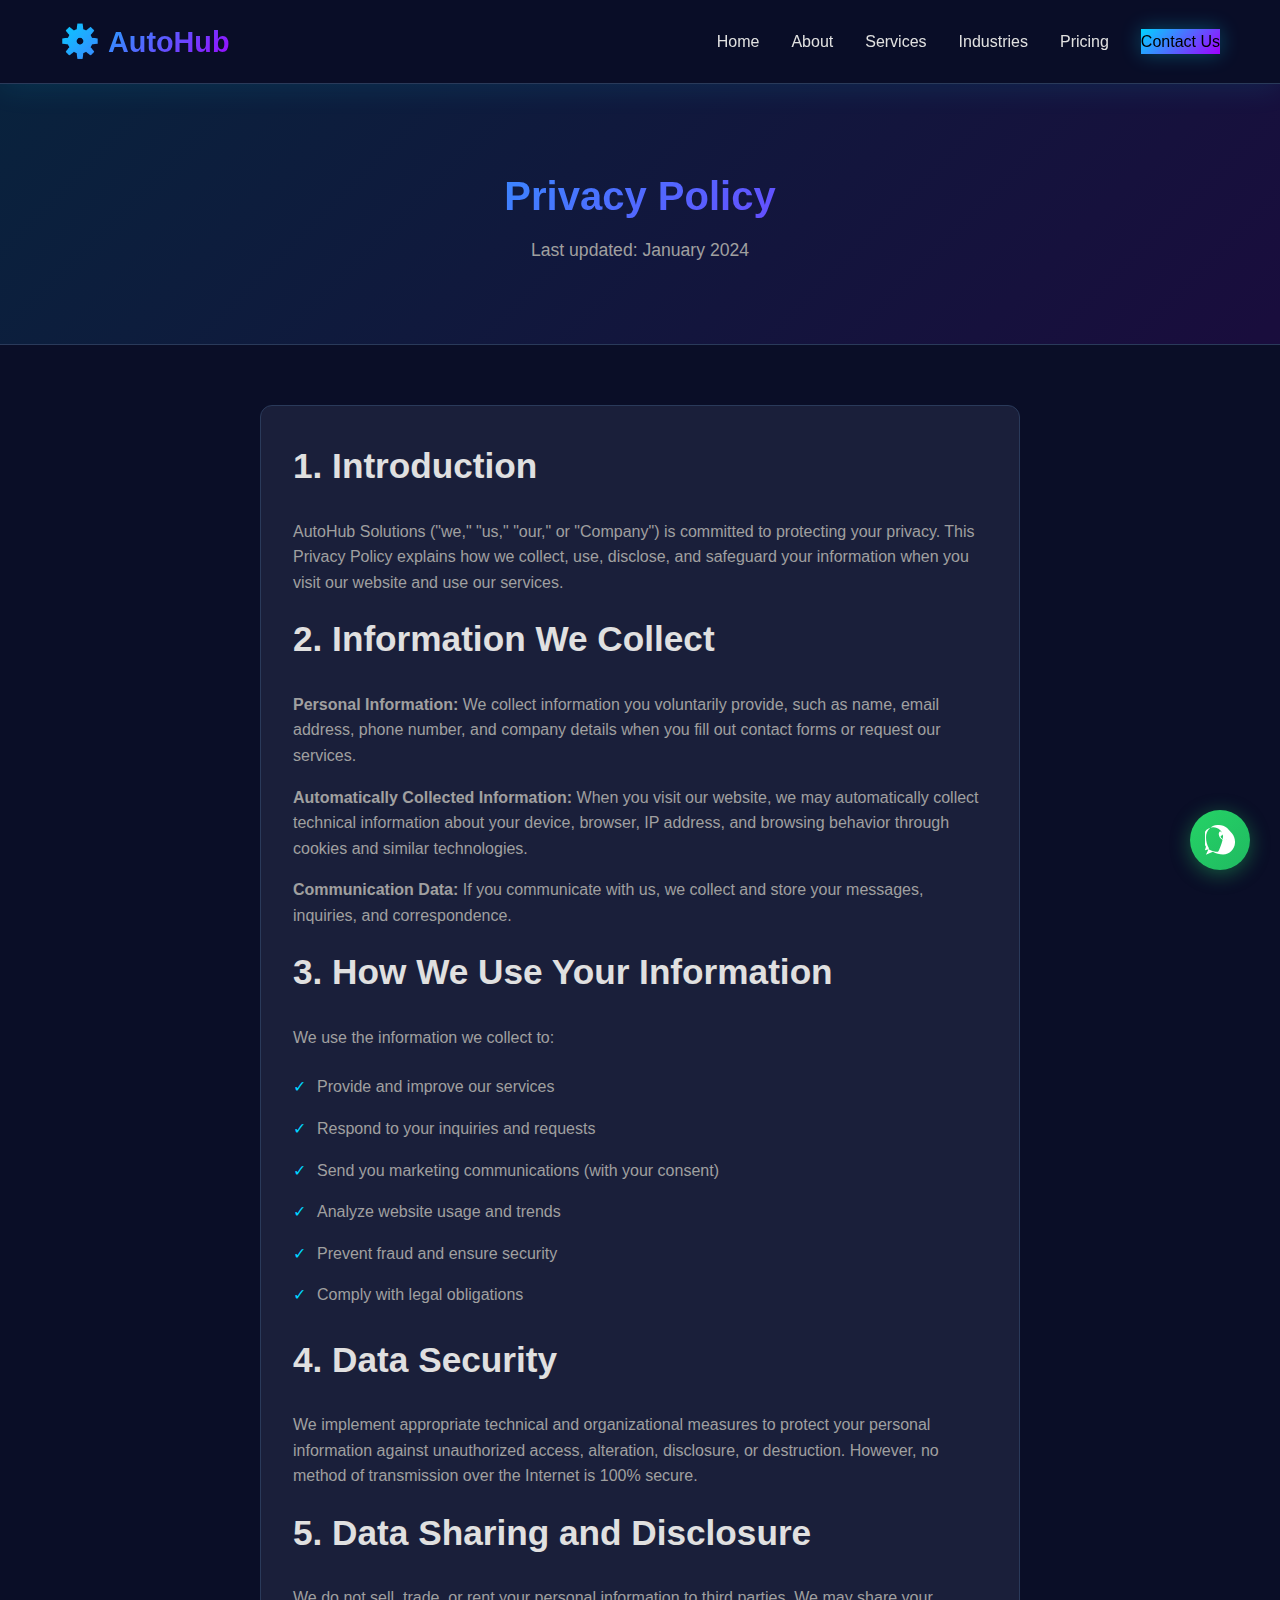
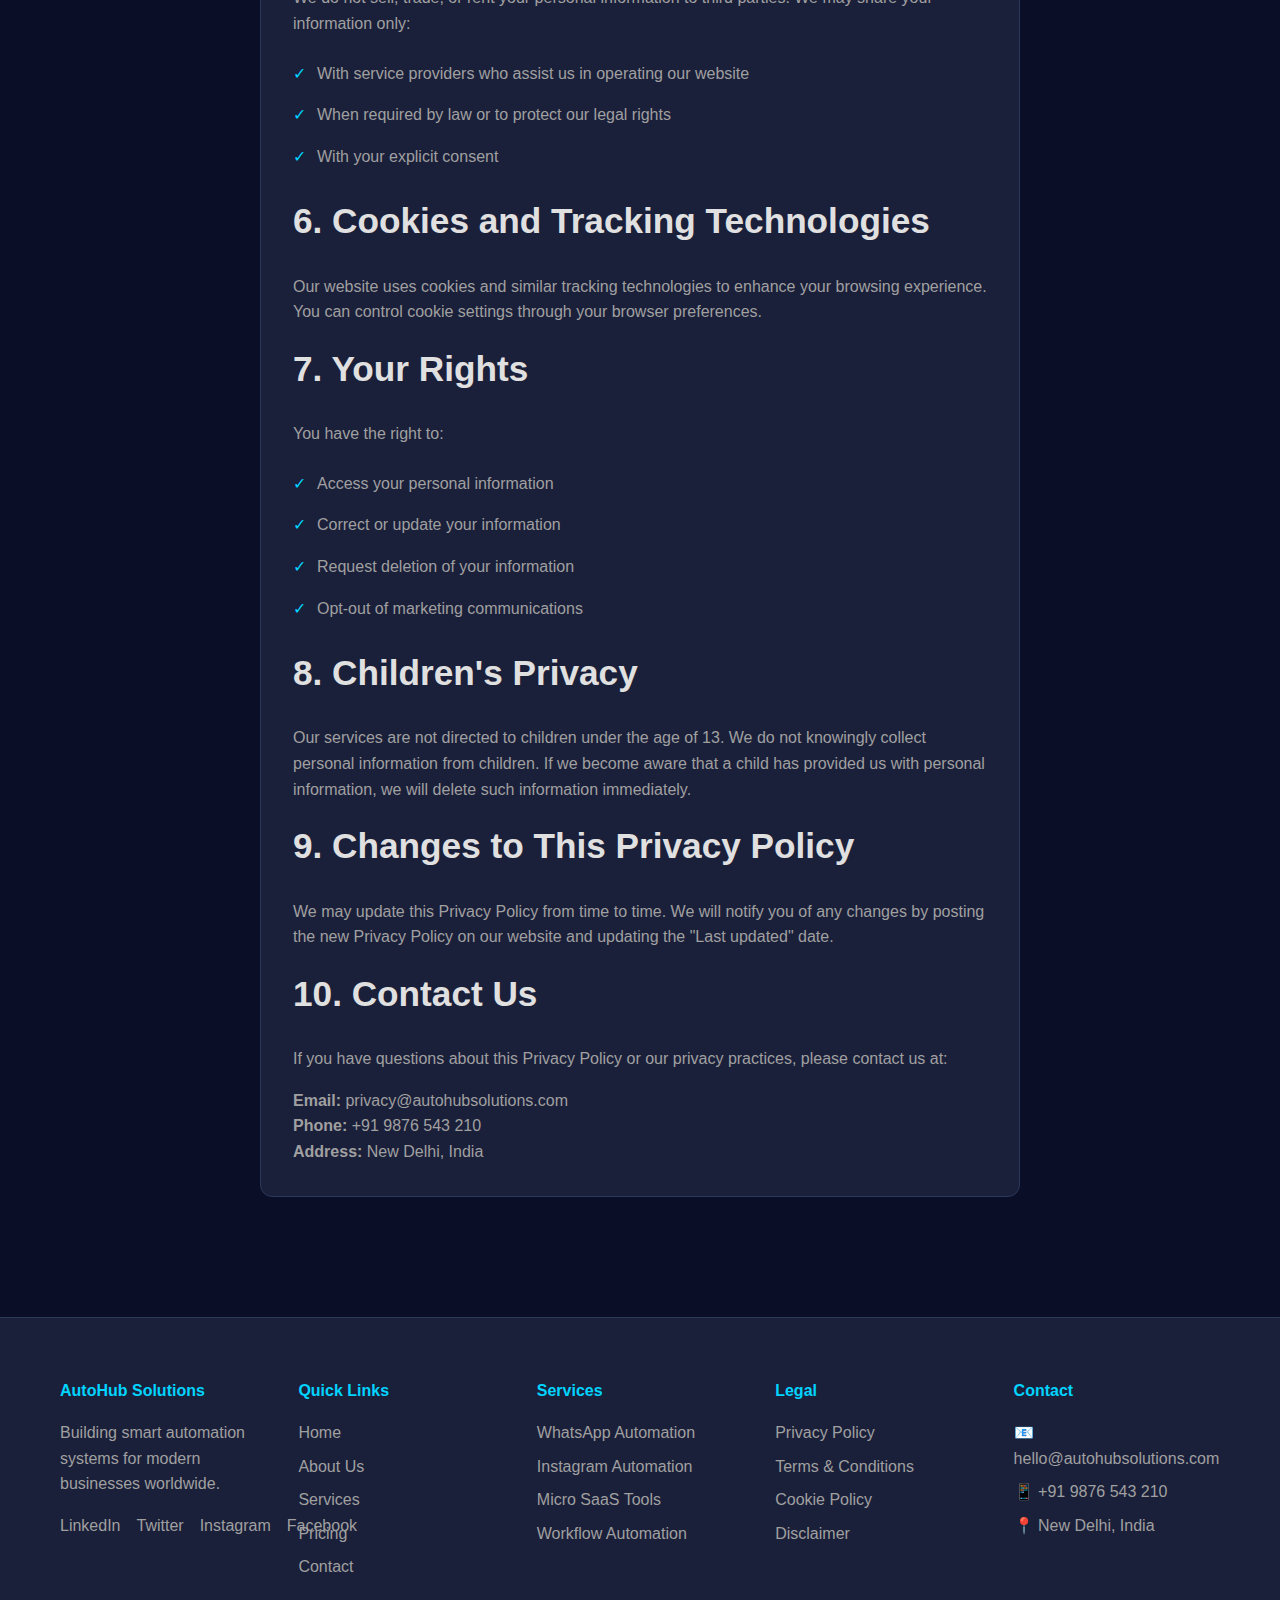
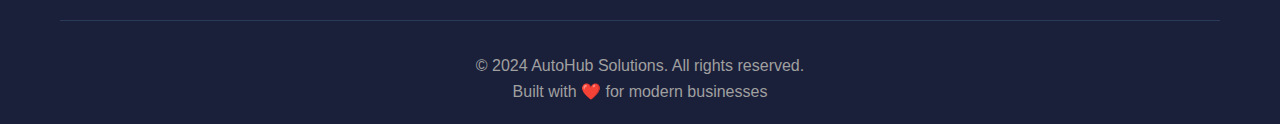
<file: privacy.html>
<!DOCTYPE html>
<html lang="en">
<head>
    <meta charset="UTF-8">
    <meta name="viewport" content="width=device-width, initial-scale=1.0">
    <meta name="description" content="Privacy Policy - AutoHub Solutions. Learn how we protect and handle your data.">
    <meta name="robots" content="noindex, follow">
    <title>Privacy Policy - AutoHub Solutions</title>
    <link rel="stylesheet" href="assets/styles.css">
    <link rel="stylesheet" href="assets/responsive.css">
</head>
<body>
    <!-- Navigation Header -->
    <header class="header sticky-header">
        <div class="container">
            <div class="nav-wrapper">
                <div class="logo">
                    <span class="logo-icon">⚙️</span>
                    <span class="logo-text">AutoHub</span>
                </div>
                
                <nav class="navbar">
                    <a href="index.html" class="nav-link">Home</a>
                    <a href="about.html" class="nav-link">About</a>
                    <a href="services.html" class="nav-link">Services</a>
                    <a href="industries.html" class="nav-link">Industries</a>
                    <a href="pricing.html" class="nav-link">Pricing</a>
                    <a href="contact.html" class="nav-link btn-primary">Contact Us</a>
                </nav>

                <div class="menu-toggle">
                    <span></span>
                    <span></span>
                    <span></span>
                </div>
            </div>
        </div>
    </header>

    <!-- Mobile Menu -->
    <div class="mobile-menu">
        <a href="index.html">Home</a>
        <a href="about.html">About</a>
        <a href="services.html">Services</a>
        <a href="industries.html">Industries</a>
        <a href="pricing.html">Pricing</a>
        <a href="contact.html">Contact Us</a>
    </div>

    <!-- Content -->
    <section class="page-hero">
        <div class="container">
            <h1>Privacy Policy</h1>
            <p>Last updated: January 2024</p>
        </div>
    </section>

    <section style="padding: 60px 0;">
        <div class="container" style="max-width: 800px;">
            <div style="background: var(--card-bg); border: 1px solid var(--border-color); border-radius: 12px; padding: 2rem;">
                
                <h2 style="text-align: left; margin-bottom: 1.5rem;">1. Introduction</h2>
                <p style="color: var(--text-muted); margin-bottom: 1rem;">
                    AutoHub Solutions ("we," "us," "our," or "Company") is committed to protecting your privacy. This Privacy Policy explains how we collect, use, disclose, and safeguard your information when you visit our website and use our services.
                </p>

                <h2 style="text-align: left; margin-bottom: 1.5rem;">2. Information We Collect</h2>
                <p style="color: var(--text-muted); margin-bottom: 1rem;">
                    <strong>Personal Information:</strong> We collect information you voluntarily provide, such as name, email address, phone number, and company details when you fill out contact forms or request our services.
                </p>
                <p style="color: var(--text-muted); margin-bottom: 1rem;">
                    <strong>Automatically Collected Information:</strong> When you visit our website, we may automatically collect technical information about your device, browser, IP address, and browsing behavior through cookies and similar technologies.
                </p>
                <p style="color: var(--text-muted); margin-bottom: 1rem;">
                    <strong>Communication Data:</strong> If you communicate with us, we collect and store your messages, inquiries, and correspondence.
                </p>

                <h2 style="text-align: left; margin-bottom: 1.5rem;">3. How We Use Your Information</h2>
                <p style="color: var(--text-muted); margin-bottom: 1rem;">
                    We use the information we collect to:
                </p>
                <ul style="list-style: none; padding: 0; margin-bottom: 1rem;">
                    <li style="color: var(--text-muted); padding: 0.5rem 0; padding-left: 1.5rem; position: relative;">
                        <span style="position: absolute; left: 0; color: var(--primary-color);">✓</span>
                        Provide and improve our services
                    </li>
                    <li style="color: var(--text-muted); padding: 0.5rem 0; padding-left: 1.5rem; position: relative;">
                        <span style="position: absolute; left: 0; color: var(--primary-color);">✓</span>
                        Respond to your inquiries and requests
                    </li>
                    <li style="color: var(--text-muted); padding: 0.5rem 0; padding-left: 1.5rem; position: relative;">
                        <span style="position: absolute; left: 0; color: var(--primary-color);">✓</span>
                        Send you marketing communications (with your consent)
                    </li>
                    <li style="color: var(--text-muted); padding: 0.5rem 0; padding-left: 1.5rem; position: relative;">
                        <span style="position: absolute; left: 0; color: var(--primary-color);">✓</span>
                        Analyze website usage and trends
                    </li>
                    <li style="color: var(--text-muted); padding: 0.5rem 0; padding-left: 1.5rem; position: relative;">
                        <span style="position: absolute; left: 0; color: var(--primary-color);">✓</span>
                        Prevent fraud and ensure security
                    </li>
                    <li style="color: var(--text-muted); padding: 0.5rem 0; padding-left: 1.5rem; position: relative;">
                        <span style="position: absolute; left: 0; color: var(--primary-color);">✓</span>
                        Comply with legal obligations
                    </li>
                </ul>

                <h2 style="text-align: left; margin-bottom: 1.5rem;">4. Data Security</h2>
                <p style="color: var(--text-muted); margin-bottom: 1rem;">
                    We implement appropriate technical and organizational measures to protect your personal information against unauthorized access, alteration, disclosure, or destruction. However, no method of transmission over the Internet is 100% secure.
                </p>

                <h2 style="text-align: left; margin-bottom: 1.5rem;">5. Data Sharing and Disclosure</h2>
                <p style="color: var(--text-muted); margin-bottom: 1rem;">
                    We do not sell, trade, or rent your personal information to third parties. We may share your information only:
                </p>
                <ul style="list-style: none; padding: 0; margin-bottom: 1rem;">
                    <li style="color: var(--text-muted); padding: 0.5rem 0; padding-left: 1.5rem; position: relative;">
                        <span style="position: absolute; left: 0; color: var(--primary-color);">✓</span>
                        With service providers who assist us in operating our website
                    </li>
                    <li style="color: var(--text-muted); padding: 0.5rem 0; padding-left: 1.5rem; position: relative;">
                        <span style="position: absolute; left: 0; color: var(--primary-color);">✓</span>
                        When required by law or to protect our legal rights
                    </li>
                    <li style="color: var(--text-muted); padding: 0.5rem 0; padding-left: 1.5rem; position: relative;">
                        <span style="position: absolute; left: 0; color: var(--primary-color);">✓</span>
                        With your explicit consent
                    </li>
                </ul>

                <h2 style="text-align: left; margin-bottom: 1.5rem;">6. Cookies and Tracking Technologies</h2>
                <p style="color: var(--text-muted); margin-bottom: 1rem;">
                    Our website uses cookies and similar tracking technologies to enhance your browsing experience. You can control cookie settings through your browser preferences.
                </p>

                <h2 style="text-align: left; margin-bottom: 1.5rem;">7. Your Rights</h2>
                <p style="color: var(--text-muted); margin-bottom: 1rem;">
                    You have the right to:
                </p>
                <ul style="list-style: none; padding: 0; margin-bottom: 1rem;">
                    <li style="color: var(--text-muted); padding: 0.5rem 0; padding-left: 1.5rem; position: relative;">
                        <span style="position: absolute; left: 0; color: var(--primary-color);">✓</span>
                        Access your personal information
                    </li>
                    <li style="color: var(--text-muted); padding: 0.5rem 0; padding-left: 1.5rem; position: relative;">
                        <span style="position: absolute; left: 0; color: var(--primary-color);">✓</span>
                        Correct or update your information
                    </li>
                    <li style="color: var(--text-muted); padding: 0.5rem 0; padding-left: 1.5rem; position: relative;">
                        <span style="position: absolute; left: 0; color: var(--primary-color);">✓</span>
                        Request deletion of your information
                    </li>
                    <li style="color: var(--text-muted); padding: 0.5rem 0; padding-left: 1.5rem; position: relative;">
                        <span style="position: absolute; left: 0; color: var(--primary-color);">✓</span>
                        Opt-out of marketing communications
                    </li>
                </ul>

                <h2 style="text-align: left; margin-bottom: 1.5rem;">8. Children's Privacy</h2>
                <p style="color: var(--text-muted); margin-bottom: 1rem;">
                    Our services are not directed to children under the age of 13. We do not knowingly collect personal information from children. If we become aware that a child has provided us with personal information, we will delete such information immediately.
                </p>

                <h2 style="text-align: left; margin-bottom: 1.5rem;">9. Changes to This Privacy Policy</h2>
                <p style="color: var(--text-muted); margin-bottom: 1rem;">
                    We may update this Privacy Policy from time to time. We will notify you of any changes by posting the new Privacy Policy on our website and updating the "Last updated" date.
                </p>

                <h2 style="text-align: left; margin-bottom: 1.5rem;">10. Contact Us</h2>
                <p style="color: var(--text-muted); margin-bottom: 1rem;">
                    If you have questions about this Privacy Policy or our privacy practices, please contact us at:
                </p>
                <p style="color: var(--text-muted);">
                    <strong>Email:</strong> privacy@autohubsolutions.com<br>
                    <strong>Phone:</strong> +91 9876 543 210<br>
                    <strong>Address:</strong> New Delhi, India
                </p>

            </div>
        </div>
    </section>

    <!-- Footer -->
    <footer class="footer">
        <div class="container">
            <div class="footer-content">
                <div class="footer-section">
                    <h4>AutoHub Solutions</h4>
                    <p>Building smart automation systems for modern businesses worldwide.</p>
                    <div class="social-links">
                        <a href="#" class="social-link">LinkedIn</a>
                        <a href="#" class="social-link">Twitter</a>
                        <a href="#" class="social-link">Instagram</a>
                        <a href="#" class="social-link">Facebook</a>
                    </div>
                </div>

                <div class="footer-section">
                    <h4>Quick Links</h4>
                    <a href="index.html">Home</a>
                    <a href="about.html">About Us</a>
                    <a href="services.html">Services</a>
                    <a href="pricing.html">Pricing</a>
                    <a href="contact.html">Contact</a>
                </div>

                <div class="footer-section">
                    <h4>Services</h4>
                    <a href="services.html#whatsapp">WhatsApp Automation</a>
                    <a href="services.html#instagram">Instagram Automation</a>
                    <a href="services.html#saas">Micro SaaS Tools</a>
                    <a href="services.html#workflow">Workflow Automation</a>
                </div>

                <div class="footer-section">
                    <h4>Legal</h4>
                    <a href="privacy.html">Privacy Policy</a>
                    <a href="terms.html">Terms & Conditions</a>
                    <a href="#">Cookie Policy</a>
                    <a href="#">Disclaimer</a>
                </div>

                <div class="footer-section">
                    <h4>Contact</h4>
                    <p>📧 hello@autohubsolutions.com</p>
                    <p>📱 +91 9876 543 210</p>
                    <p>📍 New Delhi, India</p>
                </div>
            </div>

            <div class="footer-bottom">
                <p>&copy; 2024 AutoHub Solutions. All rights reserved.</p>
                <p>Built with ❤️ for modern businesses</p>
            </div>
        </div>
    </footer>

    <!-- WhatsApp Floating Button -->
    <a href="https://wa.me/919876543210?text=Hello%20AutoHub%20Solutions" class="whatsapp-float" target="_blank" title="Chat with us on WhatsApp">
        <svg viewBox="0 0 24 24" width="24" height="24" viewBox="0 0 24 24" fill="none" xmlns="http://www.w3.org/2000/svg">
            <path d="M17.6915026,2.4744748 C15.6693616,0.409779545 12.9581152,0 10.4147785,-0.0141124179 C5.07273955,0 0.842175885,4.32295703 0.82987144,9.80194705 C0.810572451,12.8911065 1.58788805,15.9081335 3.15823897,18.5267258 L0.734206151,23.7764652 L6.28823305,21.4161549 C8.75948108,22.8194131 11.5894429,23.5658196 14.4771816,23.5658196 L14.4859268,23.5658196 C19.8274143,23.5658196 24,19.2428682 24.0123452,13.7638778 C24.0247905,11.2215901 23.2474578,8.81938996 21.684104,6.8042819 Z M10.4147785,21.4948843 C7.87885541,21.4948843 5.40325349,20.8597064 3.27009876,19.6718694 L2.94418821,19.4832962 L-0.111225393,20.3143703 L0.777571362,17.3924969 L0.564141722,17.0686649 C-0.767156918,14.8010224 -1.35628269,12.1788908 -1.35628269,9.80194705 C-1.35628269,5.41607819 2.30761769,1.85024001 6.68926513,1.85024001 C8.65590326,1.86433213 10.5346531,2.61233544 11.9919532,3.95129713 C13.4492533,5.29025883 14.398597,7.11435927 14.4147785,9.04646842 C14.4009335,13.4323372 10.747269,21.4948843 10.4147785,21.4948843 Z M17.8678211,11.4744748 C17.6915026,11.3695121 16.6563168,10.8650326 16.4915026,10.8071989 C16.3266884,10.7493651 16.2104635,10.7203482 16.0942386,10.8971486 C15.9780137,11.0739489 15.5496661,11.5783006 15.4486956,11.7040463 C15.3477251,11.829792 15.2467546,11.844976 15.0704361,11.7400134 C14.8941176,11.6350507 14.2806957,11.4269137 13.5528542,10.7493651 C12.9935913,10.2294234 12.6115444,9.57982211 12.5105739,9.40284108 C12.4096034,9.22585905 12.5105739,9.11625338 12.6115444,9.01128913 C12.7035834,8.91632487 12.8141879,8.7473767 12.9151584,8.64590504 C13.0161289,8.54443338 13.0810775,8.47634177 13.1820479,8.47634177 C13.2830184,8.47634177 13.3739554,8.47634177 13.4485266,8.46353412 C13.5190787,8.45244626 13.6199227,8.4148671 13.7208633,8.28323386 C13.8218038,8.15160061 14.1546938,7.64726653 14.2556644,7.48029098 C14.3566349,7.31331544 14.2556644,7.18168219 14.1546938,7.07671794 C14.0537233,6.97175368 13.1820479,5.79649973 12.9951259,5.45526872 C12.8141879,5.12265506 12.6282215,5.17047589 12.4947339,5.17047589 C12.3743166,5.17047589 12.2540993,5.17047589 12.1338819,5.17047589 C12.0135646,5.17047589 11.8159621,5.2293096 11.6511478,5.40628839 C11.4863336,5.58326718 10.9970664,6.10018806 10.9970664,7.27565268 C10.9970664,8.45111729 11.6719246,9.57982211 11.7728951,9.70555781 C11.8738656,9.82987144 12.6115444,11.0149812 13.8277421,11.6140147 C14.0502326,11.7243101 14.2305117,11.7823657 14.371609,11.8187433 C14.5900231,11.8741119 14.8484151,11.8649307 15.0352038,11.76 C15.2487937,11.6350507 15.8619965,11.3695121 15.9630671,11.1215618 C16.0640376,10.8736116 16.0640376,10.6658345 15.9956314,10.6155099 C15.9272252,10.5651853 15.8110003,10.5360685 15.6595816,10.5009348 Z" fill="white"/>
        </svg>
    </a>

    <script src="assets/script.js"></script>
</body>
</html>
</file>
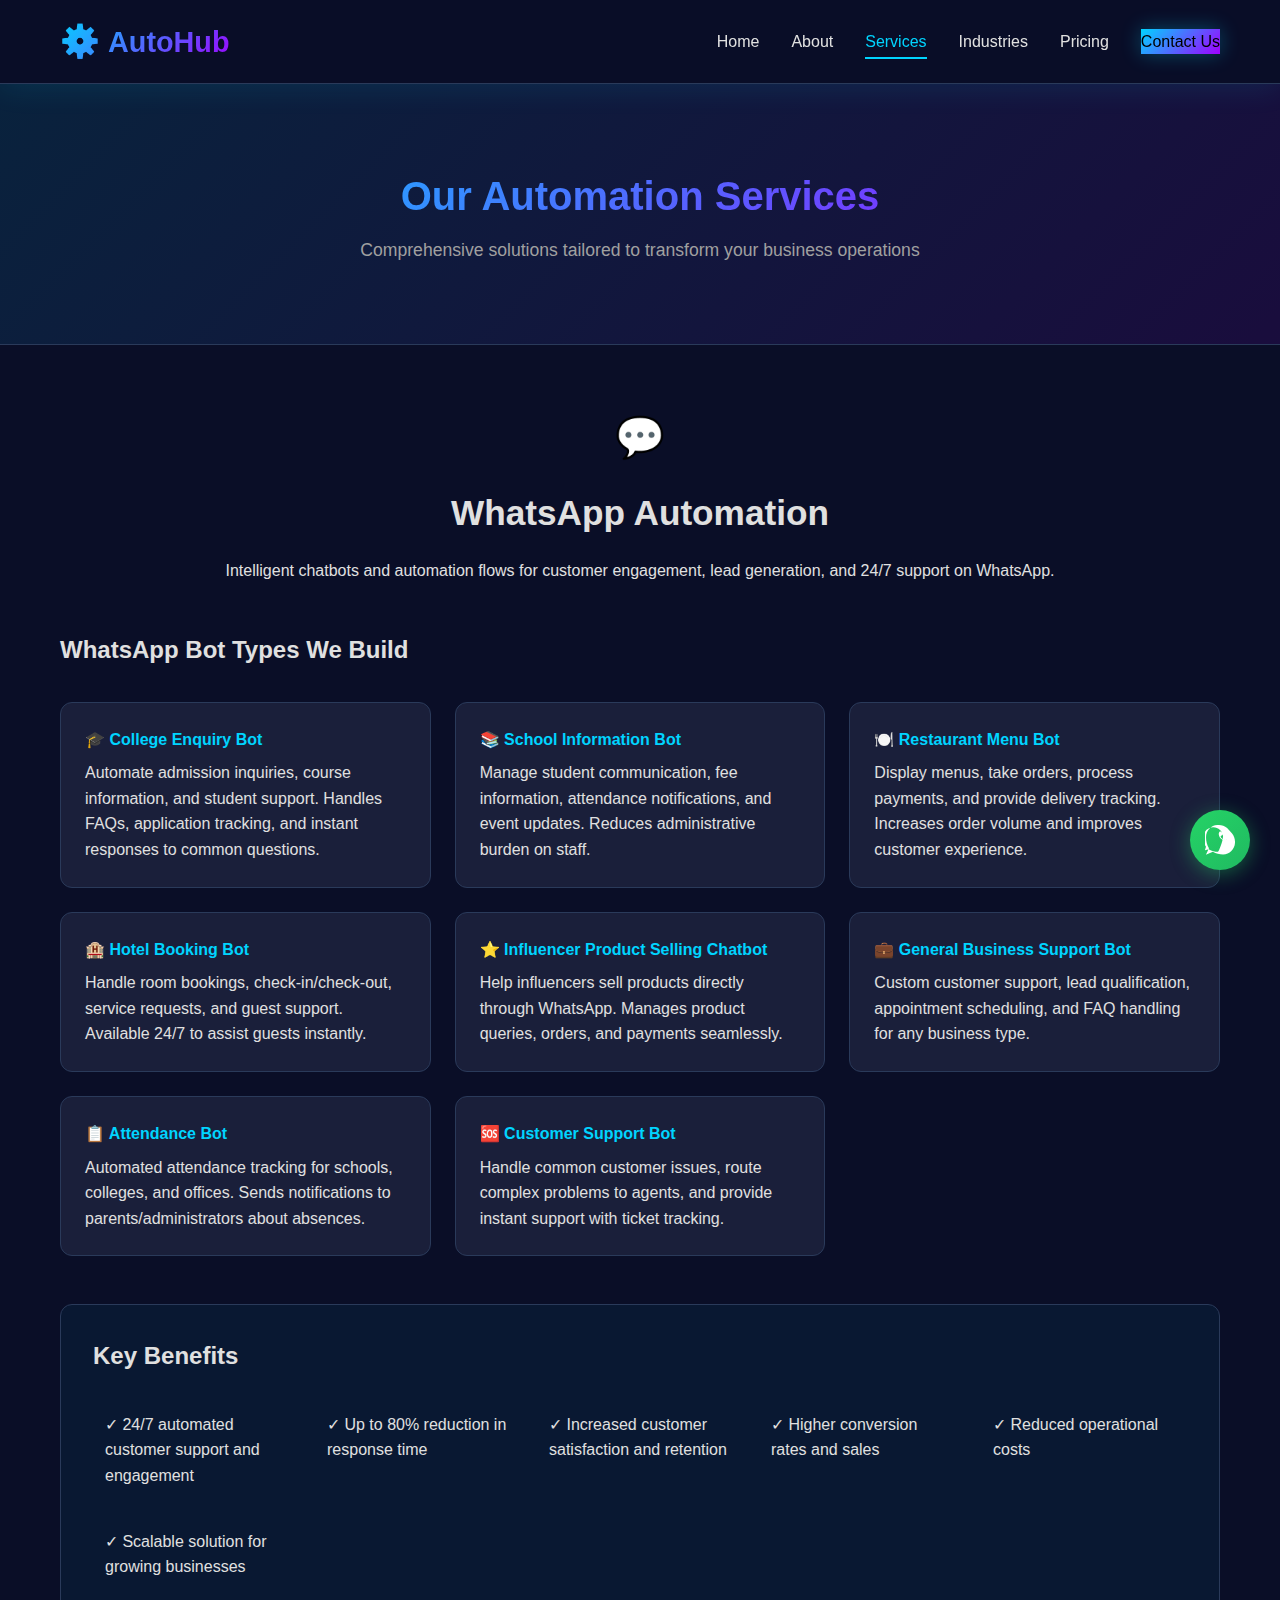
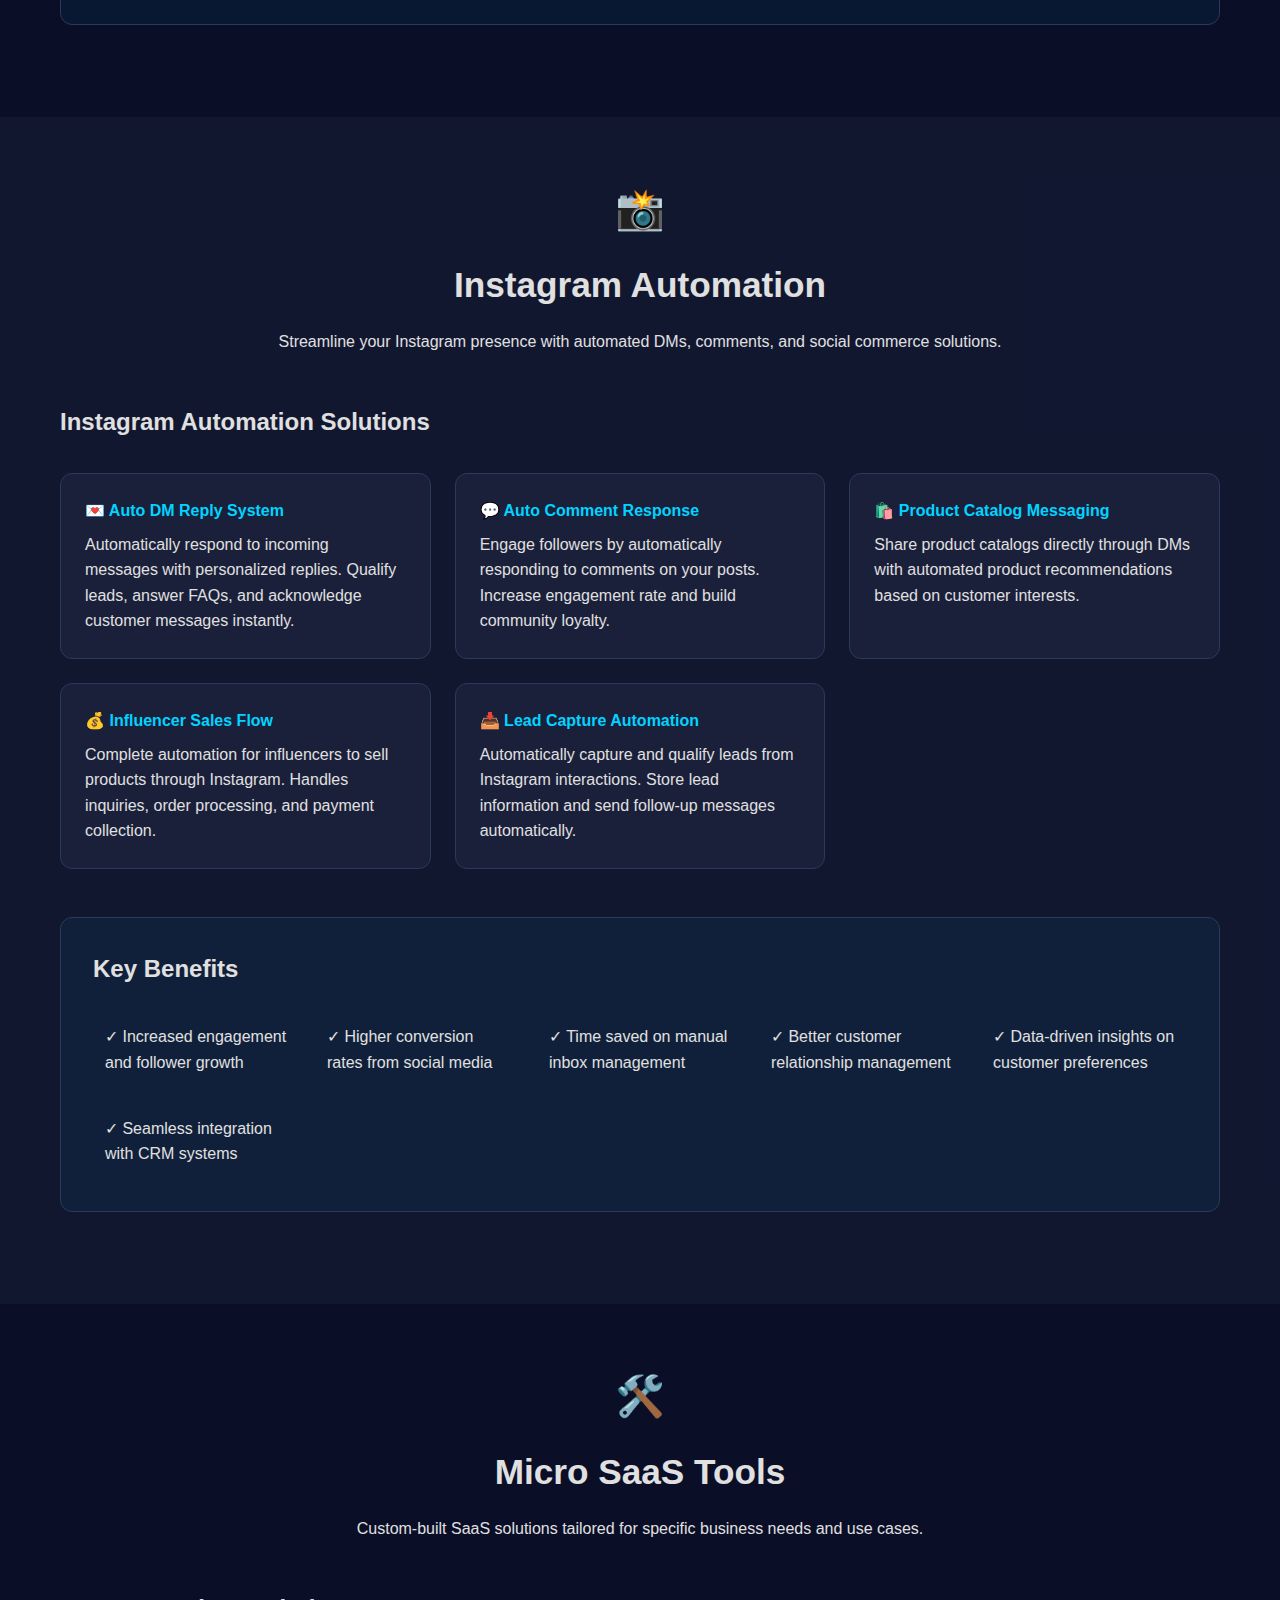
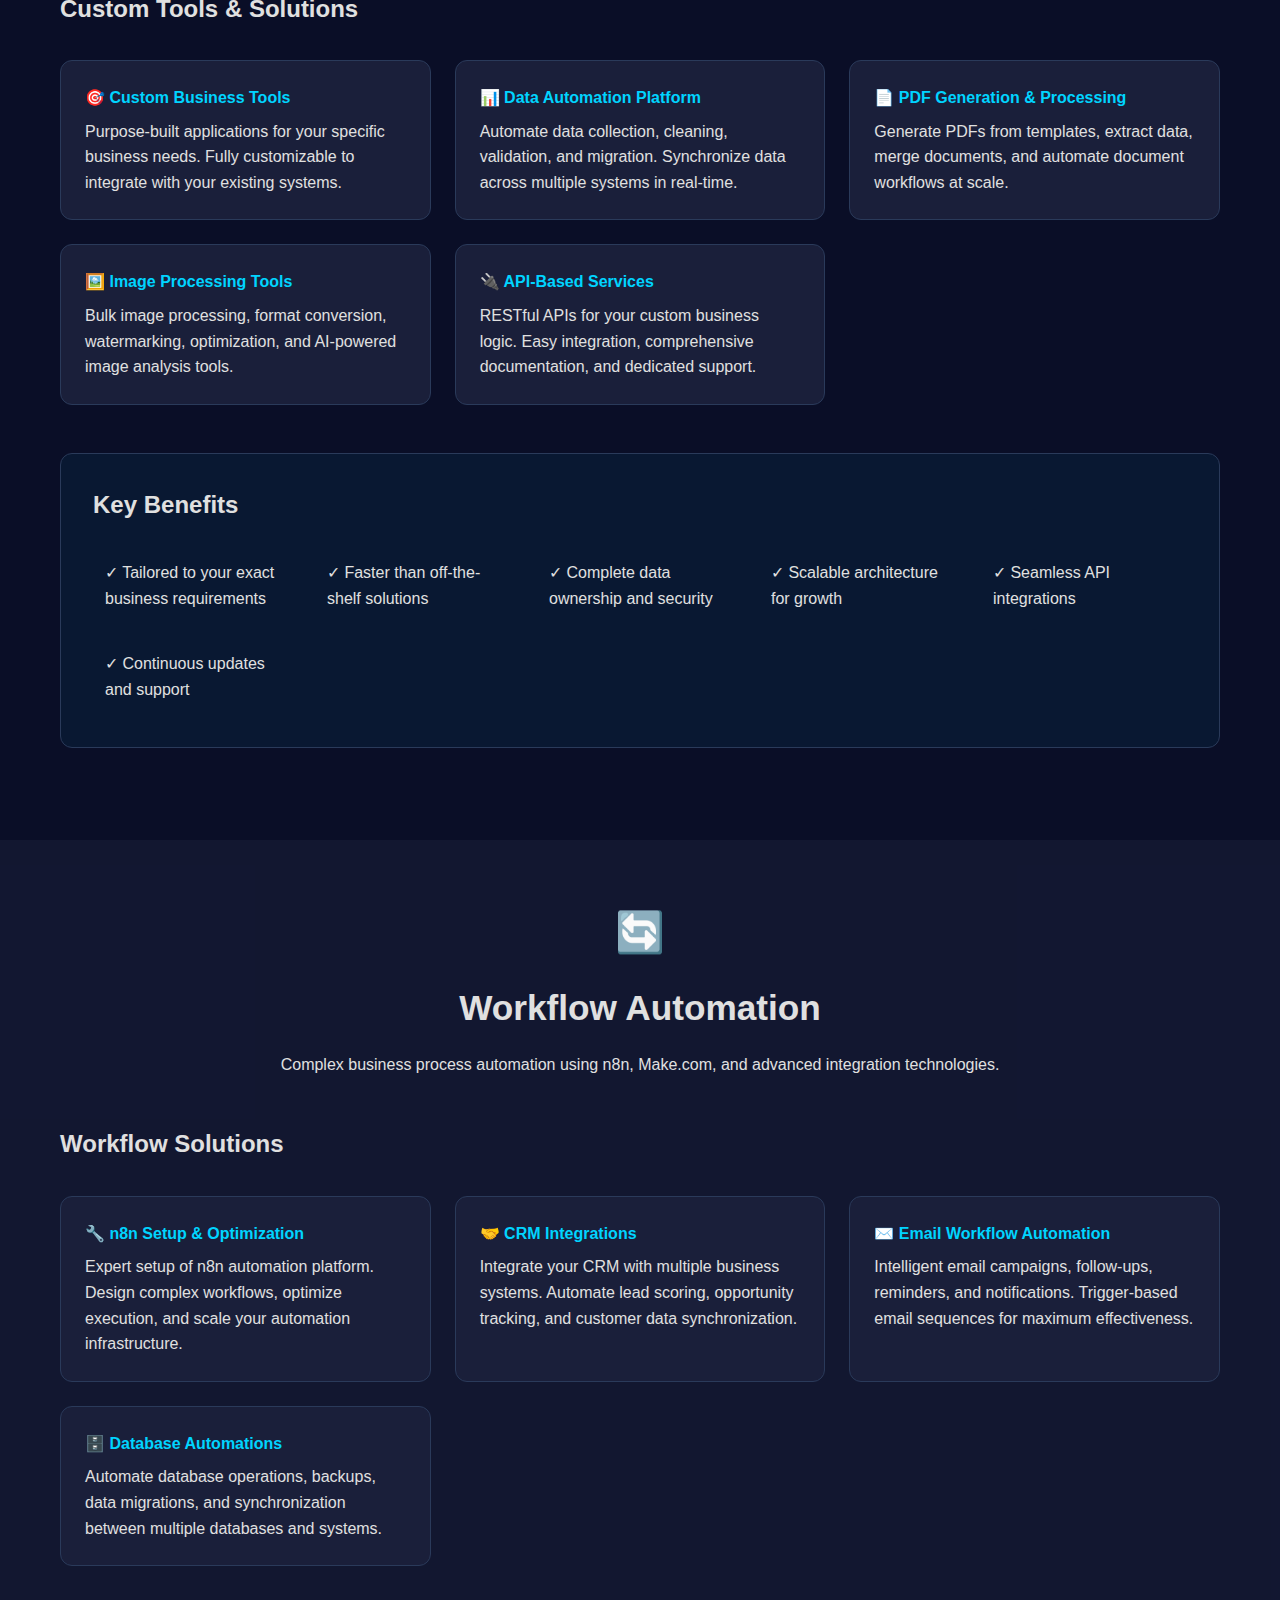
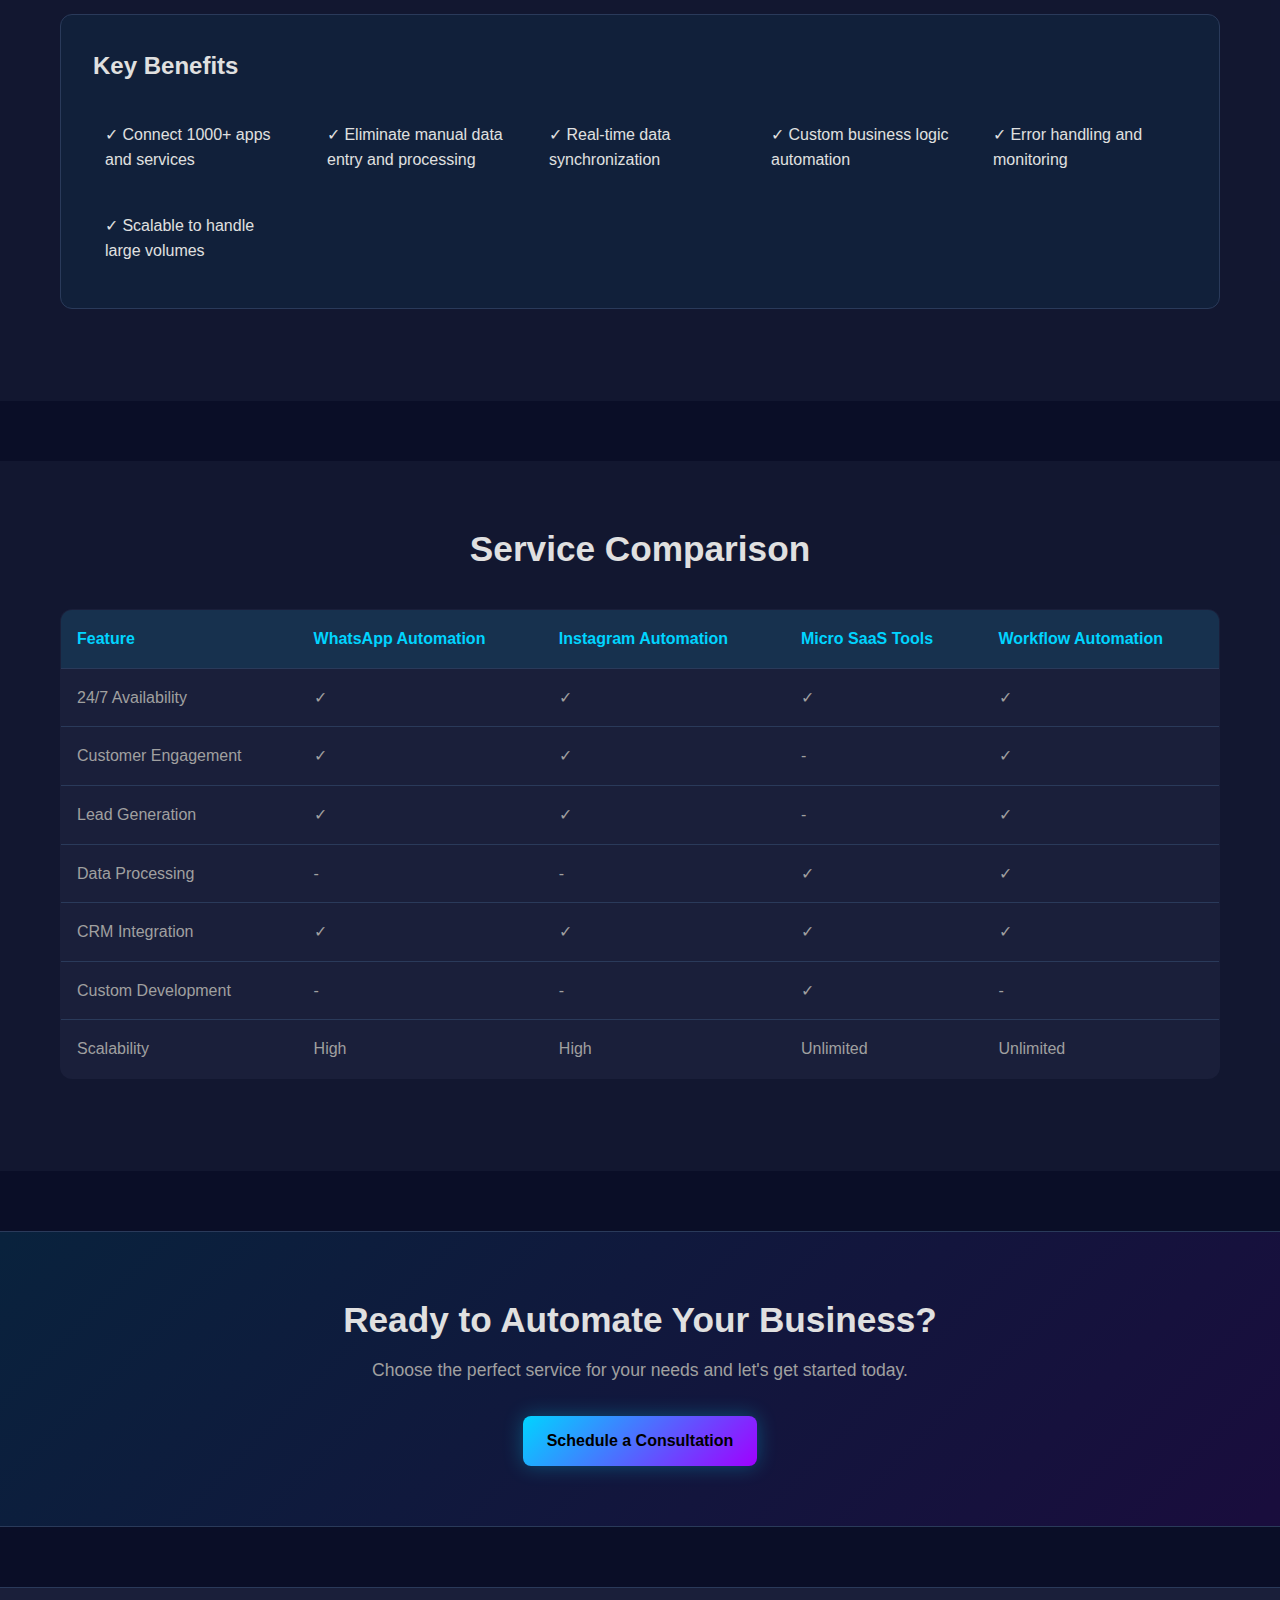
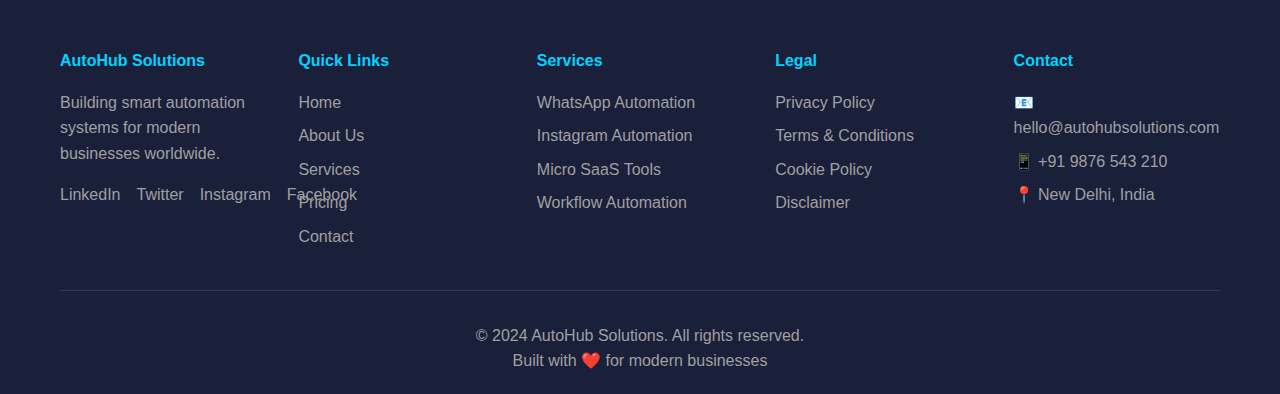
<file: services.html>
<!DOCTYPE html>
<html lang="en">
<head>
    <meta charset="UTF-8">
    <meta name="viewport" content="width=device-width, initial-scale=1.0">
    <meta name="description" content="Explore AutoHub Solutions services - WhatsApp Automation, Instagram Automation, Micro SaaS Tools, and Workflow Automation.">
    <meta name="keywords" content="automation services, WhatsApp bot, Instagram automation, workflow automation, business automation">
    <meta property="og:title" content="Our Services - AutoHub Solutions">
    <meta property="og:description" content="Comprehensive automation solutions for your business needs.">
    <title>Services - AutoHub Solutions</title>
    <link rel="stylesheet" href="assets/styles.css">
    <link rel="stylesheet" href="assets/responsive.css">
</head>
<body>
    <!-- Navigation Header -->
    <header class="header sticky-header">
        <div class="container">
            <div class="nav-wrapper">
                <div class="logo">
                    <span class="logo-icon">⚙️</span>
                    <span class="logo-text">AutoHub</span>
                </div>
                
                <nav class="navbar">
                    <a href="index.html" class="nav-link">Home</a>
                    <a href="about.html" class="nav-link">About</a>
                    <a href="services.html" class="nav-link active">Services</a>
                    <a href="industries.html" class="nav-link">Industries</a>
                    <a href="pricing.html" class="nav-link">Pricing</a>
                    <a href="contact.html" class="nav-link btn-primary">Contact Us</a>
                </nav>

                <div class="menu-toggle">
                    <span></span>
                    <span></span>
                    <span></span>
                </div>
            </div>
        </div>
    </header>

    <!-- Mobile Menu -->
    <div class="mobile-menu">
        <a href="index.html">Home</a>
        <a href="about.html">About</a>
        <a href="services.html" class="active">Services</a>
        <a href="industries.html">Industries</a>
        <a href="pricing.html">Pricing</a>
        <a href="contact.html">Contact Us</a>
    </div>

    <!-- Hero Section -->
    <section class="page-hero">
        <div class="container">
            <h1>Our Automation Services</h1>
            <p>Comprehensive solutions tailored to transform your business operations</p>
        </div>
    </section>

    <!-- WhatsApp Automation Section -->
    <section id="whatsapp" class="service-section">
        <div class="container">
            <div class="service-header">
                <div class="service-icon">💬</div>
                <h2>WhatsApp Automation</h2>
                <p class="service-intro">Intelligent chatbots and automation flows for customer engagement, lead generation, and 24/7 support on WhatsApp.</p>
            </div>

            <div class="service-features">
                <h3>WhatsApp Bot Types We Build</h3>
                <div class="features-list">
                    <div class="feature-item">
                        <h4>🎓 College Enquiry Bot</h4>
                        <p>Automate admission inquiries, course information, and student support. Handles FAQs, application tracking, and instant responses to common questions.</p>
                    </div>
                    <div class="feature-item">
                        <h4>📚 School Information Bot</h4>
                        <p>Manage student communication, fee information, attendance notifications, and event updates. Reduces administrative burden on staff.</p>
                    </div>
                    <div class="feature-item">
                        <h4>🍽️ Restaurant Menu Bot</h4>
                        <p>Display menus, take orders, process payments, and provide delivery tracking. Increases order volume and improves customer experience.</p>
                    </div>
                    <div class="feature-item">
                        <h4>🏨 Hotel Booking Bot</h4>
                        <p>Handle room bookings, check-in/check-out, service requests, and guest support. Available 24/7 to assist guests instantly.</p>
                    </div>
                    <div class="feature-item">
                        <h4>⭐ Influencer Product Selling Chatbot</h4>
                        <p>Help influencers sell products directly through WhatsApp. Manages product queries, orders, and payments seamlessly.</p>
                    </div>
                    <div class="feature-item">
                        <h4>💼 General Business Support Bot</h4>
                        <p>Custom customer support, lead qualification, appointment scheduling, and FAQ handling for any business type.</p>
                    </div>
                    <div class="feature-item">
                        <h4>📋 Attendance Bot</h4>
                        <p>Automated attendance tracking for schools, colleges, and offices. Sends notifications to parents/administrators about absences.</p>
                    </div>
                    <div class="feature-item">
                        <h4>🆘 Customer Support Bot</h4>
                        <p>Handle common customer issues, route complex problems to agents, and provide instant support with ticket tracking.</p>
                    </div>
                </div>
            </div>

            <div class="service-benefits">
                <h3>Key Benefits</h3>
                <ul>
                    <li>✓ 24/7 automated customer support and engagement</li>
                    <li>✓ Up to 80% reduction in response time</li>
                    <li>✓ Increased customer satisfaction and retention</li>
                    <li>✓ Higher conversion rates and sales</li>
                    <li>✓ Reduced operational costs</li>
                    <li>✓ Scalable solution for growing businesses</li>
                </ul>
            </div>
        </div>
    </section>

    <!-- Instagram Automation Section -->
    <section id="instagram" class="service-section alternate">
        <div class="container">
            <div class="service-header">
                <div class="service-icon">📸</div>
                <h2>Instagram Automation</h2>
                <p class="service-intro">Streamline your Instagram presence with automated DMs, comments, and social commerce solutions.</p>
            </div>

            <div class="service-features">
                <h3>Instagram Automation Solutions</h3>
                <div class="features-list">
                    <div class="feature-item">
                        <h4>💌 Auto DM Reply System</h4>
                        <p>Automatically respond to incoming messages with personalized replies. Qualify leads, answer FAQs, and acknowledge customer messages instantly.</p>
                    </div>
                    <div class="feature-item">
                        <h4>💬 Auto Comment Response</h4>
                        <p>Engage followers by automatically responding to comments on your posts. Increase engagement rate and build community loyalty.</p>
                    </div>
                    <div class="feature-item">
                        <h4>🛍️ Product Catalog Messaging</h4>
                        <p>Share product catalogs directly through DMs with automated product recommendations based on customer interests.</p>
                    </div>
                    <div class="feature-item">
                        <h4>💰 Influencer Sales Flow</h4>
                        <p>Complete automation for influencers to sell products through Instagram. Handles inquiries, order processing, and payment collection.</p>
                    </div>
                    <div class="feature-item">
                        <h4>📥 Lead Capture Automation</h4>
                        <p>Automatically capture and qualify leads from Instagram interactions. Store lead information and send follow-up messages automatically.</p>
                    </div>
                </div>
            </div>

            <div class="service-benefits">
                <h3>Key Benefits</h3>
                <ul>
                    <li>✓ Increased engagement and follower growth</li>
                    <li>✓ Higher conversion rates from social media</li>
                    <li>✓ Time saved on manual inbox management</li>
                    <li>✓ Better customer relationship management</li>
                    <li>✓ Data-driven insights on customer preferences</li>
                    <li>✓ Seamless integration with CRM systems</li>
                </ul>
            </div>
        </div>
    </section>

    <!-- Micro SaaS Tools Section -->
    <section id="saas" class="service-section">
        <div class="container">
            <div class="service-header">
                <div class="service-icon">🛠️</div>
                <h2>Micro SaaS Tools</h2>
                <p class="service-intro">Custom-built SaaS solutions tailored for specific business needs and use cases.</p>
            </div>

            <div class="service-features">
                <h3>Custom Tools & Solutions</h3>
                <div class="features-list">
                    <div class="feature-item">
                        <h4>🎯 Custom Business Tools</h4>
                        <p>Purpose-built applications for your specific business needs. Fully customizable to integrate with your existing systems.</p>
                    </div>
                    <div class="feature-item">
                        <h4>📊 Data Automation Platform</h4>
                        <p>Automate data collection, cleaning, validation, and migration. Synchronize data across multiple systems in real-time.</p>
                    </div>
                    <div class="feature-item">
                        <h4>📄 PDF Generation & Processing</h4>
                        <p>Generate PDFs from templates, extract data, merge documents, and automate document workflows at scale.</p>
                    </div>
                    <div class="feature-item">
                        <h4>🖼️ Image Processing Tools</h4>
                        <p>Bulk image processing, format conversion, watermarking, optimization, and AI-powered image analysis tools.</p>
                    </div>
                    <div class="feature-item">
                        <h4>🔌 API-Based Services</h4>
                        <p>RESTful APIs for your custom business logic. Easy integration, comprehensive documentation, and dedicated support.</p>
                    </div>
                </div>
            </div>

            <div class="service-benefits">
                <h3>Key Benefits</h3>
                <ul>
                    <li>✓ Tailored to your exact business requirements</li>
                    <li>✓ Faster than off-the-shelf solutions</li>
                    <li>✓ Complete data ownership and security</li>
                    <li>✓ Scalable architecture for growth</li>
                    <li>✓ Seamless API integrations</li>
                    <li>✓ Continuous updates and support</li>
                </ul>
            </div>
        </div>
    </section>

    <!-- Workflow Automation Section -->
    <section id="workflow" class="service-section alternate">
        <div class="container">
            <div class="service-header">
                <div class="service-icon">🔄</div>
                <h2>Workflow Automation</h2>
                <p class="service-intro">Complex business process automation using n8n, Make.com, and advanced integration technologies.</p>
            </div>

            <div class="service-features">
                <h3>Workflow Solutions</h3>
                <div class="features-list">
                    <div class="feature-item">
                        <h4>🔧 n8n Setup & Optimization</h4>
                        <p>Expert setup of n8n automation platform. Design complex workflows, optimize execution, and scale your automation infrastructure.</p>
                    </div>
                    <div class="feature-item">
                        <h4>🤝 CRM Integrations</h4>
                        <p>Integrate your CRM with multiple business systems. Automate lead scoring, opportunity tracking, and customer data synchronization.</p>
                    </div>
                    <div class="feature-item">
                        <h4>✉️ Email Workflow Automation</h4>
                        <p>Intelligent email campaigns, follow-ups, reminders, and notifications. Trigger-based email sequences for maximum effectiveness.</p>
                    </div>
                    <div class="feature-item">
                        <h4>🗄️ Database Automations</h4>
                        <p>Automate database operations, backups, data migrations, and synchronization between multiple databases and systems.</p>
                    </div>
                </div>
            </div>

            <div class="service-benefits">
                <h3>Key Benefits</h3>
                <ul>
                    <li>✓ Connect 1000+ apps and services</li>
                    <li>✓ Eliminate manual data entry and processing</li>
                    <li>✓ Real-time data synchronization</li>
                    <li>✓ Custom business logic automation</li>
                    <li>✓ Error handling and monitoring</li>
                    <li>✓ Scalable to handle large volumes</li>
                </ul>
            </div>
        </div>
    </section>

    <!-- Service Comparison -->
    <section class="service-comparison">
        <div class="container">
            <h2>Service Comparison</h2>
            <div class="comparison-table">
                <table>
                    <thead>
                        <tr>
                            <th>Feature</th>
                            <th>WhatsApp Automation</th>
                            <th>Instagram Automation</th>
                            <th>Micro SaaS Tools</th>
                            <th>Workflow Automation</th>
                        </tr>
                    </thead>
                    <tbody>
                        <tr>
                            <td>24/7 Availability</td>
                            <td>✓</td>
                            <td>✓</td>
                            <td>✓</td>
                            <td>✓</td>
                        </tr>
                        <tr>
                            <td>Customer Engagement</td>
                            <td>✓</td>
                            <td>✓</td>
                            <td>-</td>
                            <td>✓</td>
                        </tr>
                        <tr>
                            <td>Lead Generation</td>
                            <td>✓</td>
                            <td>✓</td>
                            <td>-</td>
                            <td>✓</td>
                        </tr>
                        <tr>
                            <td>Data Processing</td>
                            <td>-</td>
                            <td>-</td>
                            <td>✓</td>
                            <td>✓</td>
                        </tr>
                        <tr>
                            <td>CRM Integration</td>
                            <td>✓</td>
                            <td>✓</td>
                            <td>✓</td>
                            <td>✓</td>
                        </tr>
                        <tr>
                            <td>Custom Development</td>
                            <td>-</td>
                            <td>-</td>
                            <td>✓</td>
                            <td>-</td>
                        </tr>
                        <tr>
                            <td>Scalability</td>
                            <td>High</td>
                            <td>High</td>
                            <td>Unlimited</td>
                            <td>Unlimited</td>
                        </tr>
                    </tbody>
                </table>
            </div>
        </div>
    </section>

    <!-- CTA Section -->
    <section class="contact-cta">
        <div class="container">
            <h2>Ready to Automate Your Business?</h2>
            <p>Choose the perfect service for your needs and let's get started today.</p>
            <a href="contact.html" class="btn btn-primary">Schedule a Consultation</a>
        </div>
    </section>

    <!-- Footer -->
    <footer class="footer">
        <div class="container">
            <div class="footer-content">
                <div class="footer-section">
                    <h4>AutoHub Solutions</h4>
                    <p>Building smart automation systems for modern businesses worldwide.</p>
                    <div class="social-links">
                        <a href="#" class="social-link">LinkedIn</a>
                        <a href="#" class="social-link">Twitter</a>
                        <a href="#" class="social-link">Instagram</a>
                        <a href="#" class="social-link">Facebook</a>
                    </div>
                </div>

                <div class="footer-section">
                    <h4>Quick Links</h4>
                    <a href="index.html">Home</a>
                    <a href="about.html">About Us</a>
                    <a href="services.html">Services</a>
                    <a href="pricing.html">Pricing</a>
                    <a href="contact.html">Contact</a>
                </div>

                <div class="footer-section">
                    <h4>Services</h4>
                    <a href="#whatsapp">WhatsApp Automation</a>
                    <a href="#instagram">Instagram Automation</a>
                    <a href="#saas">Micro SaaS Tools</a>
                    <a href="#workflow">Workflow Automation</a>
                </div>

                <div class="footer-section">
                    <h4>Legal</h4>
                    <a href="privacy.html">Privacy Policy</a>
                    <a href="terms.html">Terms & Conditions</a>
                    <a href="#">Cookie Policy</a>
                    <a href="#">Disclaimer</a>
                </div>

                <div class="footer-section">
                    <h4>Contact</h4>
                    <p>📧 hello@autohubsolutions.com</p>
                    <p>📱 +91 9876 543 210</p>
                    <p>📍 New Delhi, India</p>
                </div>
            </div>

            <div class="footer-bottom">
                <p>&copy; 2024 AutoHub Solutions. All rights reserved.</p>
                <p>Built with ❤️ for modern businesses</p>
            </div>
        </div>
    </footer>

    <!-- WhatsApp Floating Button -->
    <a href="https://wa.me/919876543210?text=Hello%20AutoHub%20Solutions" class="whatsapp-float" target="_blank" title="Chat with us on WhatsApp">
        <svg viewBox="0 0 24 24" width="24" height="24" viewBox="0 0 24 24" fill="none" xmlns="http://www.w3.org/2000/svg">
            <path d="M17.6915026,2.4744748 C15.6693616,0.409779545 12.9581152,0 10.4147785,-0.0141124179 C5.07273955,0 0.842175885,4.32295703 0.82987144,9.80194705 C0.810572451,12.8911065 1.58788805,15.9081335 3.15823897,18.5267258 L0.734206151,23.7764652 L6.28823305,21.4161549 C8.75948108,22.8194131 11.5894429,23.5658196 14.4771816,23.5658196 L14.4859268,23.5658196 C19.8274143,23.5658196 24,19.2428682 24.0123452,13.7638778 C24.0247905,11.2215901 23.2474578,8.81938996 21.684104,6.8042819 Z M10.4147785,21.4948843 C7.87885541,21.4948843 5.40325349,20.8597064 3.27009876,19.6718694 L2.94418821,19.4832962 L-0.111225393,20.3143703 L0.777571362,17.3924969 L0.564141722,17.0686649 C-0.767156918,14.8010224 -1.35628269,12.1788908 -1.35628269,9.80194705 C-1.35628269,5.41607819 2.30761769,1.85024001 6.68926513,1.85024001 C8.65590326,1.86433213 10.5346531,2.61233544 11.9919532,3.95129713 C13.4492533,5.29025883 14.398597,7.11435927 14.4147785,9.04646842 C14.4009335,13.4323372 10.747269,21.4948843 10.4147785,21.4948843 Z M17.8678211,11.4744748 C17.6915026,11.3695121 16.6563168,10.8650326 16.4915026,10.8071989 C16.3266884,10.7493651 16.2104635,10.7203482 16.0942386,10.8971486 C15.9780137,11.0739489 15.5496661,11.5783006 15.4486956,11.7040463 C15.3477251,11.829792 15.2467546,11.844976 15.0704361,11.7400134 C14.8941176,11.6350507 14.2806957,11.4269137 13.5528542,10.7493651 C12.9935913,10.2294234 12.6115444,9.57982211 12.5105739,9.40284108 C12.4096034,9.22585905 12.5105739,9.11625338 12.6115444,9.01128913 C12.7035834,8.91632487 12.8141879,8.7473767 12.9151584,8.64590504 C13.0161289,8.54443338 13.0810775,8.47634177 13.1820479,8.47634177 C13.2830184,8.47634177 13.3739554,8.47634177 13.4485266,8.46353412 C13.5190787,8.45244626 13.6199227,8.4148671 13.7208633,8.28323386 C13.8218038,8.15160061 14.1546938,7.64726653 14.2556644,7.48029098 C14.3566349,7.31331544 14.2556644,7.18168219 14.1546938,7.07671794 C14.0537233,6.97175368 13.1820479,5.79649973 12.9951259,5.45526872 C12.8141879,5.12265506 12.6282215,5.17047589 12.4947339,5.17047589 C12.3743166,5.17047589 12.2540993,5.17047589 12.1338819,5.17047589 C12.0135646,5.17047589 11.8159621,5.2293096 11.6511478,5.40628839 C11.4863336,5.58326718 10.9970664,6.10018806 10.9970664,7.27565268 C10.9970664,8.45111729 11.6719246,9.57982211 11.7728951,9.70555781 C11.8738656,9.82987144 12.6115444,11.0149812 13.8277421,11.6140147 C14.0502326,11.7243101 14.2305117,11.7823657 14.371609,11.8187433 C14.5900231,11.8741119 14.8484151,11.8649307 15.0352038,11.76 C15.2487937,11.6350507 15.8619965,11.3695121 15.9630671,11.1215618 C16.0640376,10.8736116 16.0640376,10.6658345 15.9956314,10.6155099 C15.9272252,10.5651853 15.8110003,10.5360685 15.6595816,10.5009348 Z" fill="white"/>
        </svg>
    </a>

    <script src="assets/script.js"></script>
</body>
</html>
</file>
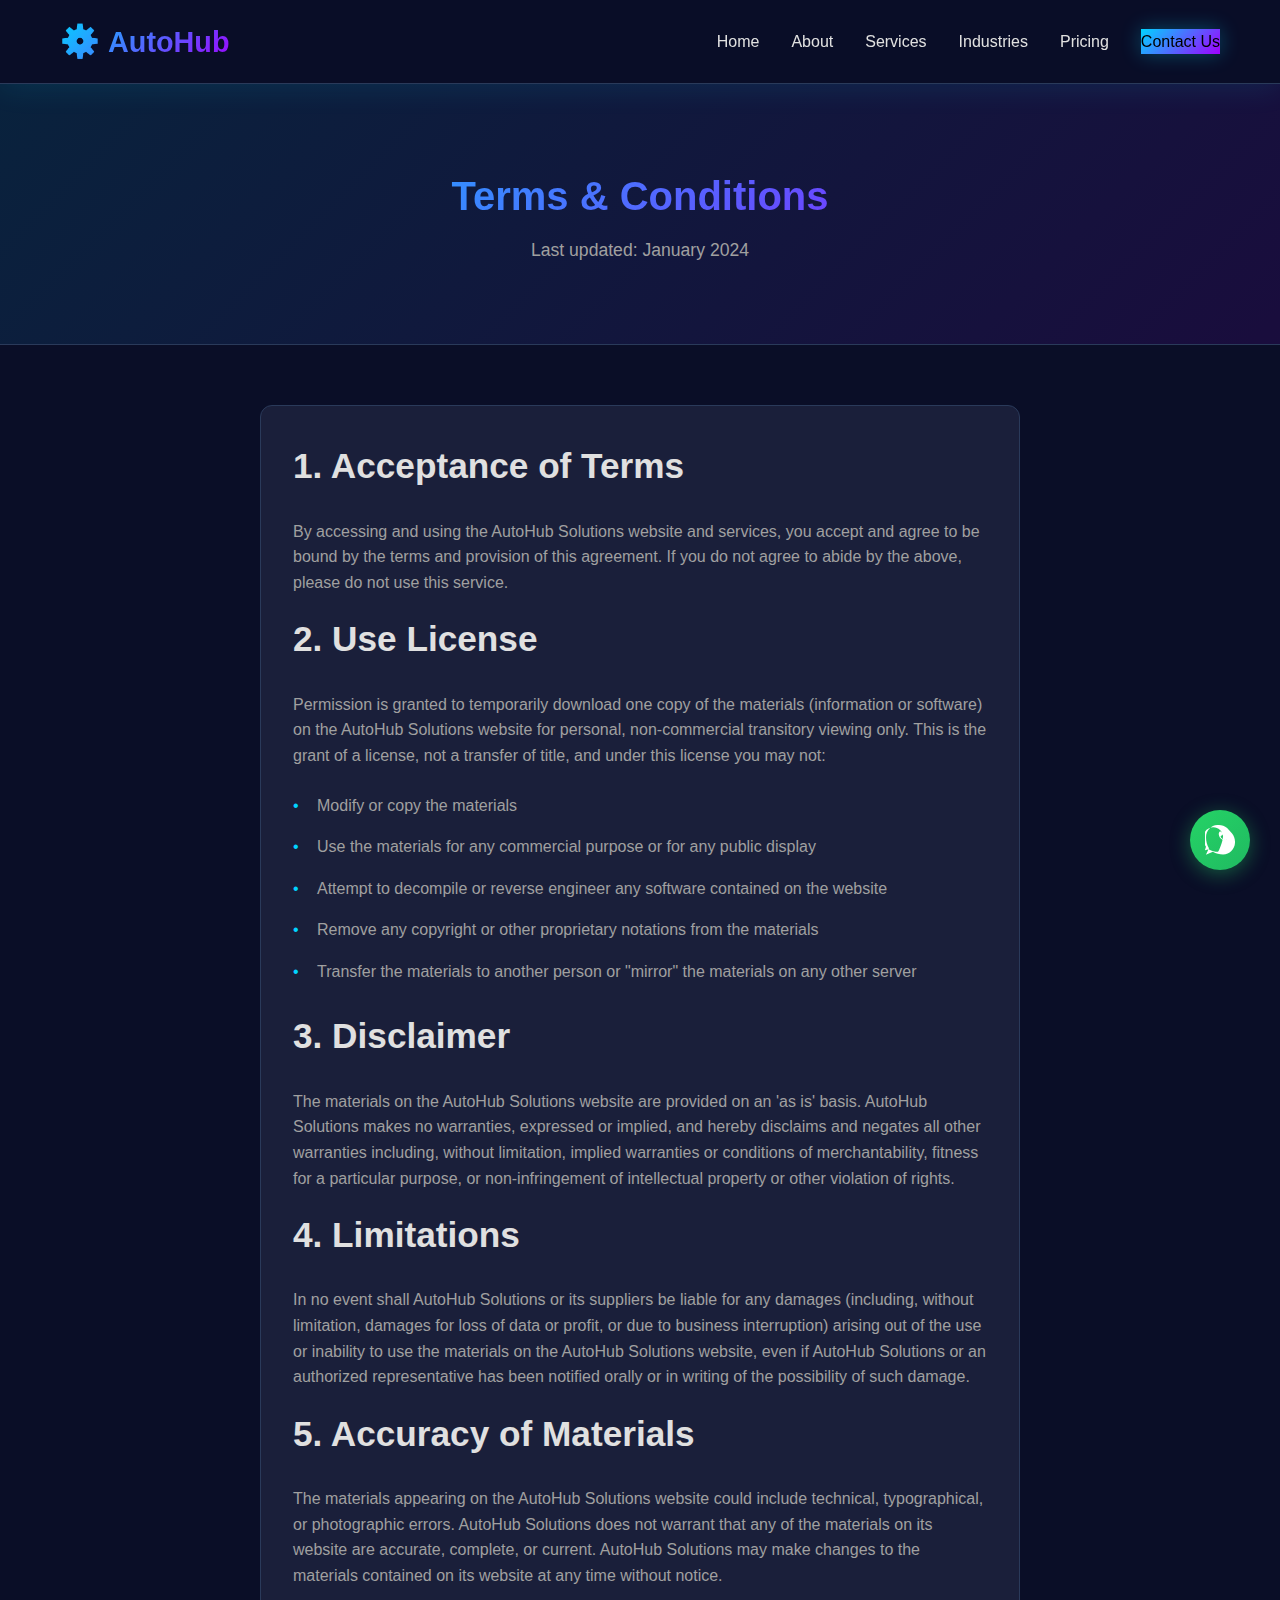
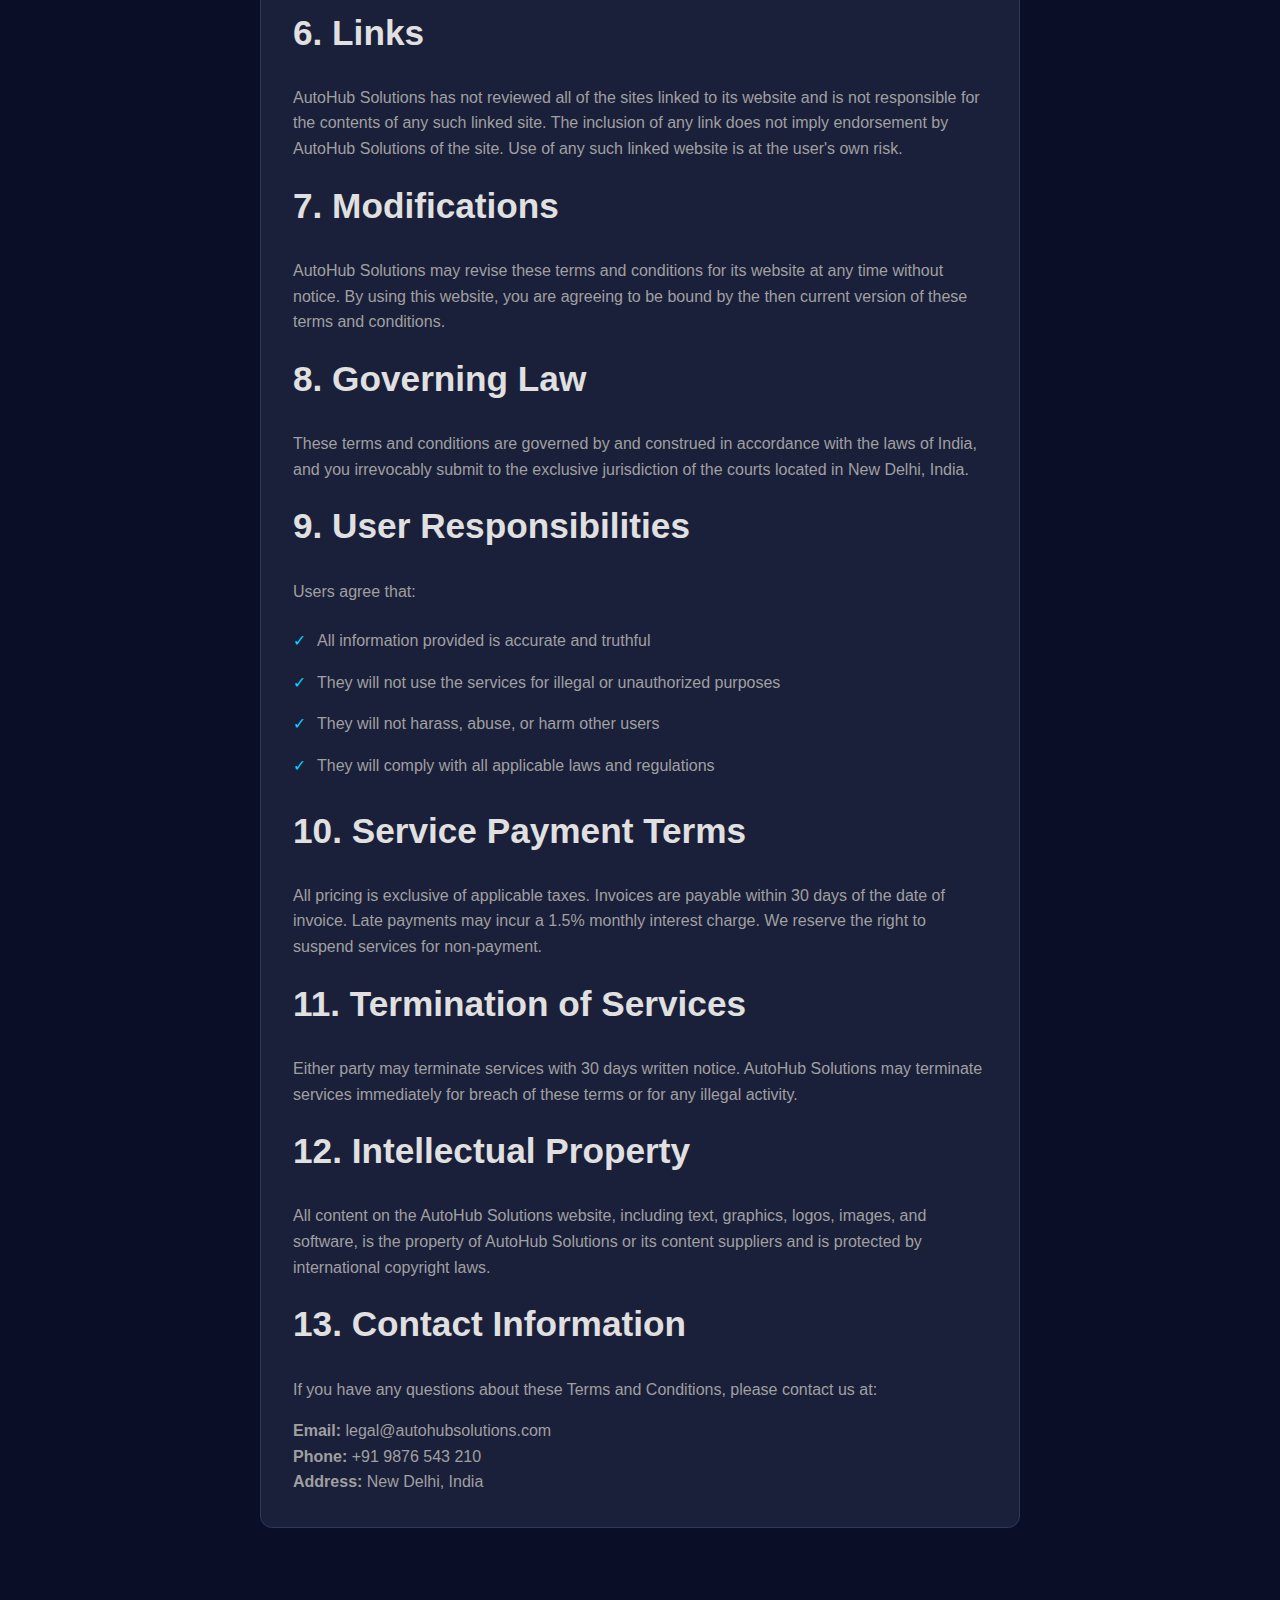
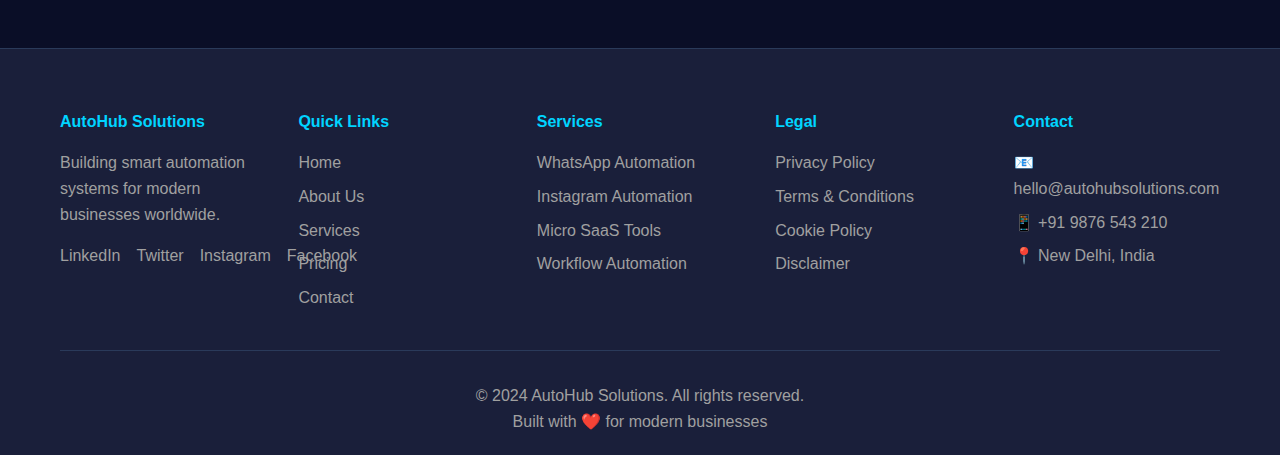
<file: terms.html>
<!DOCTYPE html>
<html lang="en">
<head>
    <meta charset="UTF-8">
    <meta name="viewport" content="width=device-width, initial-scale=1.0">
    <meta name="description" content="Terms & Conditions - AutoHub Solutions. Review our terms of service and user agreement.">
    <meta name="robots" content="noindex, follow">
    <title>Terms & Conditions - AutoHub Solutions</title>
    <link rel="stylesheet" href="assets/styles.css">
    <link rel="stylesheet" href="assets/responsive.css">
</head>
<body>
    <!-- Navigation Header -->
    <header class="header sticky-header">
        <div class="container">
            <div class="nav-wrapper">
                <div class="logo">
                    <span class="logo-icon">⚙️</span>
                    <span class="logo-text">AutoHub</span>
                </div>
                
                <nav class="navbar">
                    <a href="index.html" class="nav-link">Home</a>
                    <a href="about.html" class="nav-link">About</a>
                    <a href="services.html" class="nav-link">Services</a>
                    <a href="industries.html" class="nav-link">Industries</a>
                    <a href="pricing.html" class="nav-link">Pricing</a>
                    <a href="contact.html" class="nav-link btn-primary">Contact Us</a>
                </nav>

                <div class="menu-toggle">
                    <span></span>
                    <span></span>
                    <span></span>
                </div>
            </div>
        </div>
    </header>

    <!-- Mobile Menu -->
    <div class="mobile-menu">
        <a href="index.html">Home</a>
        <a href="about.html">About</a>
        <a href="services.html">Services</a>
        <a href="industries.html">Industries</a>
        <a href="pricing.html">Pricing</a>
        <a href="contact.html">Contact Us</a>
    </div>

    <!-- Content -->
    <section class="page-hero">
        <div class="container">
            <h1>Terms & Conditions</h1>
            <p>Last updated: January 2024</p>
        </div>
    </section>

    <section style="padding: 60px 0;">
        <div class="container" style="max-width: 800px;">
            <div style="background: var(--card-bg); border: 1px solid var(--border-color); border-radius: 12px; padding: 2rem;">
                
                <h2 style="text-align: left; margin-bottom: 1.5rem;">1. Acceptance of Terms</h2>
                <p style="color: var(--text-muted); margin-bottom: 1rem;">
                    By accessing and using the AutoHub Solutions website and services, you accept and agree to be bound by the terms and provision of this agreement. If you do not agree to abide by the above, please do not use this service.
                </p>

                <h2 style="text-align: left; margin-bottom: 1.5rem;">2. Use License</h2>
                <p style="color: var(--text-muted); margin-bottom: 1rem;">
                    Permission is granted to temporarily download one copy of the materials (information or software) on the AutoHub Solutions website for personal, non-commercial transitory viewing only. This is the grant of a license, not a transfer of title, and under this license you may not:
                </p>
                <ul style="list-style: none; padding: 0; margin-bottom: 1rem;">
                    <li style="color: var(--text-muted); padding: 0.5rem 0; padding-left: 1.5rem; position: relative;">
                        <span style="position: absolute; left: 0; color: var(--primary-color);">•</span>
                        Modify or copy the materials
                    </li>
                    <li style="color: var(--text-muted); padding: 0.5rem 0; padding-left: 1.5rem; position: relative;">
                        <span style="position: absolute; left: 0; color: var(--primary-color);">•</span>
                        Use the materials for any commercial purpose or for any public display
                    </li>
                    <li style="color: var(--text-muted); padding: 0.5rem 0; padding-left: 1.5rem; position: relative;">
                        <span style="position: absolute; left: 0; color: var(--primary-color);">•</span>
                        Attempt to decompile or reverse engineer any software contained on the website
                    </li>
                    <li style="color: var(--text-muted); padding: 0.5rem 0; padding-left: 1.5rem; position: relative;">
                        <span style="position: absolute; left: 0; color: var(--primary-color);">•</span>
                        Remove any copyright or other proprietary notations from the materials
                    </li>
                    <li style="color: var(--text-muted); padding: 0.5rem 0; padding-left: 1.5rem; position: relative;">
                        <span style="position: absolute; left: 0; color: var(--primary-color);">•</span>
                        Transfer the materials to another person or "mirror" the materials on any other server
                    </li>
                </ul>

                <h2 style="text-align: left; margin-bottom: 1.5rem;">3. Disclaimer</h2>
                <p style="color: var(--text-muted); margin-bottom: 1rem;">
                    The materials on the AutoHub Solutions website are provided on an 'as is' basis. AutoHub Solutions makes no warranties, expressed or implied, and hereby disclaims and negates all other warranties including, without limitation, implied warranties or conditions of merchantability, fitness for a particular purpose, or non-infringement of intellectual property or other violation of rights.
                </p>

                <h2 style="text-align: left; margin-bottom: 1.5rem;">4. Limitations</h2>
                <p style="color: var(--text-muted); margin-bottom: 1rem;">
                    In no event shall AutoHub Solutions or its suppliers be liable for any damages (including, without limitation, damages for loss of data or profit, or due to business interruption) arising out of the use or inability to use the materials on the AutoHub Solutions website, even if AutoHub Solutions or an authorized representative has been notified orally or in writing of the possibility of such damage.
                </p>

                <h2 style="text-align: left; margin-bottom: 1.5rem;">5. Accuracy of Materials</h2>
                <p style="color: var(--text-muted); margin-bottom: 1rem;">
                    The materials appearing on the AutoHub Solutions website could include technical, typographical, or photographic errors. AutoHub Solutions does not warrant that any of the materials on its website are accurate, complete, or current. AutoHub Solutions may make changes to the materials contained on its website at any time without notice.
                </p>

                <h2 style="text-align: left; margin-bottom: 1.5rem;">6. Links</h2>
                <p style="color: var(--text-muted); margin-bottom: 1rem;">
                    AutoHub Solutions has not reviewed all of the sites linked to its website and is not responsible for the contents of any such linked site. The inclusion of any link does not imply endorsement by AutoHub Solutions of the site. Use of any such linked website is at the user's own risk.
                </p>

                <h2 style="text-align: left; margin-bottom: 1.5rem;">7. Modifications</h2>
                <p style="color: var(--text-muted); margin-bottom: 1rem;">
                    AutoHub Solutions may revise these terms and conditions for its website at any time without notice. By using this website, you are agreeing to be bound by the then current version of these terms and conditions.
                </p>

                <h2 style="text-align: left; margin-bottom: 1.5rem;">8. Governing Law</h2>
                <p style="color: var(--text-muted); margin-bottom: 1rem;">
                    These terms and conditions are governed by and construed in accordance with the laws of India, and you irrevocably submit to the exclusive jurisdiction of the courts located in New Delhi, India.
                </p>

                <h2 style="text-align: left; margin-bottom: 1.5rem;">9. User Responsibilities</h2>
                <p style="color: var(--text-muted); margin-bottom: 1rem;">
                    Users agree that:
                </p>
                <ul style="list-style: none; padding: 0; margin-bottom: 1rem;">
                    <li style="color: var(--text-muted); padding: 0.5rem 0; padding-left: 1.5rem; position: relative;">
                        <span style="position: absolute; left: 0; color: var(--primary-color);">✓</span>
                        All information provided is accurate and truthful
                    </li>
                    <li style="color: var(--text-muted); padding: 0.5rem 0; padding-left: 1.5rem; position: relative;">
                        <span style="position: absolute; left: 0; color: var(--primary-color);">✓</span>
                        They will not use the services for illegal or unauthorized purposes
                    </li>
                    <li style="color: var(--text-muted); padding: 0.5rem 0; padding-left: 1.5rem; position: relative;">
                        <span style="position: absolute; left: 0; color: var(--primary-color);">✓</span>
                        They will not harass, abuse, or harm other users
                    </li>
                    <li style="color: var(--text-muted); padding: 0.5rem 0; padding-left: 1.5rem; position: relative;">
                        <span style="position: absolute; left: 0; color: var(--primary-color);">✓</span>
                        They will comply with all applicable laws and regulations
                    </li>
                </ul>

                <h2 style="text-align: left; margin-bottom: 1.5rem;">10. Service Payment Terms</h2>
                <p style="color: var(--text-muted); margin-bottom: 1rem;">
                    All pricing is exclusive of applicable taxes. Invoices are payable within 30 days of the date of invoice. Late payments may incur a 1.5% monthly interest charge. We reserve the right to suspend services for non-payment.
                </p>

                <h2 style="text-align: left; margin-bottom: 1.5rem;">11. Termination of Services</h2>
                <p style="color: var(--text-muted); margin-bottom: 1rem;">
                    Either party may terminate services with 30 days written notice. AutoHub Solutions may terminate services immediately for breach of these terms or for any illegal activity.
                </p>

                <h2 style="text-align: left; margin-bottom: 1.5rem;">12. Intellectual Property</h2>
                <p style="color: var(--text-muted); margin-bottom: 1rem;">
                    All content on the AutoHub Solutions website, including text, graphics, logos, images, and software, is the property of AutoHub Solutions or its content suppliers and is protected by international copyright laws.
                </p>

                <h2 style="text-align: left; margin-bottom: 1.5rem;">13. Contact Information</h2>
                <p style="color: var(--text-muted); margin-bottom: 1rem;">
                    If you have any questions about these Terms and Conditions, please contact us at:
                </p>
                <p style="color: var(--text-muted);">
                    <strong>Email:</strong> legal@autohubsolutions.com<br>
                    <strong>Phone:</strong> +91 9876 543 210<br>
                    <strong>Address:</strong> New Delhi, India
                </p>

            </div>
        </div>
    </section>

    <!-- Footer -->
    <footer class="footer">
        <div class="container">
            <div class="footer-content">
                <div class="footer-section">
                    <h4>AutoHub Solutions</h4>
                    <p>Building smart automation systems for modern businesses worldwide.</p>
                    <div class="social-links">
                        <a href="#" class="social-link">LinkedIn</a>
                        <a href="#" class="social-link">Twitter</a>
                        <a href="#" class="social-link">Instagram</a>
                        <a href="#" class="social-link">Facebook</a>
                    </div>
                </div>

                <div class="footer-section">
                    <h4>Quick Links</h4>
                    <a href="index.html">Home</a>
                    <a href="about.html">About Us</a>
                    <a href="services.html">Services</a>
                    <a href="pricing.html">Pricing</a>
                    <a href="contact.html">Contact</a>
                </div>

                <div class="footer-section">
                    <h4>Services</h4>
                    <a href="services.html#whatsapp">WhatsApp Automation</a>
                    <a href="services.html#instagram">Instagram Automation</a>
                    <a href="services.html#saas">Micro SaaS Tools</a>
                    <a href="services.html#workflow">Workflow Automation</a>
                </div>

                <div class="footer-section">
                    <h4>Legal</h4>
                    <a href="privacy.html">Privacy Policy</a>
                    <a href="terms.html">Terms & Conditions</a>
                    <a href="#">Cookie Policy</a>
                    <a href="#">Disclaimer</a>
                </div>

                <div class="footer-section">
                    <h4>Contact</h4>
                    <p>📧 hello@autohubsolutions.com</p>
                    <p>📱 +91 9876 543 210</p>
                    <p>📍 New Delhi, India</p>
                </div>
            </div>

            <div class="footer-bottom">
                <p>&copy; 2024 AutoHub Solutions. All rights reserved.</p>
                <p>Built with ❤️ for modern businesses</p>
            </div>
        </div>
    </footer>

    <!-- WhatsApp Floating Button -->
    <a href="https://wa.me/919876543210?text=Hello%20AutoHub%20Solutions" class="whatsapp-float" target="_blank" title="Chat with us on WhatsApp">
        <svg viewBox="0 0 24 24" width="24" height="24" viewBox="0 0 24 24" fill="none" xmlns="http://www.w3.org/2000/svg">
            <path d="M17.6915026,2.4744748 C15.6693616,0.409779545 12.9581152,0 10.4147785,-0.0141124179 C5.07273955,0 0.842175885,4.32295703 0.82987144,9.80194705 C0.810572451,12.8911065 1.58788805,15.9081335 3.15823897,18.5267258 L0.734206151,23.7764652 L6.28823305,21.4161549 C8.75948108,22.8194131 11.5894429,23.5658196 14.4771816,23.5658196 L14.4859268,23.5658196 C19.8274143,23.5658196 24,19.2428682 24.0123452,13.7638778 C24.0247905,11.2215901 23.2474578,8.81938996 21.684104,6.8042819 Z M10.4147785,21.4948843 C7.87885541,21.4948843 5.40325349,20.8597064 3.27009876,19.6718694 L2.94418821,19.4832962 L-0.111225393,20.3143703 L0.777571362,17.3924969 L0.564141722,17.0686649 C-0.767156918,14.8010224 -1.35628269,12.1788908 -1.35628269,9.80194705 C-1.35628269,5.41607819 2.30761769,1.85024001 6.68926513,1.85024001 C8.65590326,1.86433213 10.5346531,2.61233544 11.9919532,3.95129713 C13.4492533,5.29025883 14.398597,7.11435927 14.4147785,9.04646842 C14.4009335,13.4323372 10.747269,21.4948843 10.4147785,21.4948843 Z M17.8678211,11.4744748 C17.6915026,11.3695121 16.6563168,10.8650326 16.4915026,10.8071989 C16.3266884,10.7493651 16.2104635,10.7203482 16.0942386,10.8971486 C15.9780137,11.0739489 15.5496661,11.5783006 15.4486956,11.7040463 C15.3477251,11.829792 15.2467546,11.844976 15.0704361,11.7400134 C14.8941176,11.6350507 14.2806957,11.4269137 13.5528542,10.7493651 C12.9935913,10.2294234 12.6115444,9.57982211 12.5105739,9.40284108 C12.4096034,9.22585905 12.5105739,9.11625338 12.6115444,9.01128913 C12.7035834,8.91632487 12.8141879,8.7473767 12.9151584,8.64590504 C13.0161289,8.54443338 13.0810775,8.47634177 13.1820479,8.47634177 C13.2830184,8.47634177 13.3739554,8.47634177 13.4485266,8.46353412 C13.5190787,8.45244626 13.6199227,8.4148671 13.7208633,8.28323386 C13.8218038,8.15160061 14.1546938,7.64726653 14.2556644,7.48029098 C14.3566349,7.31331544 14.2556644,7.18168219 14.1546938,7.07671794 C14.0537233,6.97175368 13.1820479,5.79649973 12.9951259,5.45526872 C12.8141879,5.12265506 12.6282215,5.17047589 12.4947339,5.17047589 C12.3743166,5.17047589 12.2540993,5.17047589 12.1338819,5.17047589 C12.0135646,5.17047589 11.8159621,5.2293096 11.6511478,5.40628839 C11.4863336,5.58326718 10.9970664,6.10018806 10.9970664,7.27565268 C10.9970664,8.45111729 11.6719246,9.57982211 11.7728951,9.70555781 C11.8738656,9.82987144 12.6115444,11.0149812 13.8277421,11.6140147 C14.0502326,11.7243101 14.2305117,11.7823657 14.371609,11.8187433 C14.5900231,11.8741119 14.8484151,11.8649307 15.0352038,11.76 C15.2487937,11.6350507 15.8619965,11.3695121 15.9630671,11.1215618 C16.0640376,10.8736116 16.0640376,10.6658345 15.9956314,10.6155099 C15.9272252,10.5651853 15.8110003,10.5360685 15.6595816,10.5009348 Z" fill="white"/>
        </svg>
    </a>

    <script src="assets/script.js"></script>
</body>
</html>
</file>
<file: assets/styles.css>
:root {
    --primary-color: #00d4ff;
    --secondary-color: #a000ff;
    --dark-bg: #0a0e27;
    --card-bg: #1a1f3a;
    --text-light: #e0e0e0;
    --text-muted: #a0a0a0;
    --border-color: #2a3a5a;
    --success-color: #4ade80;
    --error-color: #ef4444;
    --transition: all 0.3s ease;
}

* {
    margin: 0;
    padding: 0;
    box-sizing: border-box;
}

html {
    scroll-behavior: smooth;
}

body {
    font-family: 'Segoe UI', Tahoma, Geneva, Verdana, sans-serif;
    background-color: var(--dark-bg);
    color: var(--text-light);
    line-height: 1.6;
}

.container {
    max-width: 1200px;
    margin: 0 auto;
    padding: 0 20px;
}

/* Header & Navigation */
.header {
    background: rgba(10, 14, 39, 0.95);
    backdrop-filter: blur(10px);
    border-bottom: 1px solid var(--border-color);
    position: relative;
    z-index: 100;
    transition: var(--transition);
}

.header.sticky-header {
    position: sticky;
    top: 0;
    box-shadow: 0 4px 30px rgba(0, 212, 255, 0.1);
}

.nav-wrapper {
    display: flex;
    justify-content: space-between;
    align-items: center;
    padding: 1rem 0;
}

.logo {
    display: flex;
    align-items: center;
    gap: 0.5rem;
    font-size: 1.8rem;
    font-weight: 700;
    background: linear-gradient(135deg, var(--primary-color), var(--secondary-color));
    -webkit-background-clip: text;
    -webkit-text-fill-color: transparent;
    background-clip: text;
}

.logo-icon {
    font-size: 2rem;
}

.navbar {
    display: flex;
    gap: 2rem;
    align-items: center;
}

.nav-link {
    color: var(--text-light);
    text-decoration: none;
    transition: var(--transition);
    font-weight: 500;
    position: relative;
}

.nav-link:hover,
.nav-link.active {
    color: var(--primary-color);
}

.nav-link.active::after {
    content: '';
    position: absolute;
    bottom: -5px;
    left: 0;
    width: 100%;
    height: 2px;
    background: var(--primary-color);
}

.menu-toggle {
    display: none;
    flex-direction: column;
    cursor: pointer;
    gap: 5px;
}

.menu-toggle span {
    width: 25px;
    height: 3px;
    background: var(--primary-color);
    border-radius: 3px;
    transition: var(--transition);
}

.mobile-menu {
    display: none;
    position: fixed;
    top: 70px;
    left: 0;
    right: 0;
    background: var(--card-bg);
    border-bottom: 1px solid var(--border-color);
    padding: 1rem 0;
    z-index: 99;
}

.mobile-menu a {
    display: block;
    padding: 0.75rem 20px;
    color: var(--text-light);
    text-decoration: none;
    border-left: 3px solid transparent;
    transition: var(--transition);
}

.mobile-menu a:hover,
.mobile-menu a.active {
    background: rgba(0, 212, 255, 0.1);
    border-left-color: var(--primary-color);
    color: var(--primary-color);
}

/* Buttons */
.btn {
    display: inline-block;
    padding: 0.75rem 1.5rem;
    border: none;
    border-radius: 8px;
    font-weight: 600;
    cursor: pointer;
    transition: var(--transition);
    text-decoration: none;
    font-size: 1rem;
    text-align: center;
}

.btn-primary {
    background: linear-gradient(135deg, var(--primary-color), var(--secondary-color));
    color: #000;
    box-shadow: 0 0 20px rgba(0, 212, 255, 0.3);
}

.btn-primary:hover {
    box-shadow: 0 0 40px rgba(0, 212, 255, 0.6);
    transform: translateY(-2px);
}

.btn-secondary {
    background: transparent;
    color: var(--primary-color);
    border: 2px solid var(--primary-color);
}

.btn-secondary:hover {
    background: rgba(0, 212, 255, 0.1);
}

/* Hero Section */
.hero {
    position: relative;
    padding: 100px 0;
    overflow: hidden;
    background: linear-gradient(135deg, rgba(0, 212, 255, 0.05), rgba(160, 0, 255, 0.05));
}

.hero-content {
    position: relative;
    z-index: 2;
    text-align: center;
}

.hero-title {
    font-size: 3.5rem;
    font-weight: 700;
    margin-bottom: 1rem;
    background: linear-gradient(135deg, var(--primary-color), var(--secondary-color));
    -webkit-background-clip: text;
    -webkit-text-fill-color: transparent;
    background-clip: text;
    line-height: 1.2;
}

.hero-subtitle {
    font-size: 1.3rem;
    color: var(--text-muted);
    margin-bottom: 2rem;
    max-width: 600px;
    margin-left: auto;
    margin-right: auto;
}

.hero-buttons {
    display: flex;
    gap: 1rem;
    justify-content: center;
    flex-wrap: wrap;
}

.hero-background {
    position: absolute;
    top: 0;
    left: 0;
    right: 0;
    bottom: 0;
    z-index: 1;
    overflow: hidden;
}

.floating-box {
    position: absolute;
    border: 2px solid var(--primary-color);
    border-radius: 20px;
    opacity: 0.1;
    animation: float 6s ease-in-out infinite;
}

.box1 {
    width: 300px;
    height: 300px;
    top: 10%;
    right: 5%;
}

.box2 {
    width: 200px;
    height: 200px;
    bottom: 10%;
    left: 5%;
    animation-delay: 2s;
}

.box3 {
    width: 150px;
    height: 150px;
    top: 50%;
    left: 50%;
    animation-delay: 4s;
}

@keyframes float {
    0%, 100% { transform: translateY(0px) rotate(0deg); }
    50% { transform: translateY(-20px) rotate(10deg); }
}

/* Page Hero */
.page-hero {
    background: linear-gradient(135deg, rgba(0, 212, 255, 0.1), rgba(160, 0, 255, 0.1));
    padding: 80px 0;
    text-align: center;
    border-bottom: 1px solid var(--border-color);
}

.page-hero h1 {
    font-size: 2.5rem;
    margin-bottom: 0.5rem;
    background: linear-gradient(135deg, var(--primary-color), var(--secondary-color));
    -webkit-background-clip: text;
    -webkit-text-fill-color: transparent;
    background-clip: text;
}

.page-hero p {
    font-size: 1.1rem;
    color: var(--text-muted);
}

/* Sections */
section {
    padding: 80px 0;
}

section.alternate {
    background: rgba(26, 31, 58, 0.5);
}

h2 {
    font-size: 2.2rem;
    margin-bottom: 1rem;
    text-align: center;
}

h3 {
    font-size: 1.5rem;
    margin-bottom: 0.75rem;
}

.section-subtitle {
    text-align: center;
    color: var(--text-muted);
    font-size: 1.1rem;
    margin-bottom: 3rem;
    max-width: 600px;
    margin-left: auto;
    margin-right: auto;
}

/* Feature Cards */
.features-grid,
.services-grid,
.industries-grid,
.values-grid,
.reasons-grid,
.team-grid,
.testimonials-grid,
.addons-grid,
.metrics-grid,
.case-studies-grid,
.benefits-grid {
    display: grid;
    grid-template-columns: repeat(auto-fit, minmax(280px, 1fr));
    gap: 2rem;
    margin: 3rem 0;
}

.feature-card,
.service-card,
.industry-card,
.value-card,
.reason-card,
.team-member,
.testimonial-card,
.addon-card,
.metric-card,
.case-study-card,
.benefit-card {
    background: var(--card-bg);
    border: 1px solid var(--border-color);
    border-radius: 12px;
    padding: 2rem;
    transition: var(--transition);
    position: relative;
    overflow: hidden;
}

.feature-card::before,
.service-card::before,
.value-card::before,
.benefit-card::before {
    content: '';
    position: absolute;
    top: 0;
    left: 0;
    right: 0;
    height: 3px;
    background: linear-gradient(135deg, var(--primary-color), var(--secondary-color));
}

.feature-card:hover,
.service-card:hover,
.industry-card:hover,
.value-card:hover,
.reason-card:hover,
.addon-card:hover {
    transform: translateY(-5px);
    border-color: var(--primary-color);
    box-shadow: 0 10px 30px rgba(0, 212, 255, 0.2);
}

.feature-icon,
.service-icon,
.industry-icon,
.value-icon,
.benefit-icon,
.contact-icon {
    font-size: 2.5rem;
    margin-bottom: 1rem;
}

.card-link {
    color: var(--primary-color);
    text-decoration: none;
    font-weight: 600;
    transition: var(--transition);
    display: inline-block;
    margin-top: 1rem;
}

.card-link:hover {
    color: var(--secondary-color);
    transform: translateX(5px);
}

/* Benefits List */
.benefits-grid {
    display: grid;
    grid-template-columns: repeat(4, 1fr);
    gap: 1.5rem;
    margin: 2rem 0;
}

.benefit-item {
    text-align: center;
    padding: 2rem 1rem;
    background: rgba(0, 212, 255, 0.05);
    border: 1px solid var(--border-color);
    border-radius: 12px;
}

.benefit-number {
    font-size: 2.5rem;
    font-weight: 700;
    background: linear-gradient(135deg, var(--primary-color), var(--secondary-color));
    -webkit-background-clip: text;
    -webkit-text-fill-color: transparent;
    background-clip: text;
    display: block;
    margin-bottom: 0.5rem;
}

.benefits-list {
    background: var(--card-bg);
    border: 1px solid var(--border-color);
    border-radius: 12px;
    padding: 2rem;
    margin: 2rem 0;
}

.benefits-list h3 {
    margin-bottom: 1.5rem;
}

.benefits-list ul {
    list-style: none;
}

.benefits-list li {
    padding: 0.75rem 0;
    padding-left: 2rem;
    position: relative;
    border-bottom: 1px solid var(--border-color);
}

.benefits-list li:last-child {
    border-bottom: none;
}

.benefits-list li::before {
    content: '✓';
    position: absolute;
    left: 0;
    color: var(--primary-color);
    font-weight: bold;
}

/* Services Section */
.service-section {
    padding: 60px 0;
}

.service-header {
    text-align: center;
    margin-bottom: 3rem;
}

.service-features {
    margin: 3rem 0;
}

.features-list {
    display: grid;
    grid-template-columns: repeat(auto-fit, minmax(300px, 1fr));
    gap: 1.5rem;
    margin: 2rem 0;
}

.feature-item {
    background: var(--card-bg);
    border: 1px solid var(--border-color);
    border-radius: 12px;
    padding: 1.5rem;
    transition: var(--transition);
}

.feature-item:hover {
    border-color: var(--primary-color);
    box-shadow: 0 5px 15px rgba(0, 212, 255, 0.1);
}

.feature-item h4 {
    color: var(--primary-color);
    margin-bottom: 0.5rem;
}

.service-benefits {
    background: rgba(0, 212, 255, 0.05);
    border: 1px solid var(--border-color);
    border-radius: 12px;
    padding: 2rem;
    margin: 2rem 0;
}

.service-benefits h3 {
    margin-bottom: 1.5rem;
}

.service-benefits ul {
    list-style: none;
    display: grid;
    grid-template-columns: repeat(auto-fit, minmax(200px, 1fr));
    gap: 1rem;
}

.service-benefits li {
    padding: 0.75rem;
}

/* Testimonials */
.testimonial-card {
    background: var(--card-bg);
    border: 1px solid var(--border-color);
    border-radius: 12px;
    padding: 2rem;
    transition: var(--transition);
}

.testimonial-card:hover {
    border-color: var(--primary-color);
}

.stars {
    color: #ffd700;
    font-size: 1.2rem;
    margin-bottom: 1rem;
}

.testimonial-author {
    display: flex;
    gap: 1rem;
    margin-top: 1.5rem;
    padding-top: 1.5rem;
    border-top: 1px solid var(--border-color);
}

.author-avatar {
    width: 50px;
    height: 50px;
    background: linear-gradient(135deg, var(--primary-color), var(--secondary-color));
    border-radius: 50%;
    display: flex;
    align-items: center;
    justify-content: center;
    font-weight: 700;
    color: #000;
}

.author-name {
    font-weight: 600;
}

.author-title {
    font-size: 0.85rem;
    color: var(--text-muted);
}

/* FAQ Section */
.faq-container {
    max-width: 800px;
    margin: 0 auto;
}

.faq-item {
    background: var(--card-bg);
    border: 1px solid var(--border-color);
    border-radius: 12px;
    margin-bottom: 1rem;
    overflow: hidden;
    transition: var(--transition);
}

.faq-question {
    padding: 1.5rem;
    cursor: pointer;
    display: flex;
    justify-content: space-between;
    align-items: center;
    user-select: none;
    background: linear-gradient(135deg, rgba(0, 212, 255, 0.05), rgba(160, 0, 255, 0.05));
    transition: var(--transition);
}

.faq-question:hover {
    background: rgba(0, 212, 255, 0.1);
}

.faq-question h3 {
    margin: 0;
    flex: 1;
}

.faq-toggle {
    font-size: 1.5rem;
    color: var(--primary-color);
    font-weight: bold;
    transition: var(--transition);
}

.faq-item.active .faq-toggle {
    transform: rotate(45deg);
}

.faq-answer {
    max-height: 0;
    overflow: hidden;
    transition: var(--transition);
    padding: 0 1.5rem;
}

.faq-item.active .faq-answer {
    max-height: 500px;
    padding: 1.5rem;
}

.faq-answer p {
    color: var(--text-muted);
    margin: 0.5rem 0;
}

.faq-answer a {
    color: var(--primary-color);
    text-decoration: none;
}

.faq-answer a:hover {
    text-decoration: underline;
}

/* Contact CTA */
.contact-cta {
    background: linear-gradient(135deg, rgba(0, 212, 255, 0.1), rgba(160, 0, 255, 0.1));
    border-top: 1px solid var(--border-color);
    border-bottom: 1px solid var(--border-color);
    text-align: center;
    padding: 60px 0;
}

.contact-cta h2 {
    margin-bottom: 0.5rem;
}

.contact-cta p {
    font-size: 1.1rem;
    color: var(--text-muted);
    margin-bottom: 2rem;
}

.contact-cta-buttons {
    display: flex;
    gap: 1rem;
    justify-content: center;
    flex-wrap: wrap;
}

/* Footer */
.footer {
    background: var(--card-bg);
    border-top: 1px solid var(--border-color);
    padding: 60px 0 20px;
    margin-top: 60px;
}

.footer-content {
    display: grid;
    grid-template-columns: repeat(auto-fit, minmax(200px, 1fr));
    gap: 2rem;
    margin-bottom: 2rem;
}

.footer-section h4 {
    color: var(--primary-color);
    margin-bottom: 1rem;
}

.footer-section a,
.footer-section p {
    display: block;
    color: var(--text-muted);
    text-decoration: none;
    transition: var(--transition);
    margin-bottom: 0.5rem;
}

.footer-section a:hover {
    color: var(--primary-color);
    padding-left: 5px;
}

.social-links {
    display: flex;
    gap: 1rem;
    margin-top: 1rem;
}

.social-link {
    display: inline-block;
    margin-bottom: 0 !important;
}

.footer-bottom {
    border-top: 1px solid var(--border-color);
    padding-top: 2rem;
    text-align: center;
    color: var(--text-muted);
}

/* Contact Form */
.contact-section {
    padding: 60px 0;
}

.contact-wrapper {
    display: grid;
    grid-template-columns: 1fr 1fr;
    gap: 3rem;
    align-items: start;
}

.contact-info {
    background: var(--card-bg);
    border: 1px solid var(--border-color);
    border-radius: 12px;
    padding: 2rem;
}

.contact-info h2 {
    text-align: left;
    margin-bottom: 1rem;
}

.contact-details {
    margin: 2rem 0;
}

.contact-item {
    display: flex;
    gap: 1rem;
    margin-bottom: 2rem;
}

.contact-icon {
    font-size: 2rem;
    flex-shrink: 0;
}

.contact-text h4 {
    color: var(--primary-color);
    margin-bottom: 0.5rem;
}

.contact-text p {
    margin: 0.25rem 0;
}

.contact-subtitle {
    font-size: 0.9rem;
    color: var(--text-muted);
}

.contact-text a {
    color: var(--primary-color);
    text-decoration: none;
    transition: var(--transition);
}

.contact-text a:hover {
    color: var(--secondary-color);
}

.response-time {
    background: rgba(0, 212, 255, 0.05);
    border: 1px solid var(--border-color);
    border-radius: 12px;
    padding: 1.5rem;
    margin-top: 2rem;
}

.response-time h4 {
    margin-bottom: 1rem;
}

.response-time ul {
    list-style: none;
}

.response-time li {
    padding: 0.5rem 0;
    border-bottom: 1px solid var(--border-color);
}

.response-time li:last-child {
    border-bottom: none;
}

/* Contact Form */
.contact-form-wrapper {
    background: var(--card-bg);
    border: 1px solid var(--border-color);
    border-radius: 12px;
    padding: 2rem;
}

.contact-form-wrapper h2 {
    text-align: left;
    margin-bottom: 0.5rem;
}

.contact-form {
    margin-top: 2rem;
}

.form-group {
    margin-bottom: 1.5rem;
}

.form-row {
    display: grid;
    grid-template-columns: 1fr 1fr;
    gap: 1rem;
}

label {
    display: block;
    margin-bottom: 0.5rem;
    color: var(--primary-color);
    font-weight: 600;
}

.required {
    color: var(--error-color);
}

input[type="text"],
input[type="email"],
input[type="tel"],
select,
textarea {
    width: 100%;
    padding: 0.75rem;
    background: rgba(0, 0, 0, 0.3);
    border: 1px solid var(--border-color);
    border-radius: 8px;
    color: var(--text-light);
    font-family: inherit;
    transition: var(--transition);
}

input[type="text"]:focus,
input[type="email"]:focus,
input[type="tel"]:focus,
select:focus,
textarea:focus {
    outline: none;
    border-color: var(--primary-color);
    background: rgba(0, 212, 255, 0.05);
    box-shadow: 0 0 10px rgba(0, 212, 255, 0.2);
}

select {
    cursor: pointer;
}

textarea {
    resize: vertical;
    font-family: inherit;
}

.form-group.checkbox {
    display: flex;
    align-items: center;
    gap: 0.75rem;
    margin-bottom: 2rem;
}

input[type="checkbox"] {
    width: 20px;
    height: 20px;
    cursor: pointer;
    accent-color: var(--primary-color);
}

.form-group.checkbox label {
    margin-bottom: 0;
    font-weight: 500;
    color: var(--text-light);
}

.form-group.checkbox a {
    color: var(--primary-color);
    text-decoration: none;
}

.form-group.checkbox a:hover {
    text-decoration: underline;
}

.error-message {
    display: block;
    color: var(--error-color);
    font-size: 0.85rem;
    margin-top: 0.25rem;
    min-height: 1.2rem;
}

.form-message {
    padding: 1rem;
    border-radius: 8px;
    margin-top: 1rem;
    display: none;
    text-align: center;
    font-weight: 600;
}

.form-message.success {
    display: block;
    background: rgba(74, 222, 128, 0.1);
    border: 1px solid var(--success-color);
    color: var(--success-color);
}

.form-message.error {
    display: block;
    background: rgba(239, 68, 68, 0.1);
    border: 1px solid var(--error-color);
    color: var(--error-color);
}

/* Pricing Section */
.pricing-toggle-section {
    text-align: center;
    padding: 2rem 0;
}

.toggle-container {
    display: flex;
    justify-content: center;
    align-items: center;
    gap: 1rem;
}

.toggle-label {
    color: var(--text-muted);
    font-weight: 500;
}

.save-badge {
    background: var(--primary-color);
    color: #000;
    padding: 0.25rem 0.75rem;
    border-radius: 20px;
    font-size: 0.85rem;
    font-weight: 700;
    margin-left: 0.5rem;
}

.toggle-switch {
    position: relative;
    width: 60px;
    height: 30px;
    background: var(--border-color);
    border-radius: 15px;
    cursor: pointer;
}

.toggle-checkbox {
    display: none;
}

.toggle-label-switch {
    position: absolute;
    top: 3px;
    left: 3px;
    width: 24px;
    height: 24px;
    background: var(--primary-color);
    border-radius: 50%;
    transition: var(--transition);
}

.toggle-checkbox:checked + .toggle-label-switch {
    left: 33px;
}

.pricing-grid {
    display: grid;
    grid-template-columns: repeat(auto-fit, minmax(320px, 1fr));
    gap: 2rem;
    margin: 3rem 0;
}

.pricing-card {
    background: var(--card-bg);
    border: 1px solid var(--border-color);
    border-radius: 12px;
    padding: 2rem;
    position: relative;
    transition: var(--transition);
}

.pricing-card.featured {
    border-color: var(--primary-color);
    box-shadow: 0 0 30px rgba(0, 212, 255, 0.3);
    transform: scale(1.05);
}

.pricing-card:hover {
    border-color: var(--primary-color);
    transform: translateY(-5px);
}

.plan-badge {
    position: absolute;
    top: -12px;
    right: 20px;
    background: linear-gradient(135deg, var(--primary-color), var(--secondary-color));
    color: #000;
    padding: 0.5rem 1rem;
    border-radius: 20px;
    font-weight: 700;
    font-size: 0.85rem;
}

.plan-header {
    margin-bottom: 1.5rem;
}

.plan-name {
    font-size: 1.5rem;
    margin-bottom: 0.25rem;
}

.plan-subtitle {
    color: var(--text-muted);
    font-size: 0.9rem;
}

.plan-price {
    display: flex;
    align-items: baseline;
    gap: 0.5rem;
    margin-bottom: 1rem;
    font-weight: 700;
}

.currency {
    font-size: 1.5rem;
    color: var(--primary-color);
}

.amount {
    font-size: 2.5rem;
    background: linear-gradient(135deg, var(--primary-color), var(--secondary-color));
    -webkit-background-clip: text;
    -webkit-text-fill-color: transparent;
    background-clip: text;
}

.period {
    color: var(--text-muted);
    font-size: 1rem;
}

.plan-description {
    color: var(--text-muted);
    margin-bottom: 1.5rem;
    font-size: 0.9rem;
}

.plan-features {
    list-style: none;
    margin-bottom: 2rem;
    border-bottom: 1px solid var(--border-color);
    padding-bottom: 1.5rem;
}

.plan-features li {
    padding: 0.5rem 0;
    color: var(--text-muted);
    font-size: 0.95rem;
}

.plan-features li::before {
    content: '✓ ';
    color: var(--primary-color);
    font-weight: bold;
}

/* Comparison Table */
.comparison-table {
    overflow-x: auto;
    margin: 2rem 0;
}

table {
    width: 100%;
    border-collapse: collapse;
    background: var(--card-bg);
    border: 1px solid var(--border-color);
    border-radius: 12px;
    overflow: hidden;
}

th,
td {
    padding: 1rem;
    text-align: left;
    border-bottom: 1px solid var(--border-color);
}

th {
    background: rgba(0, 212, 255, 0.1);
    color: var(--primary-color);
    font-weight: 700;
}

tr:last-child td {
    border-bottom: none;
}

td {
    color: var(--text-muted);
}

/* Industry Sections */
.industry-content {
    display: grid;
    grid-template-columns: 1fr 1fr;
    gap: 3rem;
    align-items: center;
}

.industry-section.alternate .industry-content {
    direction: rtl;
}

.industry-section.alternate .industry-text {
    direction: ltr;
}

.industry-text h2 {
    text-align: left;
    margin-bottom: 1.5rem;
}

.industry-text ul {
    list-style: none;
    margin: 1rem 0;
}

.industry-text li {
    padding: 0.5rem 0 0.5rem 1.5rem;
    position: relative;
    color: var(--text-muted);
}

.industry-text li::before {
    content: '•';
    position: absolute;
    left: 0;
    color: var(--primary-color);
    font-weight: bold;
}

.industry-visual {
    background: linear-gradient(135deg, rgba(0, 212, 255, 0.1), rgba(160, 0, 255, 0.1));
    border: 2px dashed var(--border-color);
    border-radius: 12px;
    display: flex;
    align-items: center;
    justify-content: center;
    min-height: 300px;
}

.visual-placeholder {
    font-size: 3rem;
    text-align: center;
    color: var(--text-muted);
}

/* About Section */
.story-content {
    display: grid;
    grid-template-columns: 1fr 1fr;
    gap: 3rem;
    align-items: center;
}

.story-text {
    background: var(--card-bg);
    border: 1px solid var(--border-color);
    border-radius: 12px;
    padding: 2rem;
}

.story-text h2 {
    text-align: left;
    margin-bottom: 1.5rem;
}

.story-text p {
    color: var(--text-muted);
    margin-bottom: 1rem;
    line-height: 1.8;
}

.timeline {
    position: relative;
    padding: 2rem 0;
}

.timeline-item {
    position: relative;
    padding-left: 3rem;
    margin-bottom: 2rem;
    padding-bottom: 2rem;
    border-left: 2px solid var(--border-color);
}

.timeline-item:last-child {
    border-left: 2px solid var(--primary-color);
}

.timeline-marker {
    position: absolute;
    left: -13px;
    top: 0;
    width: 24px;
    height: 24px;
    background: var(--primary-color);
    border: 3px solid var(--dark-bg);
    border-radius: 50%;
    display: flex;
    align-items: center;
    justify-content: center;
    font-weight: 700;
    color: #000;
    font-size: 0.85rem;
}

.timeline-item p {
    color: var(--text-muted);
}

/* Mission Vision */
.mission-vision-grid {
    display: grid;
    grid-template-columns: 1fr 1fr;
    gap: 2rem;
    margin: 2rem 0;
}

.mission-card,
.vision-card {
    background: var(--card-bg);
    border: 1px solid var(--border-color);
    border-radius: 12px;
    padding: 2rem;
    transition: var(--transition);
}

.mission-card:hover,
.vision-card:hover {
    border-color: var(--primary-color);
    box-shadow: 0 10px 30px rgba(0, 212, 255, 0.2);
}

.card-icon {
    font-size: 3rem;
    margin-bottom: 1rem;
}

/* Services Overview */
.services-cta,
.industries-cta {
    text-align: center;
    margin-top: 2rem;
}

/* WhatsApp Float Button */
.whatsapp-float {
    position: fixed;
    bottom: 30px;
    right: 30px;
    width: 60px;
    height: 60px;
    background: linear-gradient(135deg, #25d366, #20ba61);
    border-radius: 50%;
    display: flex;
    align-items: center;
    justify-content: center;
    text-decoration: none;
    box-shadow: 0 4px 20px rgba(37, 211, 102, 0.4);
    transition: var(--transition);
    z-index: 90;
    animation: pulse 2s infinite;
}

.whatsapp-float:hover {
    transform: scale(1.1);
    box-shadow: 0 6px 30px rgba(37, 211, 102, 0.6);
}

.whatsapp-float svg {
    width: 30px;
    height: 30px;
}

@keyframes pulse {
    0%, 100% {
        box-shadow: 0 4px 20px rgba(37, 211, 102, 0.4);
    }
    50% {
        box-shadow: 0 4px 40px rgba(37, 211, 102, 0.8);
    }
}

/* Case Studies */
.case-studies-grid {
    grid-template-columns: repeat(auto-fit, minmax(300px, 1fr));
}

.case-study-card {
    background: var(--card-bg);
    border: 1px solid var(--border-color);
    border-radius: 12px;
    padding: 1.5rem;
    transition: var(--transition);
}

.case-study-card h3 {
    margin-bottom: 0.5rem;
}

.case-study-type {
    font-size: 0.85rem;
    color: var(--primary-color);
    font-weight: 600;
    margin-bottom: 1rem;
}

.case-study-result {
    display: flex;
    gap: 1rem;
    margin-top: 1.5rem;
    padding-top: 1.5rem;
    border-top: 1px solid var(--border-color);
}

.case-study-result span {
    background: rgba(0, 212, 255, 0.1);
    padding: 0.5rem 1rem;
    border-radius: 20px;
    font-size: 0.85rem;
    color: var(--primary-color);
    font-weight: 600;
}

/* Add-ons */
.addon-card {
    text-align: center;
    padding: 1.5rem;
}

.addon-price {
    font-size: 1.8rem;
    color: var(--primary-color);
    margin: 1rem 0;
}

.addon-price span {
    font-size: 0.85rem;
    color: var(--text-muted);
}

/* Why Section */
.why-contact {
    background: rgba(26, 31, 58, 0.5);
    padding: 60px 0;
}

.steps-grid {
    display: grid;
    grid-template-columns: repeat(4, 1fr);
    gap: 2rem;
    margin: 2rem 0;
}

.step-card {
    background: var(--card-bg);
    border: 1px solid var(--border-color);
    border-radius: 12px;
    padding: 2rem;
    text-align: center;
    transition: var(--transition);
    position: relative;
}

.step-card:hover {
    border-color: var(--primary-color);
    transform: translateY(-5px);
}

.step-number {
    width: 50px;
    height: 50px;
    background: linear-gradient(135deg, var(--primary-color), var(--secondary-color));
    color: #000;
    border-radius: 50%;
    display: flex;
    align-items: center;
    justify-content: center;
    font-size: 1.5rem;
    font-weight: 700;
    margin: 0 auto 1rem;
}

/* Industry Comparison */
.industry-comparison {
    background: rgba(26, 31, 58, 0.5);
    padding: 60px 0;
}

.pricing-comparison,
.service-comparison {
    background: rgba(26, 31, 58, 0.5);
    padding: 60px 0;
    margin: 60px 0;
}

/* Generic Utils */
.text-center {
    text-align: center;
}

.mt {
    margin-top: 2rem;
}

.reason-card {
    background: var(--card-bg);
    border: 1px solid var(--border-color);
    border-radius: 12px;
    padding: 2rem;
}

.reason-number {
    font-size: 2.5rem;
    font-weight: 700;
    background: linear-gradient(135deg, var(--primary-color), var(--secondary-color));
    -webkit-background-clip: text;
    -webkit-text-fill-color: transparent;
    background-clip: text;
    margin-bottom: 1rem;
}

.benefit-content {
    background: var(--card-bg);
    border: 1px solid var(--border-color);
    border-radius: 12px;
    padding: 2rem;
}

.benefit-content h3 {
    margin-bottom: 1.5rem;
}

.benefit-content ul {
    list-style: none;
}

.benefit-content li {
    padding: 0.75rem 0;
    padding-left: 2rem;
    position: relative;
    border-bottom: 1px solid var(--border-color);
    color: var(--text-muted);
}

.benefit-content li:last-child {
    border-bottom: none;
}

.benefit-content li::before {
    content: '✓';
    position: absolute;
    left: 0;
    color: var(--primary-color);
    font-weight: bold;
}
</file>
<file: assets/responsive.css>
@media (max-width: 768px) {
    /* Navigation */
    .navbar {
        display: none;
    }

    .menu-toggle {
        display: flex;
    }

    .menu-toggle.active span:nth-child(1) {
        transform: rotate(45deg) translate(8px, 8px);
    }

    .menu-toggle.active span:nth-child(2) {
        opacity: 0;
    }

    .menu-toggle.active span:nth-child(3) {
        transform: rotate(-45deg) translate(7px, -7px);
    }

    .mobile-menu.active {
        display: block;
    }

    /* Hero */
    .hero-title {
        font-size: 2.2rem;
    }

    .hero-subtitle {
        font-size: 1rem;
    }

    .hero-buttons {
        flex-direction: column;
        gap: 0.75rem;
    }

    .hero-buttons .btn {
        width: 100%;
    }

    .floating-box {
        opacity: 0.05;
    }

    /* Page Hero */
    .page-hero {
        padding: 50px 0;
    }

    .page-hero h1 {
        font-size: 1.8rem;
    }

    .page-hero p {
        font-size: 1rem;
    }

    /* Sections */
    section {
        padding: 50px 0;
    }

    h2 {
        font-size: 1.8rem;
    }

    h3 {
        font-size: 1.2rem;
    }

    /* Grids */
    .features-grid,
    .services-grid,
    .industries-grid,
    .values-grid,
    .reasons-grid,
    .team-grid,
    .testimonials-grid,
    .addons-grid,
    .benefits-grid,
    .metrics-grid,
    .case-studies-grid {
        grid-template-columns: 1fr;
    }

    .benefits-grid {
        grid-template-columns: 1fr 1fr;
    }

    .pricing-grid {
        grid-template-columns: 1fr;
    }

    .pricing-card.featured {
        transform: scale(1);
    }

    /* Contact */
    .contact-wrapper {
        grid-template-columns: 1fr;
    }

    .contact-info {
        order: 2;
    }

    .contact-form-wrapper {
        order: 1;
    }

    .form-row {
        grid-template-columns: 1fr;
    }

    /* Services Section */
    .service-section {
        padding: 40px 0;
    }

    .features-list {
        grid-template-columns: 1fr;
    }

    /* Industry Sections */
    .industry-content {
        grid-template-columns: 1fr;
    }

    .industry-section.alternate .industry-content {
        direction: ltr;
    }

    .industry-visual {
        min-height: 200px;
    }

    .visual-placeholder {
        font-size: 2rem;
    }

    /* Story */
    .story-content {
        grid-template-columns: 1fr;
    }

    .mission-vision-grid {
        grid-template-columns: 1fr;
    }

    /* Steps */
    .steps-grid {
        grid-template-columns: 1fr 1fr;
    }

    /* Comparison Table */
    .comparison-table {
        font-size: 0.9rem;
    }

    table th,
    table td {
        padding: 0.75rem 0.5rem;
    }

    /* WhatsApp Button */
    .whatsapp-float {
        width: 50px;
        height: 50px;
        bottom: 20px;
        right: 20px;
    }

    .whatsapp-float svg {
        width: 24px;
        height: 24px;
    }

    /* Pricing Toggle */
    .toggle-container {
        flex-wrap: wrap;
        gap: 0.5rem;
    }

    .toggle-label {
        font-size: 0.9rem;
    }

    .save-badge {
        font-size: 0.75rem;
        margin-left: 0;
        display: block;
        margin-top: 0.25rem;
    }

    /* Contact CTA */
    .contact-cta {
        padding: 40px 0;
    }

    .contact-cta-buttons {
        flex-direction: column;
        gap: 0.75rem;
    }

    .contact-cta-buttons .btn {
        width: 100%;
    }

    /* Footer */
    .footer-content {
        grid-template-columns: 1fr;
        gap: 1.5rem;
    }

    .footer-section {
        text-align: center;
    }

    .social-links {
        justify-content: center;
    }

    /* FAQ */
    .faq-container {
        max-width: 100%;
    }

    /* Buttons */
    .btn {
        padding: 0.65rem 1.2rem;
        font-size: 0.95rem;
    }

    /* Forms */
    input[type="text"],
    input[type="email"],
    input[type="tel"],
    select,
    textarea {
        padding: 0.65rem;
    }

    /* Cards */
    .feature-card,
    .service-card,
    .industry-card,
    .value-card,
    .reason-card,
    .team-member,
    .testimonial-card,
    .addon-card,
    .metric-card,
    .case-study-card,
    .benefit-card {
        padding: 1.5rem;
    }

    /* Service Comparison */
    .service-comparison {
        margin: 40px 0;
        padding: 40px 0;
    }

    /* Pricing Comparison */
    .pricing-comparison {
        margin: 40px 0;
        padding: 40px 0;
    }
}

@media (max-width: 480px) {
    /* Header */
    .logo-text {
        display: none;
    }

    .logo {
        font-size: 1.5rem;
    }

    /* Hero */
    .hero {
        padding: 60px 0;
    }

    .hero-title {
        font-size: 1.8rem;
    }

    .hero-subtitle {
        font-size: 0.95rem;
    }

    .hero-buttons {
        flex-direction: column;
    }

    .hero-buttons .btn {
        font-size: 0.9rem;
        padding: 0.6rem 1.2rem;
    }

    /* Page Hero */
    .page-hero {
        padding: 40px 0;
    }

    .page-hero h1 {
        font-size: 1.5rem;
    }

    .page-hero p {
        font-size: 0.9rem;
    }

    /* Sections */
    section {
        padding: 40px 0;
    }

    h2 {
        font-size: 1.5rem;
    }

    h3 {
        font-size: 1.1rem;
    }

    .section-subtitle {
        font-size: 0.95rem;
    }

    /* Grids */
    .features-grid,
    .services-grid,
    .industries-grid,
    .values-grid,
    .reasons-grid,
    .team-grid,
    .testimonials-grid,
    .addons-grid,
    .metrics-grid,
    .case-studies-grid {
        gap: 1rem;
    }

    .benefits-grid {
        grid-template-columns: 1fr;
    }

    .steps-grid {
        grid-template-columns: 1fr;
    }

    /* Cards */
    .feature-card,
    .service-card,
    .industry-card,
    .value-card,
    .reason-card,
    .team-member,
    .testimonial-card,
    .addon-card,
    .metric-card,
    .case-study-card,
    .benefit-card,
    .contact-info,
    .contact-form-wrapper {
        padding: 1.25rem;
    }

    .feature-icon,
    .service-icon,
    .industry-icon,
    .value-icon,
    .benefit-icon,
    .contact-icon {
        font-size: 2rem;
    }

    /* Contact */
    .contact-wrapper {
        gap: 1.5rem;
    }

    .contact-item {
        gap: 0.75rem;
    }

    .contact-icon {
        font-size: 1.5rem;
    }

    /* Forms */
    .contact-form {
        margin-top: 1rem;
    }

    .form-group {
        margin-bottom: 1rem;
    }

    input[type="text"],
    input[type="email"],
    input[type="tel"],
    select,
    textarea {
        padding: 0.6rem;
        font-size: 16px;
    }

    label {
        font-size: 0.9rem;
    }

    /* Buttons */
    .btn {
        padding: 0.6rem 1rem;
        font-size: 0.9rem;
    }

    .contact-cta-buttons {
        gap: 0.5rem;
    }

    .contact-cta-buttons .btn {
        font-size: 0.85rem;
        padding: 0.6rem 0.8rem;
    }

    /* Testimonials */
    .testimonial-author {
        flex-direction: column;
        align-items: flex-start;
    }

    .author-avatar {
        width: 40px;
        height: 40px;
        font-size: 0.8rem;
    }

    /* Pricing */
    .plan-price {
        gap: 0.25rem;
    }

    .currency {
        font-size: 1.2rem;
    }

    .amount {
        font-size: 1.8rem;
    }

    .period {
        font-size: 0.85rem;
    }

    .plan-features li {
        font-size: 0.85rem;
    }

    /* Comparison Table */
    table {
        font-size: 0.8rem;
    }

    table th,
    table td {
        padding: 0.5rem 0.25rem;
    }

    /* Footer */
    .footer-content {
        grid-template-columns: 1fr;
        gap: 1rem;
    }

    .footer-section h4 {
        margin-bottom: 0.75rem;
    }

    .footer-section a,
    .footer-section p {
        font-size: 0.9rem;
        margin-bottom: 0.35rem;
    }

    .social-links {
        gap: 0.5rem;
    }

    .social-link {
        font-size: 0.9rem;
    }

    /* WhatsApp Button */
    .whatsapp-float {
        width: 45px;
        height: 45px;
        bottom: 15px;
        right: 15px;
    }

    .whatsapp-float svg {
        width: 20px;
        height: 20px;
    }

    /* Response Time */
    .response-time {
        margin-top: 1rem;
        padding: 1rem;
    }

    .response-time li {
        font-size: 0.9rem;
    }

    /* Timeline */
    .timeline {
        padding: 1rem 0;
    }

    .timeline-item {
        padding-left: 2rem;
    }

    .timeline-marker {
        left: -11px;
        width: 20px;
        height: 20px;
        font-size: 0.75rem;
    }

    /* Steps Grid */
    .step-card h3 {
        font-size: 1rem;
    }

    .step-card p {
        font-size: 0.85rem;
    }

    .step-number {
        width: 40px;
        height: 40px;
        font-size: 1.2rem;
    }

    /* FAQ */
    .faq-question {
        padding: 1rem;
    }

    .faq-toggle {
        font-size: 1.2rem;
    }

    /* Contact CTA */
    .contact-cta {
        padding: 30px 0;
    }

    .contact-cta h2 {
        font-size: 1.5rem;
    }

    .contact-cta p {
        font-size: 0.95rem;
        margin-bottom: 1.5rem;
    }

    /* Error messages */
    .error-message {
        font-size: 0.8rem;
    }

    /* Form Message */
    .form-message {
        font-size: 0.9rem;
        padding: 0.75rem;
    }

    /* Industry Text */
    .industry-text h2 {
        font-size: 1.5rem;
    }

    .industry-text h3 {
        font-size: 1rem;
    }

    .industry-text li {
        font-size: 0.9rem;
    }

    /* Story Text */
    .story-text p {
        font-size: 0.9rem;
    }

    /* Pricing Toggle */
    .toggle-container {
        gap: 0.3rem;
    }

    .toggle-label {
        font-size: 0.8rem;
    }

    /* Plan Cards */
    .pricing-card {
        padding: 1.5rem 1rem;
    }

    .plan-name {
        font-size: 1.3rem;
    }

    .plan-subtitle {
        font-size: 0.8rem;
    }

    /* Case Study */
    .case-study-result {
        flex-direction: column;
        gap: 0.5rem;
    }

    /* Benefit Item */
    .benefit-item {
        padding: 1rem;
    }

    .benefit-number {
        font-size: 1.8rem;
    }

    /* Horizontal scroll for small screens */
    .comparison-table {
        border-radius: 0;
        margin: 0 -20px;
    }

    table {
        border-radius: 0;
    }
}

/* Ultra-small screens */
@media (max-width: 320px) {
    .container {
        padding: 0 10px;
    }

    .hero-title {
        font-size: 1.5rem;
    }

    .page-hero h1 {
        font-size: 1.3rem;
    }

    h2 {
        font-size: 1.3rem;
    }

    h3 {
        font-size: 1rem;
    }

    .btn {
        padding: 0.5rem 0.8rem;
        font-size: 0.85rem;
    }

    .feature-card,
    .service-card,
    .industry-card,
    .value-card,
    .reason-card,
    .team-member,
    .testimonial-card,
    .addon-card,
    .metric-card,
    .case-study-card,
    .benefit-card {
        padding: 1rem;
    }

    .feature-icon,
    .service-icon,
    .industry-icon,
    .value-icon,
    .benefit-icon {
        font-size: 1.5rem;
    }

    .logo {
        font-size: 1.2rem;
    }

    .logo-icon {
        font-size: 1.5rem;
    }

    .hero {
        padding: 50px 0;
    }

    section {
        padding: 30px 0;
    }

    input[type="text"],
    input[type="email"],
    input[type="tel"],
    select,
    textarea {
        font-size: 16px;
    }

    table {
        font-size: 0.75rem;
    }

    table th,
    table td {
        padding: 0.4rem 0.2rem;
    }
}
</file>
